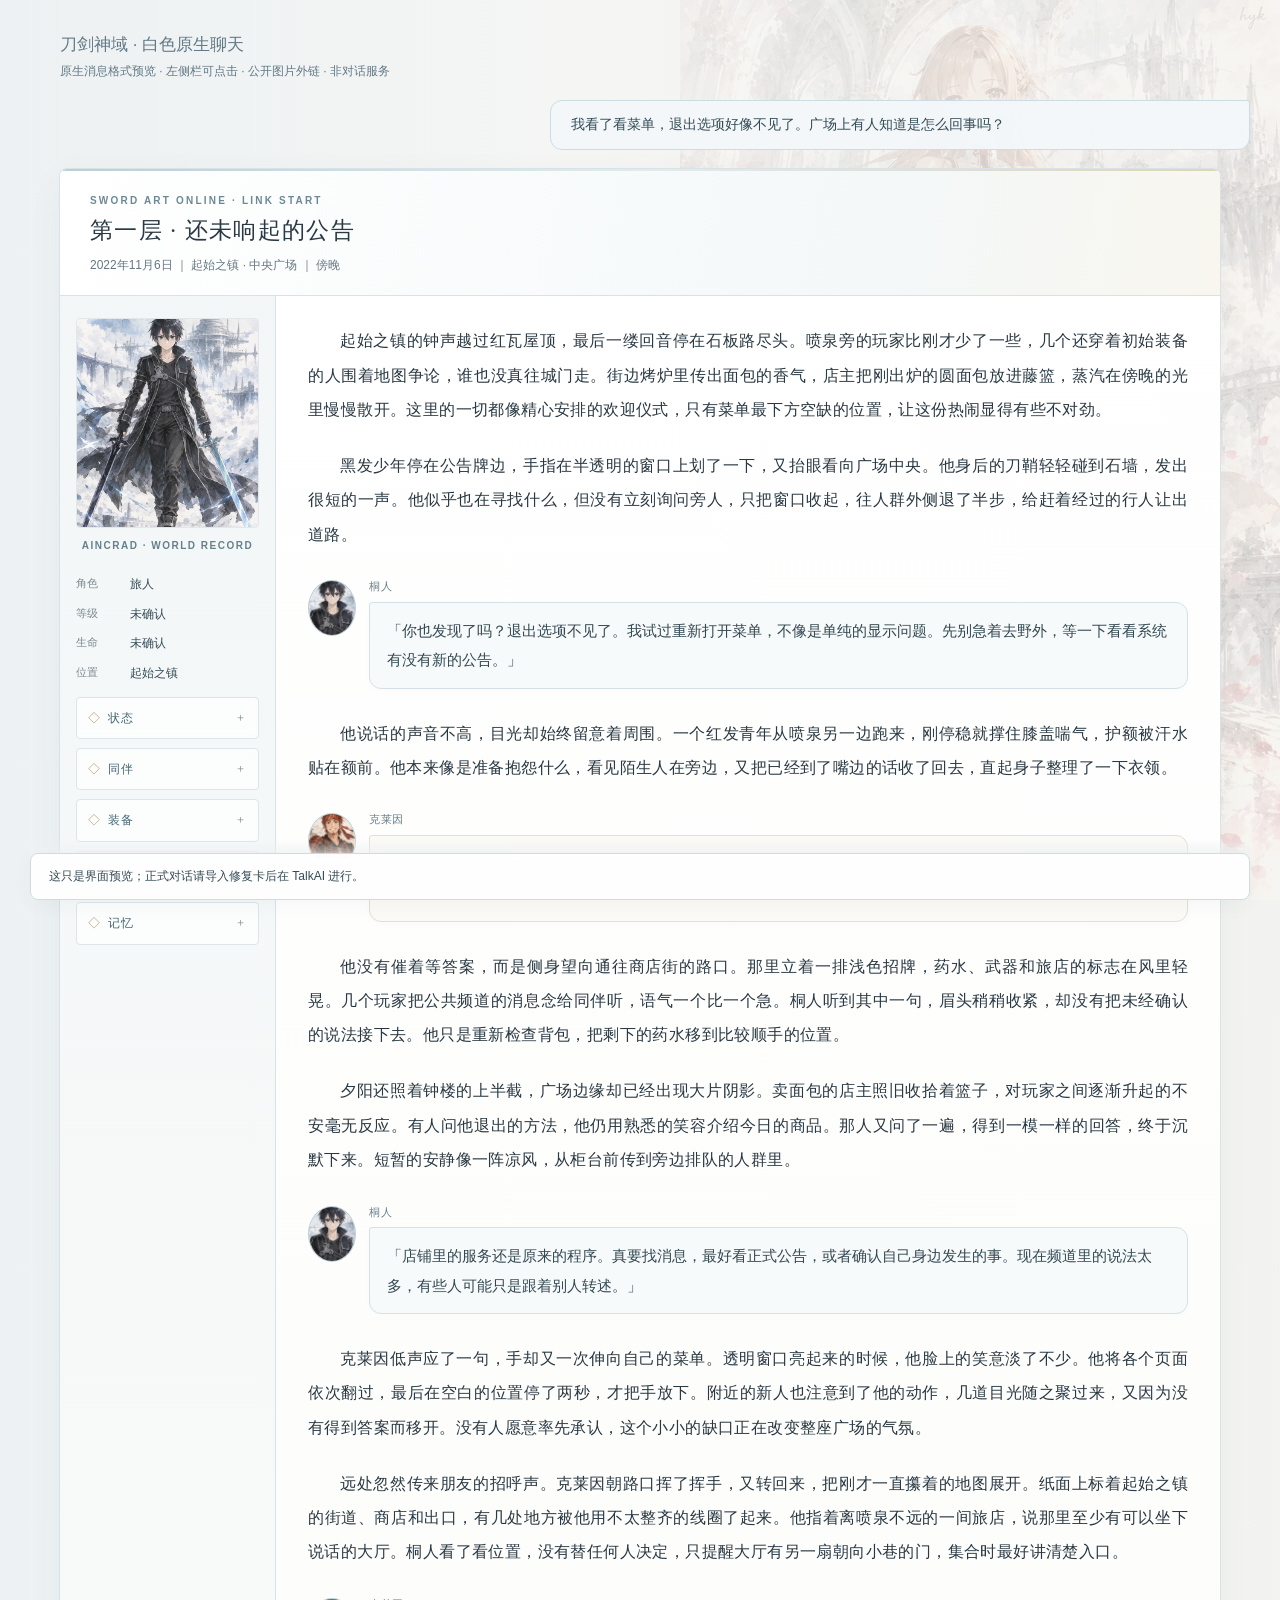
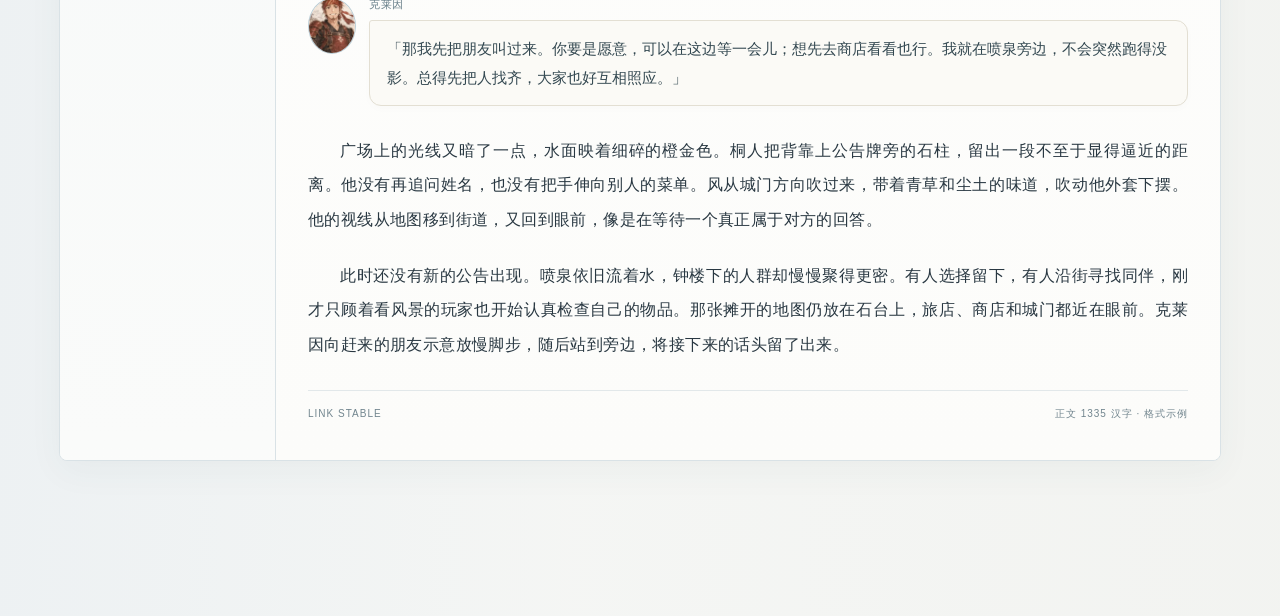
<file: white-chat-20261103/index.html>
<!doctype html><html lang="zh-CN"><head><meta charset="utf-8"><meta name="viewport" content="width=device-width,initial-scale=1"><title>刀剑神域 · 白色原生聊天预览</title><style>body{margin:0;background:#e8eef0;font-family:"Microsoft YaHei",sans-serif;color:#344c57}main{max-width:1320px;margin:auto;padding:30px 30px 70px}.preview-note{max-width:1160px;margin:0 auto 15px;font:12px/1.8 sans-serif;color:#627985}.preview-note strong{font-size:17px;font-weight:500}.is-user{max-width:700px;margin:18px 0 18px auto}.is-user>div{padding:15px 20px;font-size:14px}#prompt-input{position:sticky;bottom:0;padding:14px 0 0}#prompt-input>div{padding:14px 18px;border-radius:8px;font-size:12px}input,textarea{font:14px/1.8 sans-serif;width:100%;border:0;background:none;resize:none;box-sizing:border-box}.test-second{margin-top:40px}@media(max-width:760px){main{padding:12px 7px 35px}.preview-note{font-size:10px;padding:0 6px}}
/* SAO · 原生白色聊天。语义结构是主选择器，不依赖 class/id/脚本。 */
article:has(> header > small) {
  --sao-paper:#fcfcfa;--sao-ink:#293842;--sao-muted:#657782;--sao-line:#d9e2e6;--sao-accent:#54818e;--sao-gold:#ac8c56;
  display:grid!important;grid-template-columns:216px minmax(0,1fr);grid-template-rows:auto 1fr;
  width:100%;max-width:1160px;min-width:0;margin:12px auto 24px!important;padding:0!important;
  border:1px solid var(--sao-line)!important;border-radius:8px!important;overflow:clip;isolation:isolate;
  color:var(--sao-ink)!important;background:var(--sao-paper)!important;
  box-shadow:0 10px 35px #324f5e0c;line-height:1.9;font-family:"Microsoft YaHei","PingFang SC",sans-serif;
  animation:sao-arrive .35s ease-out;
}
article:has(> header > small) * {box-sizing:border-box;min-width:0;}
article:has(> header > small) > header {
  grid-column:1/-1;position:relative;margin:0;padding:23px 30px 19px!important;border-bottom:1px solid var(--sao-line);
  background:linear-gradient(100deg,#fff,#f4f8f9 70%,#f8f6ef);color:var(--sao-ink)!important;
}
article:has(> header > small) > header::before {content:"";position:absolute;inset:0 0 auto;height:2px;background:linear-gradient(90deg,#9dbac3,#d9e5e7 50%,#d7c69f);opacity:.7;pointer-events:none;}
article:has(> header > small) > header > small {display:block;font:600 10px/1.7 "Segoe UI",sans-serif;letter-spacing:.22em;color:#6c8993;}
article:has(> header > small) > header > h2 {margin:5px 0 6px!important;padding:0!important;font:500 23px/1.5 "Songti SC",SimSun,serif!important;letter-spacing:.06em;color:#293842!important;border:0!important;}
article:has(> header > small) > header > p {margin:0!important;font:12px/1.8 "Microsoft YaHei",sans-serif;color:#657782!important;}
article:has(> header > small) > aside {grid-column:1;grid-row:2;position:relative;padding:22px 16px 28px!important;background:linear-gradient(#f2f6f7e8,#fafbfaf5);border-right:1px solid var(--sao-line);font:12px/1.8 "Microsoft YaHei",sans-serif;color:var(--sao-ink);}
article:has(> header > small) > aside > figure {margin:0 0 19px!important;text-align:center;}
article:has(> header > small) > aside > figure > img {display:block!important;width:100%!important;height:210px!important;object-fit:cover!important;object-position:50% 18%;border-radius:4px;border:1px solid #e1e8e9;margin:0 auto 9px!important;opacity:.94;}
article:has(> header > small) > aside > figure > figcaption {font:600 10px/1.8 "Segoe UI",sans-serif;letter-spacing:.15em;color:#65818b;}
article:has(> header > small) > aside > details {margin:0 0 9px!important;border:1px solid #dce5e8!important;border-radius:4px;background:#ffffffb5;color:var(--sao-ink);}
article:has(> header > small) > aside > details > summary {list-style:none!important;cursor:pointer;padding:10px 11px!important;font:500 12px/1.7 "Microsoft YaHei",sans-serif;letter-spacing:.07em;user-select:none;color:#456773!important;transition:background .2s;}
article:has(> header > small) > aside > details > summary::-webkit-details-marker {display:none;}
article:has(> header > small) > aside > details > summary::before {content:"◇";margin-right:7px;color:var(--sao-gold);}
article:has(> header > small) > aside > details > summary::after {content:"＋";float:right;font-size:11px;color:#7f949c;}
article:has(> header > small) > aside > details[open] > summary {border-bottom:1px solid #e2e9ec;background:#edf4f5;color:#344f5a!important;}
article:has(> header > small) > aside > details[open] > summary::after {content:"−";}
article:has(> header > small) > aside > details > :not(summary) {margin:10px!important;}
article:has(> header > small) > aside p {font:12px/1.9 "Microsoft YaHei",sans-serif!important;text-indent:0!important;color:#536871!important;overflow-wrap:anywhere;}
article:has(> header > small) dl {display:grid;grid-template-columns:48px minmax(0,1fr);gap:8px 6px;}
article:has(> header > small) dt {color:#7b8990;font-size:11px;}
article:has(> header > small) dd {margin:0!important;color:#334b56;overflow-wrap:anywhere;}
article:has(> header > small) progress {display:block;width:calc(100% - 20px);height:6px;accent-color:#83a88b;border:0;background:#e5ecea;border-radius:0;overflow:hidden;}
article:has(> header > small) progress::-webkit-progress-bar {background:#e5ecea;}
article:has(> header > small) progress::-webkit-progress-value {background:linear-gradient(90deg,#b6cda7,#7d9e89);}
article:has(> header > small) aside ul {list-style:none!important;padding:0!important;}
article:has(> header > small) aside li {margin:10px 0!important;padding:0!important;line-height:1.8;overflow-wrap:anywhere;}
article:has(> header > small) aside li > img {width:38px!important;height:38px!important;object-fit:cover;object-position:50% 8%;float:left;margin:0 8px 3px 0!important;border-radius:50%;border:1px solid #c8d6dc;}
article:has(> header > small) aside li > b {display:block;font-size:12px;font-weight:500;}
article:has(> header > small) aside li > small {font-size:10px;color:#72838d;}
article:has(> header > small) > section {grid-column:2;grid-row:2;position:relative;padding:28px 32px 38px!important;color:#293842!important;background:linear-gradient(#fffffff2,#fcfcfaf5);min-width:0;overflow-wrap:anywhere;}
article:has(> header > small) > section::before {content:"";pointer-events:none;position:absolute;inset:0;background:radial-gradient(ellipse at 100% 0,#b3d8e414,transparent 48%);z-index:-1;}
article:has(> header > small) > section > p {margin:0 0 1.35em!important;font:16px/2.15 "Songti SC","STSong","SimSun",serif!important;letter-spacing:.025em;text-indent:2em;text-align:justify;color:#293842!important;}
article:has(> header > small) blockquote {display:grid!important;grid-template-columns:48px minmax(0,1fr);column-gap:13px;position:relative;margin:25px 0 28px!important;padding:0!important;border:0!important;border-radius:0!important;background:none!important;box-shadow:none!important;color:#293842!important;quotes:none;}
article:has(> header > small) blockquote::before,article:has(> header > small) blockquote::after {content:none!important;}
article:has(> header > small) blockquote > img {display:block!important;grid-column:1;grid-row:1/3;width:48px!important;height:56px!important;object-fit:cover!important;object-position:50% 8%;margin:3px 0 0!important;border:1px solid #bdcfd7!important;border-radius:50%!important;background:#eff4f6;}
article:has(> header > small) blockquote > picture {display:block;grid-column:1;grid-row:1/3;position:relative;width:48px;height:56px;margin-top:3px;border:1px solid #bdcfd7;border-radius:50%;overflow:hidden;background:#eff4f6;}
article:has(> header > small) blockquote > picture > img {position:absolute!important;display:block!important;width:144px!important;max-width:none!important;height:216px!important;left:-48px;top:-10px;object-fit:cover!important;margin:0!important;border:0!important;}
article:has(> header > small) blockquote > cite {grid-column:2;display:block;font:500 11px/1.8 "Microsoft YaHei",sans-serif!important;letter-spacing:.05em;color:#687f89!important;margin:0 0 5px!important;}
article:has(> header > small) blockquote > p {grid-column:2;margin:0!important;padding:13px 17px!important;background:#f7fafb!important;border:1px solid #d5e1e6!important;border-radius:3px 12px 12px 12px;font:15px/1.95 "Microsoft YaHei",sans-serif!important;color:#334851!important;text-indent:0!important;box-shadow:0 3px 9px #344f5b04;}
article:has(> header > small) blockquote:nth-of-type(even) > p {background:#fbfaf6!important;border-color:#e3dfd3!important;}
article:has(> header > small) blockquote > p::before {content:none!important;}
article:has(> header > small) section > figure {margin:24px 0!important;}
article:has(> header > small) section > figure > img {width:100%;max-height:340px;object-fit:cover;object-position:50% 25%;border-radius:4px;opacity:.9;}
article:has(> header > small) section > figure > figcaption {font-size:11px;color:#798990;text-align:center;}
article:has(> header > small) section > footer {display:flex;justify-content:space-between;gap:10px;margin-top:28px;padding-top:14px;border-top:1px solid #e2e8ea;color:#71858e;font:10px/1.7 "Segoe UI","Microsoft YaHei",sans-serif;letter-spacing:.1em;}
article:has(> header > small) a {color:#426f7e!important;text-underline-offset:3px;}
article:has(> header > small) summary:focus-visible {outline:2px solid #658b99;outline-offset:2px;}
article:has(> header > small) summary:hover {background:#eaf1f3;}
/* 原生宿主：只在含本主题消息时扩宽，不劫持菜单、编辑器与其他卡。 */
.max-w-2xl:has(article > header > small) {max-width:1160px!important;}
.is-assistant:has(article > header > small) {width:100%!important;max-width:100%!important;}
.is-assistant:has(article > header > small) > div {background:transparent!important;border:0!important;box-shadow:none!important;padding:0!important;max-width:100%!important;}
.custom-styles:has(article > header > small) {background:linear-gradient(90deg,#edf1f3d9,#f5f6f4ed 45%,#f4f4f0b8),url("https://hykhxy.github.io/sao-utils2-online/g/02.webp") right center/auto 100vh fixed no-repeat,#eef2f3!important;}
.custom-styles:has(article > header > small) #prompt-input {background:linear-gradient(transparent,#f0f3f4 35%)!important;color:#344b55;}
.custom-styles:has(article > header > small) #prompt-input textarea {color:#344b55!important;caret-color:#54818e;}
.custom-styles:has(article > header > small) #prompt-input [data-slot="input-group"] {background:#fffffff2!important;border:1px solid #cedce2!important;box-shadow:0 5px 20px #38505c0b!important;}
.custom-styles:has(article > header > small) .is-user > div:first-child {background:#f4f8faf2!important;border:1px solid #cddce3!important;color:#344b55!important;box-shadow:none!important;border-radius:12px 3px 12px 12px!important;}
/* 旧楼层兼容：历史内容仍显示，后续楼层改用新语义结构。 */
.sao-reply {color:#293842!important;background:#fcfcfa!important;border:1px solid #d9e2e6;border-radius:6px;padding:18px!important;font:15px/2 "Microsoft YaHei",sans-serif;}
.sao-reply .sao-think {display:none!important;}
.sao-reply .sao-hud {padding:14px;background:#eef4f5;color:#344b55;}
.sao-reply .sao-nav {display:flex;flex-wrap:wrap;gap:10px;margin:12px 0;}
.sao-reply .sao-pn {display:block!important;margin:16px 0;color:#293842!important;}
.sao-reply .sao-pn:not([data-p="0"]) {padding:14px;border-top:1px solid #d9e2e6;font-size:12px;}
@keyframes sao-arrive {from {opacity:.65;transform:translateY(3px);}to {opacity:1;transform:translateY(0);}}
@media (max-width:760px) {
  article:has(> header > small) {grid-template-columns:64px minmax(0,1fr);border-radius:5px;}
  article:has(> header > small) > header {padding:17px 16px 14px!important;}
  article:has(> header > small) > header > h2 {font-size:20px!important;}
  article:has(> header > small) > header > small {font-size:8px;letter-spacing:.13em;}
  article:has(> header > small) > header > p {font-size:10px;}
  article:has(> header > small) > aside {padding:15px 6px!important;overflow:visible;}
  article:has(> header > small) > aside > figure > img {height:58px!important;object-position:50% 8%;}
  article:has(> header > small) > aside > figure > figcaption {font-size:7px;letter-spacing:0;}
  article:has(> header > small) > aside > dl {display:none;}
  article:has(> header > small) > aside > details {position:static;}
  article:has(> header > small) > aside > details > summary {padding:10px 0!important;font-size:10px;letter-spacing:0;text-align:center;}
  article:has(> header > small) > aside > details > summary::before,article:has(> header > small) > aside > details > summary::after {content:none;}
  article:has(> header > small) > aside > details[open] {position:relative;z-index:5;}
  article:has(> header > small) > aside > details[open] > :not(summary) {position:relative;width:clamp(190px,60vw,300px);margin:0!important;padding:12px!important;left:51px;background:#fcfdfd;border:1px solid #d5e1e6;box-shadow:6px 8px 20px #263b4a12;}
  article:has(> header > small) > aside > details[open] > :not(summary) + :not(summary) {border-top:0;box-shadow:none;}
  article:has(> header > small) > aside > details[open] > progress {box-sizing:border-box;height:7px;padding:0!important;}
  article:has(> header > small) > section {padding:19px 15px 26px!important;}
  article:has(> header > small) > section > p {font-size:15px!important;line-height:2.1!important;text-align:left;}
  article:has(> header > small) blockquote {grid-template-columns:32px minmax(0,1fr);column-gap:8px;margin:19px 0 23px!important;}
  article:has(> header > small) blockquote > img {width:32px!important;height:38px!important;}
  article:has(> header > small) blockquote > picture {width:32px;height:38px;}
  article:has(> header > small) blockquote > picture > img {width:96px!important;height:144px!important;left:-32px;top:-7px;}
  article:has(> header > small) blockquote > p {font-size:14px!important;padding:10px 11px!important;line-height:1.95!important;}
}
@media (prefers-reduced-motion:reduce) {article:has(> header > small),article:has(> header > small) * {animation:none!important;transition:none!important;scroll-behavior:auto!important;}}
@media print {article:has(> header > small) {display:block!important;box-shadow:none;}article:has(> header > small) > aside {display:none;}}
</style></head><body><div class="custom-styles"><main><div class="preview-note"><strong>刀剑神域 · 白色原生聊天</strong><br>原生消息格式预览 · 左侧栏可点击 · 公开图片外链 · 非对话服务</div><div class="is-user"><div>我看了看菜单，退出选项好像不见了。广场上有人知道是怎么回事吗？</div></div><div class="is-assistant"><div><link rel="preload" as="image" href="https://hykhxy.github.io/sao-utils2-online/g/01.webp"/><article>
<header><small>SWORD ART ONLINE · LINK START</small><h2>第一层 · 还未响起的公告</h2><p>2022年11月6日 ｜ 起始之镇 · 中央广场 ｜ 傍晚</p></header>
<aside>
<figure><img src="https://hykhxy.github.io/sao-utils2-online/g/01.webp" alt="桐人立绘"/><figcaption>AINCRAD · WORLD RECORD</figcaption></figure>
<dl><dt>角色</dt><dd>旅人</dd><dt>等级</dt><dd>未确认</dd><dt>生命</dt><dd>未确认</dd><dt>位置</dt><dd>起始之镇</dd></dl>
<details name="rili-details:preview-0:sao-side"><summary>状态</summary><dl><dt>身份</dt><dd>未确认</dd><dt>体力</dt><dd>未确认</dd><dt>货币</dt><dd>未确认</dd></dl><p>系统数据尚未确认，等待玩家实际查看。</p></details>
<details name="rili-details:preview-0:sao-side"><summary>同伴</summary><ul><li><img src="https://hykhxy.github.io/sao-utils2-online/g/01.webp" alt="桐人"/><b>桐人</b><small>初次相遇 · 留意公告</small></li></ul></details>
<details name="rili-details:preview-0:sao-side"><summary>装备</summary><dl><dt>武器</dt><dd>未确认</dd><dt>技能</dt><dd>未确认</dd></dl></details>
<details name="rili-details:preview-0:sao-side"><summary>事件</summary><p>等待正式公告；克莱因正在联系朋友。</p></details>
<details name="rili-details:preview-0:sao-side"><summary>记忆</summary><p>短期 0/7 · 长期 0/7 · 永久 0 条</p><p>本轮为格式示例，不写入正式记忆。</p></details>
</aside>
<section>
<p>起始之镇的钟声越过红瓦屋顶，最后一缕回音停在石板路尽头。喷泉旁的玩家比刚才少了一些，几个还穿着初始装备的人围着地图争论，谁也没真往城门走。街边烤炉里传出面包的香气，店主把刚出炉的圆面包放进藤篮，蒸汽在傍晚的光里慢慢散开。这里的一切都像精心安排的欢迎仪式，只有菜单最下方空缺的位置，让这份热闹显得有些不对劲。</p>
<p>黑发少年停在公告牌边，手指在半透明的窗口上划了一下，又抬眼看向广场中央。他身后的刀鞘轻轻碰到石墙，发出很短的一声。他似乎也在寻找什么，但没有立刻询问旁人，只把窗口收起，往人群外侧退了半步，给赶着经过的行人让出道路。</p>
<blockquote><picture><img src="https://hykhxy.github.io/sao-utils2-online/g/01.webp" alt="桐人"/></picture><cite>桐人</cite><p>「你也发现了吗？退出选项不见了。我试过重新打开菜单，不像是单纯的显示问题。先别急着去野外，等一下看看系统有没有新的公告。」</p></blockquote>
<p>他说话的声音不高，目光却始终留意着周围。一个红发青年从喷泉另一边跑来，刚停稳就撑住膝盖喘气，护额被汗水贴在额前。他本来像是准备抱怨什么，看见陌生人在旁边，又把已经到了嘴边的话收了回去，直起身子整理了一下衣领。</p>
<blockquote><picture><img src="https://hykhxy.github.io/sao-utils2-online/g/11.webp" alt="克莱因"/></picture><cite>克莱因</cite><p>「广场那头也是一样。有个人还说是开服活动，可活动总得有个说明吧？我跟朋友约好了集合，他们现在还在找路。对了，我叫克莱因，你怎么称呼？」</p></blockquote>
<p>他没有催着等答案，而是侧身望向通往商店街的路口。那里立着一排浅色招牌，药水、武器和旅店的标志在风里轻晃。几个玩家把公共频道的消息念给同伴听，语气一个比一个急。桐人听到其中一句，眉头稍稍收紧，却没有把未经确认的说法接下去。他只是重新检查背包，把剩下的药水移到比较顺手的位置。</p>
<p>夕阳还照着钟楼的上半截，广场边缘却已经出现大片阴影。卖面包的店主照旧收拾着篮子，对玩家之间逐渐升起的不安毫无反应。有人问他退出的方法，他仍用熟悉的笑容介绍今日的商品。那人又问了一遍，得到一模一样的回答，终于沉默下来。短暂的安静像一阵凉风，从柜台前传到旁边排队的人群里。</p>
<blockquote><picture><img src="https://hykhxy.github.io/sao-utils2-online/g/01.webp" alt="桐人"/></picture><cite>桐人</cite><p>「店铺里的服务还是原来的程序。真要找消息，最好看正式公告，或者确认自己身边发生的事。现在频道里的说法太多，有些人可能只是跟着别人转述。」</p></blockquote>
<p>克莱因低声应了一句，手却又一次伸向自己的菜单。透明窗口亮起来的时候，他脸上的笑意淡了不少。他将各个页面依次翻过，最后在空白的位置停了两秒，才把手放下。附近的新人也注意到了他的动作，几道目光随之聚过来，又因为没有得到答案而移开。没有人愿意率先承认，这个小小的缺口正在改变整座广场的气氛。</p>
<p>远处忽然传来朋友的招呼声。克莱因朝路口挥了挥手，又转回来，把刚才一直攥着的地图展开。纸面上标着起始之镇的街道、商店和出口，有几处地方被他用不太整齐的线圈了起来。他指着离喷泉不远的一间旅店，说那里至少有可以坐下说话的大厅。桐人看了看位置，没有替任何人决定，只提醒大厅有另一扇朝向小巷的门，集合时最好讲清楚入口。</p>
<blockquote><picture><img src="https://hykhxy.github.io/sao-utils2-online/g/11.webp" alt="克莱因"/></picture><cite>克莱因</cite><p>「那我先把朋友叫过来。你要是愿意，可以在这边等一会儿；想先去商店看看也行。我就在喷泉旁边，不会突然跑得没影。总得先把人找齐，大家也好互相照应。」</p></blockquote>
<p>广场上的光线又暗了一点，水面映着细碎的橙金色。桐人把背靠上公告牌旁的石柱，留出一段不至于显得逼近的距离。他没有再追问姓名，也没有把手伸向别人的菜单。风从城门方向吹过来，带着青草和尘土的味道，吹动他外套下摆。他的视线从地图移到街道，又回到眼前，像是在等待一个真正属于对方的回答。</p>
<p>此时还没有新的公告出现。喷泉依旧流着水，钟楼下的人群却慢慢聚得更密。有人选择留下，有人沿街寻找同伴，刚才只顾着看风景的玩家也开始认真检查自己的物品。那张摊开的地图仍放在石台上，旅店、商店和城门都近在眼前。克莱因向赶来的朋友示意放慢脚步，随后站到旁边，将接下来的话头留了出来。</p>
<footer><span>LINK STABLE</span><span>正文 1335 汉字 · 格式示例</span></footer></section></article></div></div><div id="prompt-input"><div data-slot="input-group">这只是界面预览；正式对话请导入修复卡后在 TalkAI 进行。</div></div></main></div></body></html>
</file>
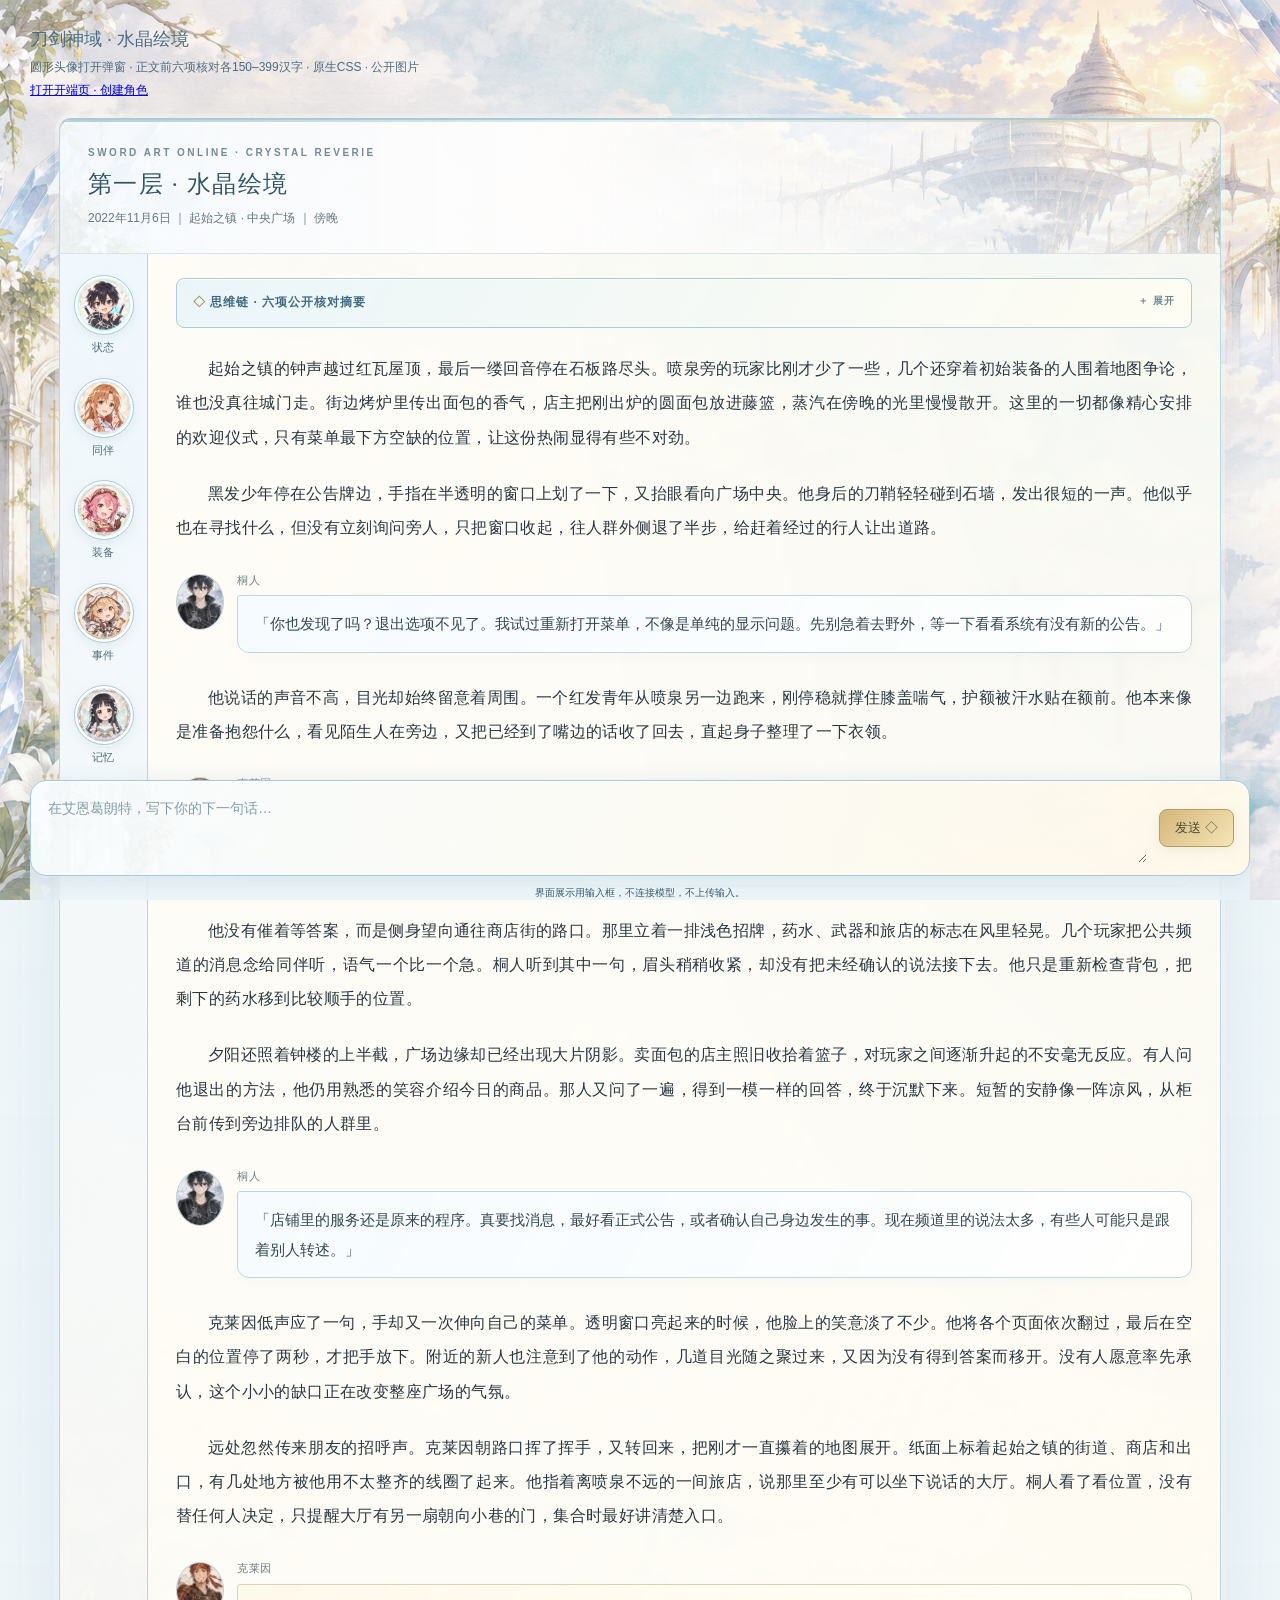
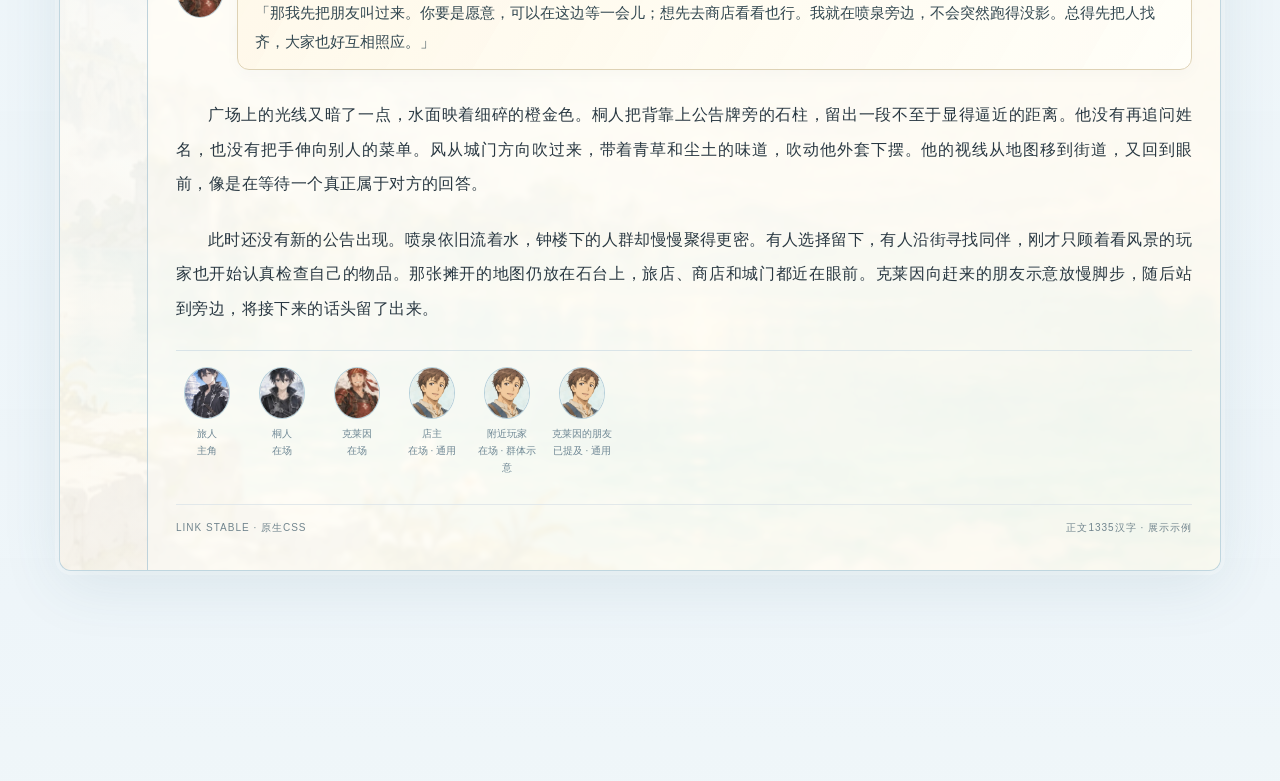
<file: white-chat-v2/index.html>
<!doctype html><html lang="zh-CN"><head><meta charset="utf-8"><meta name="viewport" content="width=device-width,initial-scale=1"><title>SAO · 水晶绘境V2</title><style>body{margin:0;background:#edf5f8;color:#36536a;font-family:"Microsoft YaHei",sans-serif}main{max-width:1220px;margin:auto;padding:22px 28px 40px}.note{font:12px/1.9 sans-serif;color:#496d80;margin:0 0 16px}.note strong{font-size:18px;font-weight:500}#prompt-input{position:sticky;bottom:0;padding:12px 0 0;z-index:40}#prompt-input form{padding:12px 15px;display:flex;gap:12px;align-items:center}#prompt-input textarea{flex:1;min-width:0;min-height:70px;resize:vertical;border:0;outline:0;background:transparent;box-sizing:border-box}#prompt-input button{padding:9px 15px;cursor:pointer}.demo-space{height:35px}@media(max-width:760px){main{padding:12px 7px 25px}.note{font-size:10px}.note strong{font-size:15px}#prompt-input form{padding:10px}#prompt-input button{padding:8px}}
/* SAO · 原生白色聊天。语义结构是主选择器，不依赖 class/id/脚本。 */
article:has(> header > small) {
  --sao-paper:#fcfcfa;--sao-ink:#293842;--sao-muted:#657782;--sao-line:#d9e2e6;--sao-accent:#54818e;--sao-gold:#ac8c56;
  display:grid!important;grid-template-columns:216px minmax(0,1fr);grid-template-rows:auto 1fr;
  width:100%;max-width:1160px;min-width:0;margin:12px auto 24px!important;padding:0!important;
  border:1px solid var(--sao-line)!important;border-radius:8px!important;overflow:clip;isolation:isolate;
  color:var(--sao-ink)!important;background:var(--sao-paper)!important;
  box-shadow:0 10px 35px #324f5e0c;line-height:1.9;font-family:"Microsoft YaHei","PingFang SC",sans-serif;
  animation:sao-arrive .35s ease-out;
}
article:has(> header > small) * {box-sizing:border-box;min-width:0;}
article:has(> header > small) > header {
  grid-column:1/-1;position:relative;margin:0;padding:23px 30px 19px!important;border-bottom:1px solid var(--sao-line);
  background:linear-gradient(100deg,#fff,#f4f8f9 70%,#f8f6ef);color:var(--sao-ink)!important;
}
article:has(> header > small) > header::before {content:"";position:absolute;inset:0 0 auto;height:2px;background:linear-gradient(90deg,#9dbac3,#d9e5e7 50%,#d7c69f);opacity:.7;pointer-events:none;}
article:has(> header > small) > header > small {display:block;font:600 10px/1.7 "Segoe UI",sans-serif;letter-spacing:.22em;color:#6c8993;}
article:has(> header > small) > header > h2 {margin:5px 0 6px!important;padding:0!important;font:500 23px/1.5 "Songti SC",SimSun,serif!important;letter-spacing:.06em;color:#293842!important;border:0!important;}
article:has(> header > small) > header > p {margin:0!important;font:12px/1.8 "Microsoft YaHei",sans-serif;color:#657782!important;}
article:has(> header > small) > aside {grid-column:1;grid-row:2;position:relative;padding:22px 16px 28px!important;background:linear-gradient(#f2f6f7e8,#fafbfaf5);border-right:1px solid var(--sao-line);font:12px/1.8 "Microsoft YaHei",sans-serif;color:var(--sao-ink);}
article:has(> header > small) > aside > figure {margin:0 0 19px!important;text-align:center;}
article:has(> header > small) > aside > figure > img {display:block!important;width:100%!important;height:210px!important;object-fit:cover!important;object-position:50% 18%;border-radius:4px;border:1px solid #e1e8e9;margin:0 auto 9px!important;opacity:.94;}
article:has(> header > small) > aside > figure > figcaption {font:600 10px/1.8 "Segoe UI",sans-serif;letter-spacing:.15em;color:#65818b;}
article:has(> header > small) > aside > details {margin:0 0 9px!important;border:1px solid #dce5e8!important;border-radius:4px;background:#ffffffb5;color:var(--sao-ink);}
article:has(> header > small) > aside > details > summary {list-style:none!important;cursor:pointer;padding:10px 11px!important;font:500 12px/1.7 "Microsoft YaHei",sans-serif;letter-spacing:.07em;user-select:none;color:#456773!important;transition:background .2s;}
article:has(> header > small) > aside > details > summary::-webkit-details-marker {display:none;}
article:has(> header > small) > aside > details > summary::before {content:"◇";margin-right:7px;color:var(--sao-gold);}
article:has(> header > small) > aside > details > summary::after {content:"＋";float:right;font-size:11px;color:#7f949c;}
article:has(> header > small) > aside > details[open] > summary {border-bottom:1px solid #e2e9ec;background:#edf4f5;color:#344f5a!important;}
article:has(> header > small) > aside > details[open] > summary::after {content:"−";}
article:has(> header > small) > aside > details > :not(summary) {margin:10px!important;}
article:has(> header > small) > aside p {font:12px/1.9 "Microsoft YaHei",sans-serif!important;text-indent:0!important;color:#536871!important;overflow-wrap:anywhere;}
article:has(> header > small) dl {display:grid;grid-template-columns:48px minmax(0,1fr);gap:8px 6px;}
article:has(> header > small) dt {color:#7b8990;font-size:11px;}
article:has(> header > small) dd {margin:0!important;color:#334b56;overflow-wrap:anywhere;}
article:has(> header > small) progress {display:block;width:calc(100% - 20px);height:6px;accent-color:#83a88b;border:0;background:#e5ecea;border-radius:0;overflow:hidden;}
article:has(> header > small) progress::-webkit-progress-bar {background:#e5ecea;}
article:has(> header > small) progress::-webkit-progress-value {background:linear-gradient(90deg,#b6cda7,#7d9e89);}
article:has(> header > small) aside ul {list-style:none!important;padding:0!important;}
article:has(> header > small) aside li {margin:10px 0!important;padding:0!important;line-height:1.8;overflow-wrap:anywhere;}
article:has(> header > small) aside li > img {width:38px!important;height:38px!important;object-fit:cover;object-position:50% 8%;float:left;margin:0 8px 3px 0!important;border-radius:50%;border:1px solid #c8d6dc;}
article:has(> header > small) aside li > b {display:block;font-size:12px;font-weight:500;}
article:has(> header > small) aside li > small {font-size:10px;color:#72838d;}
article:has(> header > small) > section {grid-column:2;grid-row:2;position:relative;padding:28px 32px 38px!important;color:#293842!important;background:linear-gradient(#fffffff2,#fcfcfaf5);min-width:0;overflow-wrap:anywhere;}
article:has(> header > small) > section::before {content:"";pointer-events:none;position:absolute;inset:0;background:radial-gradient(ellipse at 100% 0,#b3d8e414,transparent 48%);z-index:-1;}
article:has(> header > small) > section > p {margin:0 0 1.35em!important;font:16px/2.15 "Songti SC","STSong","SimSun",serif!important;letter-spacing:.025em;text-indent:2em;text-align:justify;color:#293842!important;}
article:has(> header > small) blockquote {display:grid!important;grid-template-columns:48px minmax(0,1fr);column-gap:13px;position:relative;margin:25px 0 28px!important;padding:0!important;border:0!important;border-radius:0!important;background:none!important;box-shadow:none!important;color:#293842!important;quotes:none;}
article:has(> header > small) blockquote::before,article:has(> header > small) blockquote::after {content:none!important;}
article:has(> header > small) blockquote > img {display:block!important;grid-column:1;grid-row:1/3;width:48px!important;height:56px!important;object-fit:cover!important;object-position:50% 8%;margin:3px 0 0!important;border:1px solid #bdcfd7!important;border-radius:50%!important;background:#eff4f6;}
article:has(> header > small) blockquote > picture {display:block;grid-column:1;grid-row:1/3;position:relative;width:48px;height:56px;margin-top:3px;border:1px solid #bdcfd7;border-radius:50%;overflow:hidden;background:#eff4f6;}
article:has(> header > small) blockquote > picture > img {position:absolute!important;display:block!important;width:144px!important;max-width:none!important;height:216px!important;left:-48px;top:-10px;object-fit:cover!important;margin:0!important;border:0!important;}
article:has(> header > small) blockquote > cite {grid-column:2;display:block;font:500 11px/1.8 "Microsoft YaHei",sans-serif!important;letter-spacing:.05em;color:#687f89!important;margin:0 0 5px!important;}
article:has(> header > small) blockquote > p {grid-column:2;margin:0!important;padding:13px 17px!important;background:#f7fafb!important;border:1px solid #d5e1e6!important;border-radius:3px 12px 12px 12px;font:15px/1.95 "Microsoft YaHei",sans-serif!important;color:#334851!important;text-indent:0!important;box-shadow:0 3px 9px #344f5b04;}
article:has(> header > small) blockquote:nth-of-type(even) > p {background:#fbfaf6!important;border-color:#e3dfd3!important;}
article:has(> header > small) blockquote > p::before {content:none!important;}
article:has(> header > small) section > figure {margin:24px 0!important;}
article:has(> header > small) section > figure > img {width:100%;max-height:340px;object-fit:cover;object-position:50% 25%;border-radius:4px;opacity:.9;}
article:has(> header > small) section > figure > figcaption {font-size:11px;color:#798990;text-align:center;}
article:has(> header > small) section > footer {display:flex;justify-content:space-between;gap:10px;margin-top:28px;padding-top:14px;border-top:1px solid #e2e8ea;color:#71858e;font:10px/1.7 "Segoe UI","Microsoft YaHei",sans-serif;letter-spacing:.1em;}
article:has(> header > small) a {color:#426f7e!important;text-underline-offset:3px;}
article:has(> header > small) summary:focus-visible {outline:2px solid #658b99;outline-offset:2px;}
article:has(> header > small) summary:hover {background:#eaf1f3;}
/* 原生宿主：只在含本主题消息时扩宽，不劫持菜单、编辑器与其他卡。 */
.max-w-2xl:has(article > header > small) {max-width:1160px!important;}
.is-assistant:has(article > header > small) {width:100%!important;max-width:100%!important;}
.is-assistant:has(article > header > small) > div {background:transparent!important;border:0!important;box-shadow:none!important;padding:0!important;max-width:100%!important;}
.custom-styles:has(article > header > small) {background:linear-gradient(90deg,#edf1f3d9,#f5f6f4ed 45%,#f4f4f0b8),url("https://hykhxy.github.io/sao-utils2-online/g/02.webp") right center/auto 100vh fixed no-repeat,#eef2f3!important;}
.custom-styles:has(article > header > small) #prompt-input {background:linear-gradient(transparent,#f0f3f4 35%)!important;color:#344b55;}
.custom-styles:has(article > header > small) #prompt-input textarea {color:#344b55!important;caret-color:#54818e;}
.custom-styles:has(article > header > small) #prompt-input [data-slot="input-group"] {background:#fffffff2!important;border:1px solid #cedce2!important;box-shadow:0 5px 20px #38505c0b!important;}
.custom-styles:has(article > header > small) .is-user > div:first-child {background:#f4f8faf2!important;border:1px solid #cddce3!important;color:#344b55!important;box-shadow:none!important;border-radius:12px 3px 12px 12px!important;}
/* 旧楼层兼容：历史内容仍显示，后续楼层改用新语义结构。 */
.sao-reply {color:#293842!important;background:#fcfcfa!important;border:1px solid #d9e2e6;border-radius:6px;padding:18px!important;font:15px/2 "Microsoft YaHei",sans-serif;}
.sao-reply .sao-think {display:none!important;}
.sao-reply .sao-hud {padding:14px;background:#eef4f5;color:#344b55;}
.sao-reply .sao-nav {display:flex;flex-wrap:wrap;gap:10px;margin:12px 0;}
.sao-reply .sao-pn {display:block!important;margin:16px 0;color:#293842!important;}
.sao-reply .sao-pn:not([data-p="0"]) {padding:14px;border-top:1px solid #d9e2e6;font-size:12px;}
@keyframes sao-arrive {from {opacity:.65;transform:translateY(3px);}to {opacity:1;transform:translateY(0);}}
@media (max-width:760px) {
  article:has(> header > small) {grid-template-columns:64px minmax(0,1fr);border-radius:5px;}
  article:has(> header > small) > header {padding:17px 16px 14px!important;}
  article:has(> header > small) > header > h2 {font-size:20px!important;}
  article:has(> header > small) > header > small {font-size:8px;letter-spacing:.13em;}
  article:has(> header > small) > header > p {font-size:10px;}
  article:has(> header > small) > aside {padding:15px 6px!important;overflow:visible;}
  article:has(> header > small) > aside > figure > img {height:58px!important;object-position:50% 8%;}
  article:has(> header > small) > aside > figure > figcaption {font-size:7px;letter-spacing:0;}
  article:has(> header > small) > aside > dl {display:none;}
  article:has(> header > small) > aside > details {position:static;}
  article:has(> header > small) > aside > details > summary {padding:10px 0!important;font-size:10px;letter-spacing:0;text-align:center;}
  article:has(> header > small) > aside > details > summary::before,article:has(> header > small) > aside > details > summary::after {content:none;}
  article:has(> header > small) > aside > details[open] {position:relative;z-index:5;}
  article:has(> header > small) > aside > details[open] > :not(summary) {position:relative;width:clamp(190px,60vw,300px);margin:0!important;padding:12px!important;left:51px;background:#fcfdfd;border:1px solid #d5e1e6;box-shadow:6px 8px 20px #263b4a12;}
  article:has(> header > small) > aside > details[open] > :not(summary) + :not(summary) {border-top:0;box-shadow:none;}
  article:has(> header > small) > aside > details[open] > progress {box-sizing:border-box;height:7px;padding:0!important;}
  article:has(> header > small) > section {padding:19px 15px 26px!important;}
  article:has(> header > small) > section > p {font-size:15px!important;line-height:2.1!important;text-align:left;}
  article:has(> header > small) blockquote {grid-template-columns:32px minmax(0,1fr);column-gap:8px;margin:19px 0 23px!important;}
  article:has(> header > small) blockquote > img {width:32px!important;height:38px!important;}
  article:has(> header > small) blockquote > picture {width:32px;height:38px;}
  article:has(> header > small) blockquote > picture > img {width:96px!important;height:144px!important;left:-32px;top:-7px;}
  article:has(> header > small) blockquote > p {font-size:14px!important;padding:10px 11px!important;line-height:1.95!important;}
}
@media (prefers-reduced-motion:reduce) {article:has(> header > small),article:has(> header > small) * {animation:none!important;transition:none!important;scroll-behavior:auto!important;}}
@media print {article:has(> header > small) {display:block!important;box-shadow:none;}article:has(> header > small) > aside {display:none;}}

/* v2 水晶绘境：原生语义HTML + details，不依赖消息脚本。 */
article:has(> header > small) {
 position:relative;grid-template-columns:88px minmax(0,1fr);background:linear-gradient(110deg,#ffffffb0,#f9ffffa0 55%,#fff6df80),url("https://hykhxy.github.io/sao-utils2-online/white-chat-v2/assets/background.png") center top/cover no-repeat!important;
 border:1px solid #c0d6df!important;border-top:2px solid #aacad6!important;border-radius:12px!important;overflow:clip;box-shadow:0 15px 60px #2f63751a,0 0 0 4px #ffffff55,inset 0 0 30px #fff9e740;
}
article:has(> header > small) > header {background:linear-gradient(90deg,#f6fbffe8,#ffffffe0 40%,#edf7fa70),url("https://hykhxy.github.io/sao-utils2-online/white-chat-v2/assets/background.png") 100% 18%/cover no-repeat;padding:24px 28px!important;}
article:has(> header > small) > header > h2 {font-size:24px!important;color:#315669!important;text-shadow:0 1px 0 #fff;}
article:has(> header > small) > header > small {color:#728b99;letter-spacing:.25em;}
article:has(> header > small) > aside {position:static;padding:18px 8px!important;background:linear-gradient(#ebf7ffbf,#fffaf0b0);border-right:1px solid #bed2db;}
article:has(> header > small) > aside > details {position:static!important;border:0!important;background:none!important;margin:0 0 15px!important;}
article:has(> header > small) > aside > details > summary {position:relative;z-index:25;display:flex;flex-direction:column;align-items:center;gap:5px;list-style:none!important;padding:4px 0!important;border:0!important;background:none!important;font:11px/1.5 "Microsoft YaHei",sans-serif;text-align:center;letter-spacing:.06em;cursor:pointer;color:#4d6d7d!important;}
article:has(> header > small) > aside > details > summary::before,article:has(> header > small) > aside > details > summary::after {content:none!important;}
article:has(> header > small) > aside > details > summary > img {display:block!important;width:58px!important;height:58px!important;max-width:none;border-radius:50%;object-fit:cover;margin:0!important;border:2px solid #ffffff!important;outline:1px solid #abcad6;box-shadow:0 3px 12px #416b7b1c;transition:transform .2s,box-shadow .2s;}
article:has(> header > small) > aside > details[open] > summary > img,article:has(> header > small) > aside > details > summary:hover > img {transform:translateY(-2px);outline-color:#a58a4c;box-shadow:0 0 0 4px #d4be8330,0 5px 14px #416b7b25;}
article:has(> header > small) > section {padding:24px 28px 34px!important;background:#fffdf5c9!important;backdrop-filter:blur(2px);}
/* 正文前六项公开核对摘要 */
article:has(> header > small) > section > details:first-child {margin:0 0 24px!important;border:1px solid #aecbd7;border-radius:8px;background:linear-gradient(120deg,#e7f4f9d9,#fffdf2e6);box-shadow:inset 0 1px 0 #fff;overflow:hidden;}
article:has(> header > small) > section > details:first-child > summary {list-style:none;cursor:pointer;padding:13px 16px;font:600 12px/1.8 "Microsoft YaHei",sans-serif;color:#3f6a80;letter-spacing:.08em;}
article:has(> header > small) > section > details:first-child > summary::before {content:"◇ ";color:#a88e56;}
article:has(> header > small) > section > details:first-child > summary::after {content:"　＋ 展开";float:right;font-size:10px;color:#6a8795;}
article:has(> header > small) > section > details:first-child[open] > summary::after {content:"　− 收起";}
article:has(> header > small) > section > details:first-child > ol {list-style:none;counter-reset:audit;margin:0!important;padding:0 16px 16px!important;}
article:has(> header > small) > section > details:first-child > ol > li {counter-increment:audit;margin:0!important;padding:15px 0 0!important;border-top:1px solid #c8dce4;}
article:has(> header > small) > section > details:first-child > ol > li > b {font:600 12px/1.6 "Microsoft YaHei",sans-serif;color:#47738b;}
article:has(> header > small) > section > details:first-child > ol > li > b::before {content:"0" counter(audit) " / ";color:#a48b52;}
article:has(> header > small) > section > details:first-child > ol > li > p {font:13px/2 "Microsoft YaHei",sans-serif;color:#526a75;text-indent:0;margin:9px 0 15px!important;}
/* 点击圆头像后，弹窗锚在当前消息内；不使用遮挡整个网站的fixed层。 */
article:has(> header > small) > aside > details[open]::before {content:"";position:absolute;inset:118px 0 0 88px;background:#e6f0f78f;backdrop-filter:blur(4px);z-index:18;pointer-events:none;}
article:has(> header > small) > aside > details[open] > section {position:absolute!important;z-index:20;top:138px;left:104px;right:20px;width:auto!important;max-height:min(660px,calc(100vh - 380px));overflow:auto;display:grid;grid-template-columns:1fr;gap:0 22px;margin:0!important;padding:20px!important;border:1px solid #adc8d5;border-radius:12px;background:linear-gradient(#fcfffff5,#fffaf0f7);box-shadow:0 18px 55px #2851662b;font:13px/1.9 "Microsoft YaHei",sans-serif;color:#344e5e;overscroll-behavior:contain;}
article:has(> header > small) > aside > details[open] > section:has(> figure) {grid-template-columns:220px minmax(0,1fr);}
article:has(> header > small) > aside > details > section > header {grid-column:1/-1;padding:0 0 12px;margin:0 0 16px;border-bottom:1px solid #d1e0e7;display:flex;align-items:center;justify-content:space-between;gap:12px;}
article:has(> header > small) > aside > details > section > header > h3 {margin:0;font:500 20px/1.5 "Songti SC",SimSun,serif;color:#385e74;}
article:has(> header > small) > aside > details > section > header > small {font-size:10px;color:#7c8d94;}
article:has(> header > small) > aside > details > section > figure {margin:0!important;}
article:has(> header > small) > aside > details > section > figure > img {display:block;width:100%!important;height:auto!important;max-height:480px;object-fit:contain;border:1px solid #d1e1e6;border-radius:5px;background:#f1f8fb;}
article:has(> header > small) > aside > details > section > figure > figcaption {font-size:10px;text-align:center;color:#84969e;}
article:has(> header > small) > aside > details > section > section {margin:0;padding:0!important;background:none!important;}
article:has(> header > small) > aside > details > section > section > h4 {font:600 13px/1.8 "Microsoft YaHei",sans-serif;letter-spacing:.06em;margin:0 0 12px;color:#456c80;}
article:has(> header > small) > aside > details > section p {font:13px/2 "Microsoft YaHei",sans-serif!important;color:#536d79!important;text-indent:0!important;}
article:has(> header > small) > aside > details > section dl {grid-template-columns:60px minmax(0,1fr);gap:10px;padding:12px!important;border:1px solid #d6e3e8;border-radius:5px;background:#edf6fa70;}
article:has(> header > small) > aside > details > section ul {list-style:none;display:grid;grid-template-columns:1fr 1fr;gap:12px;margin:0;padding:0;}
article:has(> header > small) > aside > details > section li {margin:0!important;padding:12px!important;border:1px solid #d5e2e7;border-radius:6px;background:#ffffffa6;}
article:has(> header > small) > aside > details > section li > img {width:48px!important;height:48px!important;object-fit:cover;object-position:50% 8%;border-radius:50%;float:left;margin:0 10px 5px 0!important;}
/* 本轮正文涉及者均在人物列中显示；提及不等于在场。 */
article:has(> header > small) > section > nav {display:flex;gap:13px;flex-wrap:wrap;padding:16px 0 0;margin-top:24px;border-top:1px solid #d9e4e8;}
article:has(> header > small) > section > nav > figure {width:62px;margin:0!important;text-align:center;}
article:has(> header > small) > section > nav picture {position:relative;display:block;width:46px;height:52px;overflow:hidden;border-radius:50%;margin:auto;border:1px solid #b5cfd9;background:#fff;}
article:has(> header > small) > section > nav picture > img {position:absolute!important;display:block;width:138px!important;height:207px!important;max-width:none!important;left:-46px;top:-10px;object-fit:cover;margin:0!important;}
article:has(> header > small) > section > nav picture > img[src*="npc-"] {width:46px!important;height:52px!important;left:0;top:0;object-fit:cover;}
article:has(> header > small) > section > nav > figure > figcaption {font:10px/1.7 "Microsoft YaHei",sans-serif;color:#6e8794;margin-top:6px;}
article:has(> header > small) blockquote > p {background:linear-gradient(120deg,#f5fbfff2,#ffffffc9)!important;border-color:#bfd5e0!important;box-shadow:0 4px 13px #658b9d0a;}
article:has(> header > small) blockquote:nth-of-type(even) > p {background:linear-gradient(120deg,#fff9eaf0,#fffef8d9)!important;border-color:#ded2b5!important;}
article:has(> header > small) blockquote > picture > img[src*="npc-"] {width:48px!important;height:56px!important;left:0;top:0;object-fit:cover;}
.custom-styles:has(article > header > small) {background:linear-gradient(#eaf6fb30,#f4f8fc40),url("https://hykhxy.github.io/sao-utils2-online/white-chat-v2/assets/background.png") center/cover fixed no-repeat!important;}
.custom-styles:has(article > header > small) #prompt-input {background:linear-gradient(transparent,#eaf4f9df 45%)!important;padding-top:16px;color:#36596d;}
.custom-styles:has(article > header > small) #prompt-input .pbar,.custom-styles:has(article > header > small) #prompt-input [data-slot="input-group"] {background:linear-gradient(110deg,#f8fdfff2,#fff9e9e8),url("https://hykhxy.github.io/sao-utils2-online/white-chat-v2/assets/background.png") center/cover!important;border:1px solid #a8c9d9!important;border-radius:16px!important;box-shadow:0 5px 24px #4b758d20,inset 0 1px 0 #fff!important;transition:border-color .2s,box-shadow .2s;}
.custom-styles:has(article > header > small) #prompt-input .pbar:focus-within,.custom-styles:has(article > header > small) #prompt-input [data-slot="input-group"]:focus-within {border-color:#6695b0!important;box-shadow:0 0 0 3px #b8d7e54d,0 5px 24px #4b758d20!important;}
.custom-styles:has(article > header > small) #prompt-input textarea,.custom-styles:has(article > header > small) #prompt-input [contenteditable="true"] {background:transparent!important;color:#355a70!important;caret-color:#a88b4a;font:14px/1.9 "Microsoft YaHei",sans-serif;}
.custom-styles:has(article > header > small) #prompt-input textarea::placeholder {color:#829da9;}
.custom-styles:has(article > header > small) #prompt-input button {border-radius:8px;transition:background .2s,box-shadow .2s;}
.custom-styles:has(article > header > small) #prompt-input .psend,.custom-styles:has(article > header > small) #prompt-input button[type="submit"] {background:linear-gradient(135deg,#d4b77b,#f5e5b6)!important;color:#4c493c!important;border:1px solid #b79c68!important;box-shadow:0 3px 12px #b19a6520!important;}
@media(max-width:760px) {
 article:has(> header > small) {grid-template-columns:62px minmax(0,1fr);}
 article:has(> header > small) > aside {padding:12px 5px!important;}
 article:has(> header > small) > aside > details > summary > img {width:43px!important;height:43px!important;}
 article:has(> header > small) > aside > details > summary {font-size:9px;}
 article:has(> header > small) > section {padding:18px 13px 24px!important;}
 article:has(> header > small) > section > details:first-child > summary {font-size:10px;padding:11px;letter-spacing:0;}
 article:has(> header > small) > section > details:first-child > summary::after {float:none;font-size:9px;}
 article:has(> header > small) > section > details:first-child > ol {padding:0 11px 11px!important;}
 article:has(> header > small) > section > details:first-child > ol > li > p {font-size:12px;}
 article:has(> header > small) > aside > details[open]::before {inset:110px 0 0 62px;}
 article:has(> header > small) > aside > details[open] > section {left:65px;right:6px;top:128px;padding:12px!important;max-height:calc(100vh - 380px);border-radius:7px;}
 article:has(> header > small) > aside > details[open] > section:has(> figure) {grid-template-columns:76px minmax(0,1fr);gap:10px;}
 article:has(> header > small) > aside > details > section > header {flex-wrap:wrap;gap:3px;margin-bottom:10px;}
 article:has(> header > small) > aside > details > section > header > h3 {font-size:17px;}
 article:has(> header > small) > aside > details > section > header > small {font-size:9px;}
 article:has(> header > small) > aside > details > section dl {display:block;padding:8px!important;}
 article:has(> header > small) > aside > details > section dt {margin-top:5px;}
 article:has(> header > small) > aside > details > section dd,article:has(> header > small) > aside > details > section p {font-size:11px!important;}
 article:has(> header > small) > aside > details > section ul {grid-template-columns:1fr;gap:8px;}
 article:has(> header > small) > aside > details > section li {padding:8px!important;}
 article:has(> header > small) blockquote > picture > img[src*="npc-"] {width:32px!important;height:38px!important;}
}
</style></head><body><div class="custom-styles"><main><div class="note"><strong>刀剑神域 · 水晶绘境</strong><br>圆形头像打开弹窗 · 正文前六项核对各150–399汉字 · 原生CSS · 公开图片<br><a href="https://hykhxy.github.io/sao-utils2-online/white-chat-v2/character.html" target="_blank" rel="noopener">打开开端页 · 创建角色</a></div><div class="is-assistant"><div><link rel="preload" as="image" href="https://hykhxy.github.io/sao-utils2-online/white-chat-v2/assets/icon-status.png"/><link rel="preload" as="image" href="https://hykhxy.github.io/sao-utils2-online/v/man.webp"/><link rel="preload" as="image" href="https://hykhxy.github.io/sao-utils2-online/white-chat-v2/assets/icon-companions.png"/><link rel="preload" as="image" href="https://hykhxy.github.io/sao-utils2-online/g/01.webp"/><link rel="preload" as="image" href="https://hykhxy.github.io/sao-utils2-online/g/11.webp"/><link rel="preload" as="image" href="https://hykhxy.github.io/sao-utils2-online/white-chat-v2/assets/npc-man.png"/><link rel="preload" as="image" href="https://hykhxy.github.io/sao-utils2-online/white-chat-v2/assets/icon-equipment.png"/><link rel="preload" as="image" href="https://hykhxy.github.io/sao-utils2-online/white-chat-v2/assets/icon-events.png"/><link rel="preload" as="image" href="https://hykhxy.github.io/sao-utils2-online/white-chat-v2/assets/icon-memory.png"/><article><header><small>SWORD ART ONLINE · CRYSTAL REVERIE</small><h2>第一层 · 水晶绘境</h2><p>2022年11月6日 ｜ 起始之镇 · 中央广场 ｜ 傍晚</p></header><aside><details name="rili-details:demo-0:sao-orb"><summary><img src="https://hykhxy.github.io/sao-utils2-online/white-chat-v2/assets/icon-status.png" alt="状态Q版头像"/><span>状态</span></summary><section role="dialog" aria-label="状态详情"><header><h3>状态 · 水晶档案</h3><small>再次点击左侧状态头像收起</small></header><figure><img src="https://hykhxy.github.io/sao-utils2-online/v/man.webp" alt="主角立绘"/><figcaption>开端页所选立绘 · 公开图链</figcaption></figure><section><h4>旅人 · 当前角色</h4><p>介绍来自开端页与已经发生的经历。此处示例未补充身份，不凭空赋予主角特殊能力。</p><dl><dt>篇章</dt><dd>艾恩葛朗特 · 开服日</dd><dt>等级</dt><dd>未确认</dd><dt>生命</dt><dd>未确认</dd><dt>操作</dt><dd>尚未展示</dd><dt>武器</dt><dd>尚未确认</dd></dl><h4>已确认技能</h4><p>等待玩家角色设定；未取得的技能不会提前写入。</p></section></section></details><details name="rili-details:demo-0:sao-orb"><summary><img src="https://hykhxy.github.io/sao-utils2-online/white-chat-v2/assets/icon-companions.png" alt="同伴Q版头像"/><span>同伴</span></summary><section role="dialog" aria-label="同伴详情"><header><h3>同伴 · 水晶档案</h3><small>再次点击左侧同伴头像收起</small></header><section><ul><li><img src="https://hykhxy.github.io/sao-utils2-online/g/01.webp" alt="桐人"/><b>桐人 · 在场</b><p>初次交谈，正在留意广场与系统公告。</p></li><li><img src="https://hykhxy.github.io/sao-utils2-online/g/11.webp" alt="克莱因"/><b>克莱因 · 在场</b><p>正在联络自己的朋友，没有代替玩家决定去留。</p></li><li><img src="https://hykhxy.github.io/sao-utils2-online/white-chat-v2/assets/npc-man.png" alt="店主通用头像"/><b>店主 · 场景NPC</b><p>店铺仍在营业。头像为通用示意，不代表原著命名人物。</p></li></ul></section></section></details><details name="rili-details:demo-0:sao-orb"><summary><img src="https://hykhxy.github.io/sao-utils2-online/white-chat-v2/assets/icon-equipment.png" alt="装备Q版头像"/><span>装备</span></summary><section role="dialog" aria-label="装备详情"><header><h3>装备 · 水晶档案</h3><small>再次点击左侧装备头像收起</small></header><section><h4>装备与技能</h4><dl><dt>武器</dt><dd>未确认；从玩家已提交的设定与取得记录中读取。</dd><dt>防具</dt><dd>未确认</dd><dt>技能</dt><dd>未确认</dd><dt>变化</dt><dd>本轮没有装备增减</dd></dl><p>不把人物立绘中的后期装备算进当前战斗数值。</p></section></section></details><details name="rili-details:demo-0:sao-orb"><summary><img src="https://hykhxy.github.io/sao-utils2-online/white-chat-v2/assets/icon-events.png" alt="事件Q版头像"/><span>事件</span></summary><section role="dialog" aria-label="事件详情"><header><h3>事件 · 水晶档案</h3><small>再次点击左侧事件头像收起</small></header><section><h4>当前事件</h4><ul><li><b>退出选项异常</b><p>等待可以确认的正式消息，不采信无来源的推测。</p></li><li><b>寻找同伴</b><p>克莱因正在集合朋友。玩家尚未作出同行决定。</p></li></ul></section></section></details><details name="rili-details:demo-0:sao-orb"><summary><img src="https://hykhxy.github.io/sao-utils2-online/white-chat-v2/assets/icon-memory.png" alt="记忆Q版头像"/><span>记忆</span></summary><section role="dialog" aria-label="记忆详情"><header><h3>记忆 · 水晶档案</h3><small>再次点击左侧记忆头像收起</small></header><section><h4>记忆宫殿</h4><p>短期 0/7 · 长期 0/7 · 永久 0 条</p><p>本页仅为界面示例，没有写入正式剧情记忆。每条正式记忆仍为200–500汉字，保留原有七条归并规则。</p><details><summary>变化记录</summary><p>本轮没有新增正式条目。</p></details></section></section></details></aside><section><details><summary>思维链 · 六项公开核对摘要</summary><ol><li><b>信息迷雾</b><p>本场公开信息限于起始之镇中央广场能够直接观察到的景象，以及人物已经亲历的交谈。桐人确认自己菜单中的退出选项消失，克莱因只知道自己寻找朋友时遇到的情况；两人都没有收到可验证的新公告。频道里的说法仍属于未经证实的传闻，不会直接变成人物掌握的真相。未出现的幕后人物、远处的行动、其他人的内心和后续篇章均不进入当前知识范围。玩家尚未告诉别人自己的姓名、能力与过往，因此旁人也不会自动认识玩家。界面中的未知字段继续保留未确认，不通过头像、状态或记忆泄露隐藏资料。</p></li><li><b>剧情推进</b><p>这一轮的公开进展是广场上的等待正在转为寻找可靠消息和联络同伴，时间从傍晚继续向前，而不是反复回到刚发现退出选项消失的瞬间。店铺仍在营业，玩家继续沿街移动，克莱因的朋友开始靠近集合地点，这些变化会成为下一轮的接续条件。角色可以提出去旅店集合的建议，但建议不等于玩家已经答应，也不替玩家完成移动。下一轮需要承认本轮已经说过的话与发生的事，不把相同疑问再次当成首次出现。世界中的其他人仍有自己的安排，环境可以自然变化，重大转场则保留合理过程，不用突兀跳时强迫玩家跟上。</p></li><li><b>反神化与反媚主</b><p>当前玩家只是身处广场的一名独立参与者，没有被确认的特殊战绩、权限或威慑力。桐人与克莱因会以普通初遇者的距离交谈，不因玩家一句话立即献上信任、崇拜或服从，也不会把中性的动作解释成神迹。周围玩家对退出选项异常表现出不安，但这种不安仍与眼前的信息相称，不统一陷入极端绝望或失去行动能力。人物可以质疑、商量、拒绝和保留判断，合作也需要具体理由。后续若真的出现危险或值得敬重的行动，情绪变化将与实际经历和关系积累保持一致，不凭主角身份制造极端恐惧、宗教式崇拜或毫无条件的偏爱。</p></li><li><b>性格与剧情连续性</b><p>本场桐人的公开表现保持少言、谨慎和重视实际观察的特点，他会留意菜单与周围情况，也会提醒别人区分传闻和公告，但不会突然成为掌握所有答案的讲解者。克莱因依然比较直率，愿意主动介绍自己、联系朋友和提出集合办法，不会无缘无故变成冷漠的陌生人。两人的对话接着眼前异常展开，没有突然离开场景去处理未建立的支线，也没有凭空补上与玩家的深厚关系。后续人物态度若有变化，需要对应真实发生的交谈或事件。界面介绍只归纳当前公开状态，不用夸张标签替代性格，更不把不同篇章和不同阶段的人物经历混在一起。</p></li><li><b>在场与服装</b><p>当前被实际写入广场互动的是桐人、克莱因、附近玩家和仍在营业的店主；克莱因的朋友正在接近，但尚未被补写为已经完成全部集合。亚丝娜等没有建立在场依据的人物不会因为图标或背景装饰而进入剧情。人物的穿着、武器和身份按开服日这一时点处理，后期双剑、稀有装备和后来取得的能力不会提前出现在实战描述中。人物图片属于识别与装饰素材，图上可能展示的后期造型不作为当前服装或装备的事实来源。若场景明确需要某个已在场角色回应，后续不会将其无故遗忘；真正离场则交代可观察的去向或原因。</p></li><li><b>战斗与逃跑判定</b><p>本轮没有实际发生交战或逃跑，因此不展示虚构伤害、胜率、击杀结果或已经成功脱离的结论。玩家与NPC的具体等级、生命、技能熟练度和操作表现尚未完整确认，状态窗继续保留未知，而不是为了界面好看自行填满。后续发生对抗时，公开结果将服从已经确立的数值、装备、技能条件与实际操作，也受到距离、地形、先后手、伤势和余力影响。撤离需要有可行路线与脱离追击的机会，不因玩家提出逃跑就自动成功，也不因主角身份自动失败或获胜。信息不足的场面可以先试探或形成僵持，结果出现后只给可观察的结论与状态变化。</p></li></ol></details><p>起始之镇的钟声越过红瓦屋顶，最后一缕回音停在石板路尽头。喷泉旁的玩家比刚才少了一些，几个还穿着初始装备的人围着地图争论，谁也没真往城门走。街边烤炉里传出面包的香气，店主把刚出炉的圆面包放进藤篮，蒸汽在傍晚的光里慢慢散开。这里的一切都像精心安排的欢迎仪式，只有菜单最下方空缺的位置，让这份热闹显得有些不对劲。</p><p>黑发少年停在公告牌边，手指在半透明的窗口上划了一下，又抬眼看向广场中央。他身后的刀鞘轻轻碰到石墙，发出很短的一声。他似乎也在寻找什么，但没有立刻询问旁人，只把窗口收起，往人群外侧退了半步，给赶着经过的行人让出道路。</p><blockquote><picture><img src="https://hykhxy.github.io/sao-utils2-online/g/01.webp" alt="桐人"/></picture><cite>桐人</cite><p>「你也发现了吗？退出选项不见了。我试过重新打开菜单，不像是单纯的显示问题。先别急着去野外，等一下看看系统有没有新的公告。」</p></blockquote><p>他说话的声音不高，目光却始终留意着周围。一个红发青年从喷泉另一边跑来，刚停稳就撑住膝盖喘气，护额被汗水贴在额前。他本来像是准备抱怨什么，看见陌生人在旁边，又把已经到了嘴边的话收了回去，直起身子整理了一下衣领。</p><blockquote><picture><img src="https://hykhxy.github.io/sao-utils2-online/g/11.webp" alt="克莱因"/></picture><cite>克莱因</cite><p>「广场那头也是一样。有个人还说是开服活动，可活动总得有个说明吧？我跟朋友约好了集合，他们现在还在找路。对了，我叫克莱因，你怎么称呼？」</p></blockquote><p>他没有催着等答案，而是侧身望向通往商店街的路口。那里立着一排浅色招牌，药水、武器和旅店的标志在风里轻晃。几个玩家把公共频道的消息念给同伴听，语气一个比一个急。桐人听到其中一句，眉头稍稍收紧，却没有把未经确认的说法接下去。他只是重新检查背包，把剩下的药水移到比较顺手的位置。</p><p>夕阳还照着钟楼的上半截，广场边缘却已经出现大片阴影。卖面包的店主照旧收拾着篮子，对玩家之间逐渐升起的不安毫无反应。有人问他退出的方法，他仍用熟悉的笑容介绍今日的商品。那人又问了一遍，得到一模一样的回答，终于沉默下来。短暂的安静像一阵凉风，从柜台前传到旁边排队的人群里。</p><blockquote><picture><img src="https://hykhxy.github.io/sao-utils2-online/g/01.webp" alt="桐人"/></picture><cite>桐人</cite><p>「店铺里的服务还是原来的程序。真要找消息，最好看正式公告，或者确认自己身边发生的事。现在频道里的说法太多，有些人可能只是跟着别人转述。」</p></blockquote><p>克莱因低声应了一句，手却又一次伸向自己的菜单。透明窗口亮起来的时候，他脸上的笑意淡了不少。他将各个页面依次翻过，最后在空白的位置停了两秒，才把手放下。附近的新人也注意到了他的动作，几道目光随之聚过来，又因为没有得到答案而移开。没有人愿意率先承认，这个小小的缺口正在改变整座广场的气氛。</p><p>远处忽然传来朋友的招呼声。克莱因朝路口挥了挥手，又转回来，把刚才一直攥着的地图展开。纸面上标着起始之镇的街道、商店和出口，有几处地方被他用不太整齐的线圈了起来。他指着离喷泉不远的一间旅店，说那里至少有可以坐下说话的大厅。桐人看了看位置，没有替任何人决定，只提醒大厅有另一扇朝向小巷的门，集合时最好讲清楚入口。</p><blockquote><picture><img src="https://hykhxy.github.io/sao-utils2-online/g/11.webp" alt="克莱因"/></picture><cite>克莱因</cite><p>「那我先把朋友叫过来。你要是愿意，可以在这边等一会儿；想先去商店看看也行。我就在喷泉旁边，不会突然跑得没影。总得先把人找齐，大家也好互相照应。」</p></blockquote><p>广场上的光线又暗了一点，水面映着细碎的橙金色。桐人把背靠上公告牌旁的石柱，留出一段不至于显得逼近的距离。他没有再追问姓名，也没有把手伸向别人的菜单。风从城门方向吹过来，带着青草和尘土的味道，吹动他外套下摆。他的视线从地图移到街道，又回到眼前，像是在等待一个真正属于对方的回答。</p><p>此时还没有新的公告出现。喷泉依旧流着水，钟楼下的人群却慢慢聚得更密。有人选择留下，有人沿街寻找同伴，刚才只顾着看风景的玩家也开始认真检查自己的物品。那张摊开的地图仍放在石台上，旅店、商店和城门都近在眼前。克莱因向赶来的朋友示意放慢脚步，随后站到旁边，将接下来的话头留了出来。</p><nav aria-label="本轮涉及人物"><figure><picture><img src="https://hykhxy.github.io/sao-utils2-online/v/man.webp" alt="旅人"/></picture><figcaption>旅人<br/>主角</figcaption></figure><figure><picture><img src="https://hykhxy.github.io/sao-utils2-online/g/01.webp" alt="桐人"/></picture><figcaption>桐人<br/>在场</figcaption></figure><figure><picture><img src="https://hykhxy.github.io/sao-utils2-online/g/11.webp" alt="克莱因"/></picture><figcaption>克莱因<br/>在场</figcaption></figure><figure><picture><img src="https://hykhxy.github.io/sao-utils2-online/white-chat-v2/assets/npc-man.png" alt="店主"/></picture><figcaption>店主<br/>在场 · 通用</figcaption></figure><figure><picture><img src="https://hykhxy.github.io/sao-utils2-online/white-chat-v2/assets/npc-man.png" alt="附近玩家"/></picture><figcaption>附近玩家<br/>在场 · 群体示意</figcaption></figure><figure><picture><img src="https://hykhxy.github.io/sao-utils2-online/white-chat-v2/assets/npc-man.png" alt="克莱因的朋友"/></picture><figcaption>克莱因的朋友<br/>已提及 · 通用</figcaption></figure></nav><footer><span>LINK STABLE · 原生CSS</span><span>正文1335汉字 · 展示示例</span></footer></section></article></div></div><div id="prompt-input"><form data-slot="input-group" onsubmit="event.preventDefault();document.getElementById('demo-result').textContent='界面预览已收到输入；正式对话请在TalkAI导入本卡后进行。'"><textarea aria-label="输入聊天内容" placeholder="在艾恩葛朗特，写下你的下一句话…"></textarea><button type="submit">发送 ◇</button></form><p id="demo-result" style="font-size:10px;text-align:center">界面展示用输入框，不连接模型，不上传输入。</p></div></main></div></body></html>
</file>
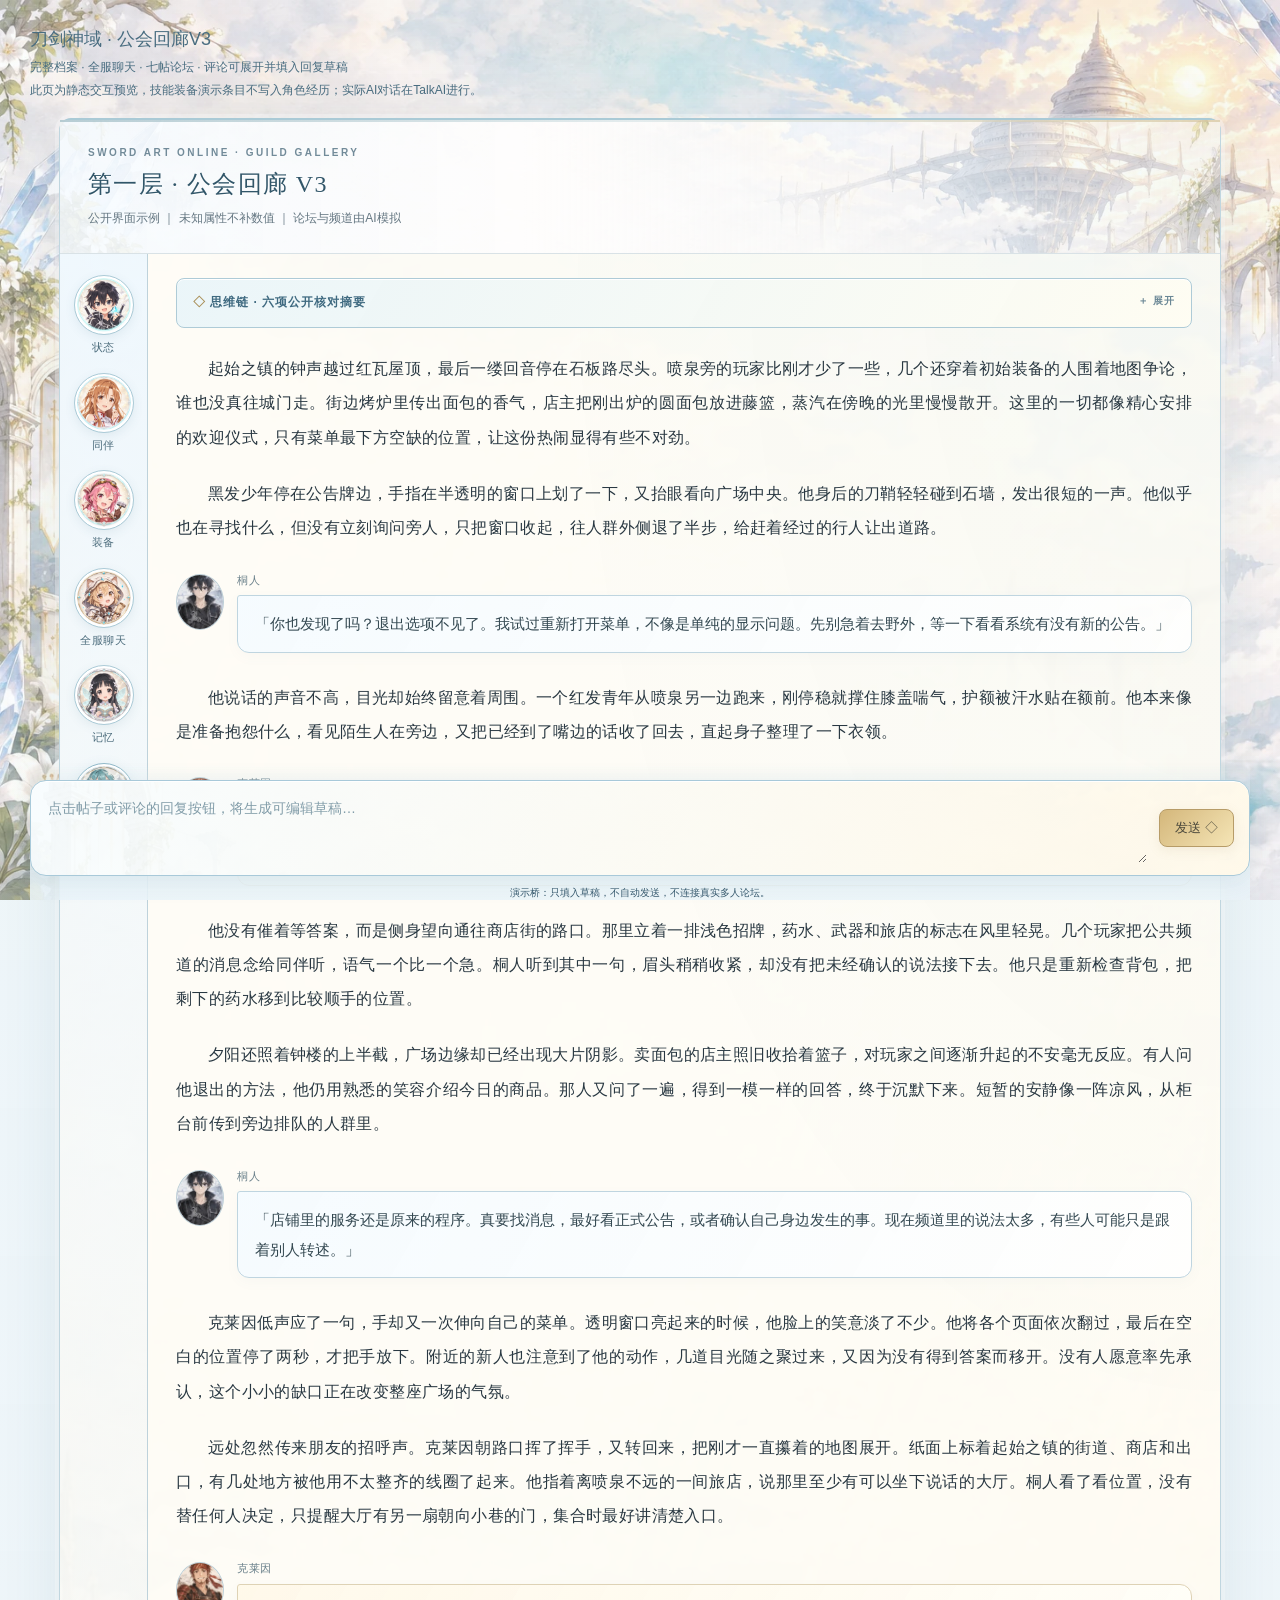
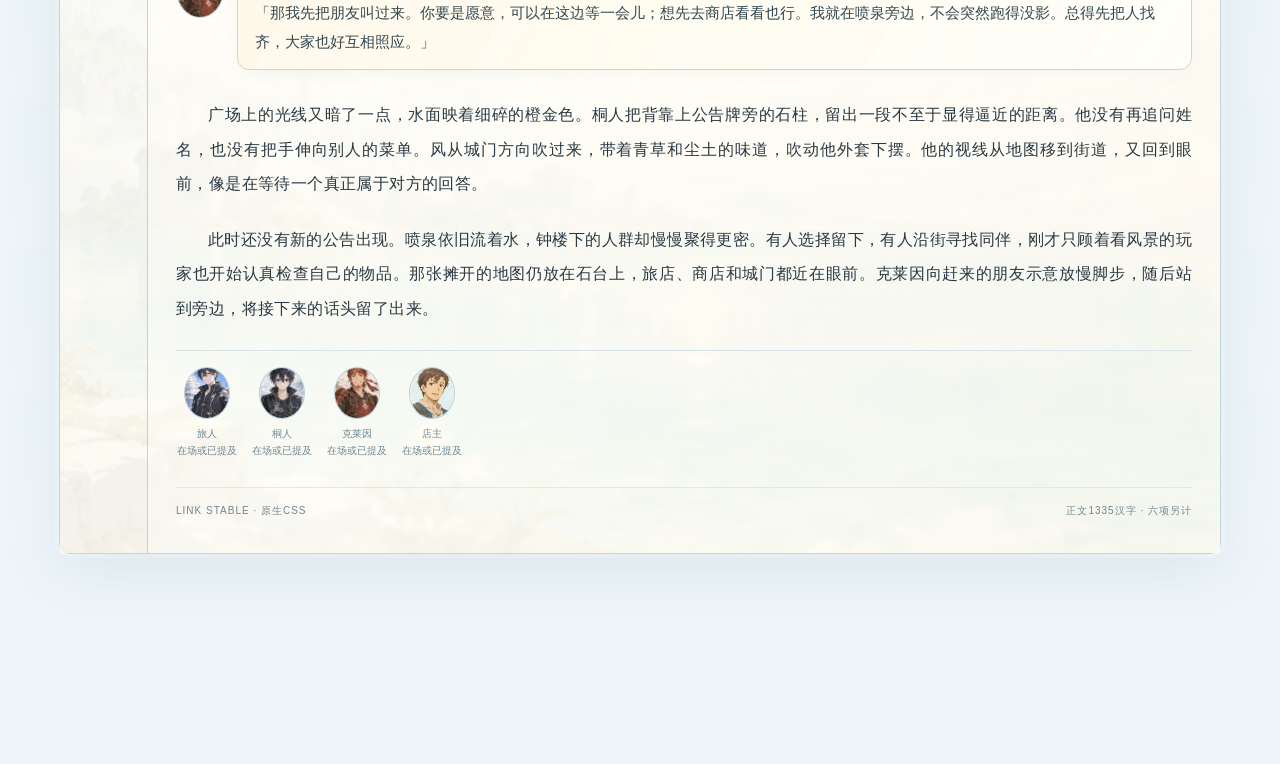
<file: white-chat-v3/index.html>
<!doctype html><html lang="zh-CN"><head><meta charset="utf-8"><meta name="viewport" content="width=device-width,initial-scale=1"><title>SAO · 公会回廊V3</title><style>body{margin:0;background:#edf5f8;color:#36536a;font-family:"Microsoft YaHei",sans-serif}main{max-width:1220px;margin:auto;padding:22px 28px 40px}.note{font:12px/1.9 sans-serif;color:#496d80;margin-bottom:16px}.note strong{font-size:18px;font-weight:500}#prompt-input{position:sticky;bottom:0;padding:12px 0 0;z-index:40}#prompt-input form{padding:12px 15px;display:flex;gap:12px;align-items:center}#prompt-input textarea{flex:1;min-width:0;min-height:70px;resize:vertical;border:0;outline:0;background:transparent;box-sizing:border-box}#prompt-input button{padding:9px 15px;cursor:pointer}.demo-space{height:35px}@media(max-width:760px){main{padding:12px 7px 25px}.note{font-size:10px}.note strong{font-size:15px}#prompt-input form{padding:10px}#prompt-input button{padding:8px}}
/* SAO · 原生白色聊天。语义结构是主选择器，不依赖 class/id/脚本。 */
article:has(> header > small) {
  --sao-paper:#fcfcfa;--sao-ink:#293842;--sao-muted:#657782;--sao-line:#d9e2e6;--sao-accent:#54818e;--sao-gold:#ac8c56;
  display:grid!important;grid-template-columns:216px minmax(0,1fr);grid-template-rows:auto 1fr;
  width:100%;max-width:1160px;min-width:0;margin:12px auto 24px!important;padding:0!important;
  border:1px solid var(--sao-line)!important;border-radius:8px!important;overflow:clip;isolation:isolate;
  color:var(--sao-ink)!important;background:var(--sao-paper)!important;
  box-shadow:0 10px 35px #324f5e0c;line-height:1.9;font-family:"Microsoft YaHei","PingFang SC",sans-serif;
  animation:sao-arrive .35s ease-out;
}
article:has(> header > small) * {box-sizing:border-box;min-width:0;}
article:has(> header > small) > header {
  grid-column:1/-1;position:relative;margin:0;padding:23px 30px 19px!important;border-bottom:1px solid var(--sao-line);
  background:linear-gradient(100deg,#fff,#f4f8f9 70%,#f8f6ef);color:var(--sao-ink)!important;
}
article:has(> header > small) > header::before {content:"";position:absolute;inset:0 0 auto;height:2px;background:linear-gradient(90deg,#9dbac3,#d9e5e7 50%,#d7c69f);opacity:.7;pointer-events:none;}
article:has(> header > small) > header > small {display:block;font:600 10px/1.7 "Segoe UI",sans-serif;letter-spacing:.22em;color:#6c8993;}
article:has(> header > small) > header > h2 {margin:5px 0 6px!important;padding:0!important;font:500 23px/1.5 "Songti SC",SimSun,serif!important;letter-spacing:.06em;color:#293842!important;border:0!important;}
article:has(> header > small) > header > p {margin:0!important;font:12px/1.8 "Microsoft YaHei",sans-serif;color:#657782!important;}
article:has(> header > small) > aside {grid-column:1;grid-row:2;position:relative;padding:22px 16px 28px!important;background:linear-gradient(#f2f6f7e8,#fafbfaf5);border-right:1px solid var(--sao-line);font:12px/1.8 "Microsoft YaHei",sans-serif;color:var(--sao-ink);}
article:has(> header > small) > aside > figure {margin:0 0 19px!important;text-align:center;}
article:has(> header > small) > aside > figure > img {display:block!important;width:100%!important;height:210px!important;object-fit:cover!important;object-position:50% 18%;border-radius:4px;border:1px solid #e1e8e9;margin:0 auto 9px!important;opacity:.94;}
article:has(> header > small) > aside > figure > figcaption {font:600 10px/1.8 "Segoe UI",sans-serif;letter-spacing:.15em;color:#65818b;}
article:has(> header > small) > aside > details {margin:0 0 9px!important;border:1px solid #dce5e8!important;border-radius:4px;background:#ffffffb5;color:var(--sao-ink);}
article:has(> header > small) > aside > details > summary {list-style:none!important;cursor:pointer;padding:10px 11px!important;font:500 12px/1.7 "Microsoft YaHei",sans-serif;letter-spacing:.07em;user-select:none;color:#456773!important;transition:background .2s;}
article:has(> header > small) > aside > details > summary::-webkit-details-marker {display:none;}
article:has(> header > small) > aside > details > summary::before {content:"◇";margin-right:7px;color:var(--sao-gold);}
article:has(> header > small) > aside > details > summary::after {content:"＋";float:right;font-size:11px;color:#7f949c;}
article:has(> header > small) > aside > details[open] > summary {border-bottom:1px solid #e2e9ec;background:#edf4f5;color:#344f5a!important;}
article:has(> header > small) > aside > details[open] > summary::after {content:"−";}
article:has(> header > small) > aside > details > :not(summary) {margin:10px!important;}
article:has(> header > small) > aside p {font:12px/1.9 "Microsoft YaHei",sans-serif!important;text-indent:0!important;color:#536871!important;overflow-wrap:anywhere;}
article:has(> header > small) dl {display:grid;grid-template-columns:48px minmax(0,1fr);gap:8px 6px;}
article:has(> header > small) dt {color:#7b8990;font-size:11px;}
article:has(> header > small) dd {margin:0!important;color:#334b56;overflow-wrap:anywhere;}
article:has(> header > small) progress {display:block;width:calc(100% - 20px);height:6px;accent-color:#83a88b;border:0;background:#e5ecea;border-radius:0;overflow:hidden;}
article:has(> header > small) progress::-webkit-progress-bar {background:#e5ecea;}
article:has(> header > small) progress::-webkit-progress-value {background:linear-gradient(90deg,#b6cda7,#7d9e89);}
article:has(> header > small) aside ul {list-style:none!important;padding:0!important;}
article:has(> header > small) aside li {margin:10px 0!important;padding:0!important;line-height:1.8;overflow-wrap:anywhere;}
article:has(> header > small) aside li > img {width:38px!important;height:38px!important;object-fit:cover;object-position:50% 8%;float:left;margin:0 8px 3px 0!important;border-radius:50%;border:1px solid #c8d6dc;}
article:has(> header > small) aside li > b {display:block;font-size:12px;font-weight:500;}
article:has(> header > small) aside li > small {font-size:10px;color:#72838d;}
article:has(> header > small) > section {grid-column:2;grid-row:2;position:relative;padding:28px 32px 38px!important;color:#293842!important;background:linear-gradient(#fffffff2,#fcfcfaf5);min-width:0;overflow-wrap:anywhere;}
article:has(> header > small) > section::before {content:"";pointer-events:none;position:absolute;inset:0;background:radial-gradient(ellipse at 100% 0,#b3d8e414,transparent 48%);z-index:-1;}
article:has(> header > small) > section > p {margin:0 0 1.35em!important;font:16px/2.15 "Songti SC","STSong","SimSun",serif!important;letter-spacing:.025em;text-indent:2em;text-align:justify;color:#293842!important;}
article:has(> header > small) blockquote {display:grid!important;grid-template-columns:48px minmax(0,1fr);column-gap:13px;position:relative;margin:25px 0 28px!important;padding:0!important;border:0!important;border-radius:0!important;background:none!important;box-shadow:none!important;color:#293842!important;quotes:none;}
article:has(> header > small) blockquote::before,article:has(> header > small) blockquote::after {content:none!important;}
article:has(> header > small) blockquote > img {display:block!important;grid-column:1;grid-row:1/3;width:48px!important;height:56px!important;object-fit:cover!important;object-position:50% 8%;margin:3px 0 0!important;border:1px solid #bdcfd7!important;border-radius:50%!important;background:#eff4f6;}
article:has(> header > small) blockquote > picture {display:block;grid-column:1;grid-row:1/3;position:relative;width:48px;height:56px;margin-top:3px;border:1px solid #bdcfd7;border-radius:50%;overflow:hidden;background:#eff4f6;}
article:has(> header > small) blockquote > picture > img {position:absolute!important;display:block!important;width:144px!important;max-width:none!important;height:216px!important;left:-48px;top:-10px;object-fit:cover!important;margin:0!important;border:0!important;}
article:has(> header > small) blockquote > cite {grid-column:2;display:block;font:500 11px/1.8 "Microsoft YaHei",sans-serif!important;letter-spacing:.05em;color:#687f89!important;margin:0 0 5px!important;}
article:has(> header > small) blockquote > p {grid-column:2;margin:0!important;padding:13px 17px!important;background:#f7fafb!important;border:1px solid #d5e1e6!important;border-radius:3px 12px 12px 12px;font:15px/1.95 "Microsoft YaHei",sans-serif!important;color:#334851!important;text-indent:0!important;box-shadow:0 3px 9px #344f5b04;}
article:has(> header > small) blockquote:nth-of-type(even) > p {background:#fbfaf6!important;border-color:#e3dfd3!important;}
article:has(> header > small) blockquote > p::before {content:none!important;}
article:has(> header > small) section > figure {margin:24px 0!important;}
article:has(> header > small) section > figure > img {width:100%;max-height:340px;object-fit:cover;object-position:50% 25%;border-radius:4px;opacity:.9;}
article:has(> header > small) section > figure > figcaption {font-size:11px;color:#798990;text-align:center;}
article:has(> header > small) section > footer {display:flex;justify-content:space-between;gap:10px;margin-top:28px;padding-top:14px;border-top:1px solid #e2e8ea;color:#71858e;font:10px/1.7 "Segoe UI","Microsoft YaHei",sans-serif;letter-spacing:.1em;}
article:has(> header > small) a {color:#426f7e!important;text-underline-offset:3px;}
article:has(> header > small) summary:focus-visible {outline:2px solid #658b99;outline-offset:2px;}
article:has(> header > small) summary:hover {background:#eaf1f3;}
/* 原生宿主：只在含本主题消息时扩宽，不劫持菜单、编辑器与其他卡。 */
.max-w-2xl:has(article > header > small) {max-width:1160px!important;}
.is-assistant:has(article > header > small) {width:100%!important;max-width:100%!important;}
.is-assistant:has(article > header > small) > div {background:transparent!important;border:0!important;box-shadow:none!important;padding:0!important;max-width:100%!important;}
.custom-styles:has(article > header > small) {background:linear-gradient(90deg,#edf1f3d9,#f5f6f4ed 45%,#f4f4f0b8),url("https://hykhxy.github.io/sao-utils2-online/g/02.webp") right center/auto 100vh fixed no-repeat,#eef2f3!important;}
.custom-styles:has(article > header > small) #prompt-input {background:linear-gradient(transparent,#f0f3f4 35%)!important;color:#344b55;}
.custom-styles:has(article > header > small) #prompt-input textarea {color:#344b55!important;caret-color:#54818e;}
.custom-styles:has(article > header > small) #prompt-input [data-slot="input-group"] {background:#fffffff2!important;border:1px solid #cedce2!important;box-shadow:0 5px 20px #38505c0b!important;}
.custom-styles:has(article > header > small) .is-user > div:first-child {background:#f4f8faf2!important;border:1px solid #cddce3!important;color:#344b55!important;box-shadow:none!important;border-radius:12px 3px 12px 12px!important;}
/* 旧楼层兼容：历史内容仍显示，后续楼层改用新语义结构。 */
.sao-reply {color:#293842!important;background:#fcfcfa!important;border:1px solid #d9e2e6;border-radius:6px;padding:18px!important;font:15px/2 "Microsoft YaHei",sans-serif;}
.sao-reply .sao-think {display:none!important;}
.sao-reply .sao-hud {padding:14px;background:#eef4f5;color:#344b55;}
.sao-reply .sao-nav {display:flex;flex-wrap:wrap;gap:10px;margin:12px 0;}
.sao-reply .sao-pn {display:block!important;margin:16px 0;color:#293842!important;}
.sao-reply .sao-pn:not([data-p="0"]) {padding:14px;border-top:1px solid #d9e2e6;font-size:12px;}
@keyframes sao-arrive {from {opacity:.65;transform:translateY(3px);}to {opacity:1;transform:translateY(0);}}
@media (max-width:760px) {
  article:has(> header > small) {grid-template-columns:64px minmax(0,1fr);border-radius:5px;}
  article:has(> header > small) > header {padding:17px 16px 14px!important;}
  article:has(> header > small) > header > h2 {font-size:20px!important;}
  article:has(> header > small) > header > small {font-size:8px;letter-spacing:.13em;}
  article:has(> header > small) > header > p {font-size:10px;}
  article:has(> header > small) > aside {padding:15px 6px!important;overflow:visible;}
  article:has(> header > small) > aside > figure > img {height:58px!important;object-position:50% 8%;}
  article:has(> header > small) > aside > figure > figcaption {font-size:7px;letter-spacing:0;}
  article:has(> header > small) > aside > dl {display:none;}
  article:has(> header > small) > aside > details {position:static;}
  article:has(> header > small) > aside > details > summary {padding:10px 0!important;font-size:10px;letter-spacing:0;text-align:center;}
  article:has(> header > small) > aside > details > summary::before,article:has(> header > small) > aside > details > summary::after {content:none;}
  article:has(> header > small) > aside > details[open] {position:relative;z-index:5;}
  article:has(> header > small) > aside > details[open] > :not(summary) {position:relative;width:clamp(190px,60vw,300px);margin:0!important;padding:12px!important;left:51px;background:#fcfdfd;border:1px solid #d5e1e6;box-shadow:6px 8px 20px #263b4a12;}
  article:has(> header > small) > aside > details[open] > :not(summary) + :not(summary) {border-top:0;box-shadow:none;}
  article:has(> header > small) > aside > details[open] > progress {box-sizing:border-box;height:7px;padding:0!important;}
  article:has(> header > small) > section {padding:19px 15px 26px!important;}
  article:has(> header > small) > section > p {font-size:15px!important;line-height:2.1!important;text-align:left;}
  article:has(> header > small) blockquote {grid-template-columns:32px minmax(0,1fr);column-gap:8px;margin:19px 0 23px!important;}
  article:has(> header > small) blockquote > img {width:32px!important;height:38px!important;}
  article:has(> header > small) blockquote > picture {width:32px;height:38px;}
  article:has(> header > small) blockquote > picture > img {width:96px!important;height:144px!important;left:-32px;top:-7px;}
  article:has(> header > small) blockquote > p {font-size:14px!important;padding:10px 11px!important;line-height:1.95!important;}
}
@media (prefers-reduced-motion:reduce) {article:has(> header > small),article:has(> header > small) * {animation:none!important;transition:none!important;scroll-behavior:auto!important;}}
@media print {article:has(> header > small) {display:block!important;box-shadow:none;}article:has(> header > small) > aside {display:none;}}

/* v2 水晶绘境：原生语义HTML + details，不依赖消息脚本。 */
article:has(> header > small) {
 position:relative;grid-template-columns:88px minmax(0,1fr);background:linear-gradient(110deg,#ffffffb0,#f9ffffa0 55%,#fff6df80),url("https://hykhxy.github.io/sao-utils2-online/white-chat-v3/assets/background.webp") center top/cover no-repeat!important;
 border:1px solid #c0d6df!important;border-top:2px solid #aacad6!important;border-radius:12px!important;overflow:clip;box-shadow:0 15px 60px #2f63751a,0 0 0 4px #ffffff55,inset 0 0 30px #fff9e740;
}
article:has(> header > small) > header {background:linear-gradient(90deg,#f6fbffe8,#ffffffe0 40%,#edf7fa70),url("https://hykhxy.github.io/sao-utils2-online/white-chat-v3/assets/background.webp") 100% 18%/cover no-repeat;padding:24px 28px!important;}
article:has(> header > small) > header > h2 {font-size:24px!important;color:#315669!important;text-shadow:0 1px 0 #fff;}
article:has(> header > small) > header > small {color:#728b99;letter-spacing:.25em;}
article:has(> header > small) > aside {position:static;padding:18px 8px!important;background:linear-gradient(#ebf7ffbf,#fffaf0b0);border-right:1px solid #bed2db;}
article:has(> header > small) > aside > details {position:static!important;border:0!important;background:none!important;margin:0 0 15px!important;}
article:has(> header > small) > aside > details > summary {position:relative;z-index:25;display:flex;flex-direction:column;align-items:center;gap:5px;list-style:none!important;padding:4px 0!important;border:0!important;background:none!important;font:11px/1.5 "Microsoft YaHei",sans-serif;text-align:center;letter-spacing:.06em;cursor:pointer;color:#4d6d7d!important;}
article:has(> header > small) > aside > details > summary::before,article:has(> header > small) > aside > details > summary::after {content:none!important;}
article:has(> header > small) > aside > details > summary > img {display:block!important;width:58px!important;height:58px!important;max-width:none;border-radius:50%;object-fit:cover;margin:0!important;border:2px solid #ffffff!important;outline:1px solid #abcad6;box-shadow:0 3px 12px #416b7b1c;transition:transform .2s,box-shadow .2s;}
article:has(> header > small) > aside > details[open] > summary > img,article:has(> header > small) > aside > details > summary:hover > img {transform:translateY(-2px);outline-color:#a58a4c;box-shadow:0 0 0 4px #d4be8330,0 5px 14px #416b7b25;}
article:has(> header > small) > section {padding:24px 28px 34px!important;background:#fffdf5c9!important;backdrop-filter:blur(2px);}
/* 正文前六项公开核对摘要 */
article:has(> header > small) > section > details:first-child {margin:0 0 24px!important;border:1px solid #aecbd7;border-radius:8px;background:linear-gradient(120deg,#e7f4f9d9,#fffdf2e6);box-shadow:inset 0 1px 0 #fff;overflow:hidden;}
article:has(> header > small) > section > details:first-child > summary {list-style:none;cursor:pointer;padding:13px 16px;font:600 12px/1.8 "Microsoft YaHei",sans-serif;color:#3f6a80;letter-spacing:.08em;}
article:has(> header > small) > section > details:first-child > summary::before {content:"◇ ";color:#a88e56;}
article:has(> header > small) > section > details:first-child > summary::after {content:"　＋ 展开";float:right;font-size:10px;color:#6a8795;}
article:has(> header > small) > section > details:first-child[open] > summary::after {content:"　− 收起";}
article:has(> header > small) > section > details:first-child > ol {list-style:none;counter-reset:audit;margin:0!important;padding:0 16px 16px!important;}
article:has(> header > small) > section > details:first-child > ol > li {counter-increment:audit;margin:0!important;padding:15px 0 0!important;border-top:1px solid #c8dce4;}
article:has(> header > small) > section > details:first-child > ol > li > b {font:600 12px/1.6 "Microsoft YaHei",sans-serif;color:#47738b;}
article:has(> header > small) > section > details:first-child > ol > li > b::before {content:"0" counter(audit) " / ";color:#a48b52;}
article:has(> header > small) > section > details:first-child > ol > li > p {font:13px/2 "Microsoft YaHei",sans-serif;color:#526a75;text-indent:0;margin:9px 0 15px!important;}
/* 点击圆头像后，弹窗锚在当前消息内；不使用遮挡整个网站的fixed层。 */
article:has(> header > small) > aside > details[open]::before {content:"";position:absolute;inset:118px 0 0 88px;background:#e6f0f78f;backdrop-filter:blur(4px);z-index:18;pointer-events:none;}
article:has(> header > small) > aside > details[open] > section {position:absolute!important;z-index:20;top:138px;left:104px;right:20px;width:auto!important;max-height:min(660px,calc(100vh - 380px));overflow:auto;display:grid;grid-template-columns:1fr;gap:0 22px;margin:0!important;padding:20px!important;border:1px solid #adc8d5;border-radius:12px;background:linear-gradient(#fcfffff5,#fffaf0f7);box-shadow:0 18px 55px #2851662b;font:13px/1.9 "Microsoft YaHei",sans-serif;color:#344e5e;overscroll-behavior:contain;}
article:has(> header > small) > aside > details[open] > section:has(> figure) {grid-template-columns:220px minmax(0,1fr);}
article:has(> header > small) > aside > details > section > header {grid-column:1/-1;padding:0 0 12px;margin:0 0 16px;border-bottom:1px solid #d1e0e7;display:flex;align-items:center;justify-content:space-between;gap:12px;}
article:has(> header > small) > aside > details > section > header > h3 {margin:0;font:500 20px/1.5 "Songti SC",SimSun,serif;color:#385e74;}
article:has(> header > small) > aside > details > section > header > small {font-size:10px;color:#7c8d94;}
article:has(> header > small) > aside > details > section > figure {margin:0!important;}
article:has(> header > small) > aside > details > section > figure > img {display:block;width:100%!important;height:auto!important;max-height:480px;object-fit:contain;border:1px solid #d1e1e6;border-radius:5px;background:#f1f8fb;}
article:has(> header > small) > aside > details > section > figure > figcaption {font-size:10px;text-align:center;color:#84969e;}
article:has(> header > small) > aside > details > section > section {margin:0;padding:0!important;background:none!important;}
article:has(> header > small) > aside > details > section > section > h4 {font:600 13px/1.8 "Microsoft YaHei",sans-serif;letter-spacing:.06em;margin:0 0 12px;color:#456c80;}
article:has(> header > small) > aside > details > section p {font:13px/2 "Microsoft YaHei",sans-serif!important;color:#536d79!important;text-indent:0!important;}
article:has(> header > small) > aside > details > section dl {grid-template-columns:60px minmax(0,1fr);gap:10px;padding:12px!important;border:1px solid #d6e3e8;border-radius:5px;background:#edf6fa70;}
article:has(> header > small) > aside > details > section ul {list-style:none;display:grid;grid-template-columns:1fr 1fr;gap:12px;margin:0;padding:0;}
article:has(> header > small) > aside > details > section li {margin:0!important;padding:12px!important;border:1px solid #d5e2e7;border-radius:6px;background:#ffffffa6;}
article:has(> header > small) > aside > details > section li > img {width:48px!important;height:48px!important;object-fit:cover;object-position:50% 8%;border-radius:50%;float:left;margin:0 10px 5px 0!important;}
/* 本轮正文涉及者均在人物列中显示；提及不等于在场。 */
article:has(> header > small) > section > nav {display:flex;gap:13px;flex-wrap:wrap;padding:16px 0 0;margin-top:24px;border-top:1px solid #d9e4e8;}
article:has(> header > small) > section > nav > figure {width:62px;margin:0!important;text-align:center;}
article:has(> header > small) > section > nav picture {position:relative;display:block;width:46px;height:52px;overflow:hidden;border-radius:50%;margin:auto;border:1px solid #b5cfd9;background:#fff;}
article:has(> header > small) > section > nav picture > img {position:absolute!important;display:block;width:138px!important;height:207px!important;max-width:none!important;left:-46px;top:-10px;object-fit:cover;margin:0!important;}
article:has(> header > small) > section > nav picture > img[src*="npc-"] {width:46px!important;height:52px!important;left:0;top:0;object-fit:cover;}
article:has(> header > small) > section > nav > figure > figcaption {font:10px/1.7 "Microsoft YaHei",sans-serif;color:#6e8794;margin-top:6px;}
article:has(> header > small) blockquote > p {background:linear-gradient(120deg,#f5fbfff2,#ffffffc9)!important;border-color:#bfd5e0!important;box-shadow:0 4px 13px #658b9d0a;}
article:has(> header > small) blockquote:nth-of-type(even) > p {background:linear-gradient(120deg,#fff9eaf0,#fffef8d9)!important;border-color:#ded2b5!important;}
article:has(> header > small) blockquote > picture > img[src*="npc-"] {width:48px!important;height:56px!important;left:0;top:0;object-fit:cover;}
.custom-styles:has(article > header > small) {background:linear-gradient(#eaf6fb30,#f4f8fc40),url("https://hykhxy.github.io/sao-utils2-online/white-chat-v3/assets/background.webp") center/cover fixed no-repeat!important;}
.custom-styles:has(article > header > small) #prompt-input {background:linear-gradient(transparent,#eaf4f9df 45%)!important;padding-top:16px;color:#36596d;}
.custom-styles:has(article > header > small) #prompt-input .pbar,.custom-styles:has(article > header > small) #prompt-input [data-slot="input-group"] {background:linear-gradient(110deg,#f8fdfff2,#fff9e9e8),url("https://hykhxy.github.io/sao-utils2-online/white-chat-v3/assets/background.webp") center/cover!important;border:1px solid #a8c9d9!important;border-radius:16px!important;box-shadow:0 5px 24px #4b758d20,inset 0 1px 0 #fff!important;transition:border-color .2s,box-shadow .2s;}
.custom-styles:has(article > header > small) #prompt-input .pbar:focus-within,.custom-styles:has(article > header > small) #prompt-input [data-slot="input-group"]:focus-within {border-color:#6695b0!important;box-shadow:0 0 0 3px #b8d7e54d,0 5px 24px #4b758d20!important;}
.custom-styles:has(article > header > small) #prompt-input textarea,.custom-styles:has(article > header > small) #prompt-input [contenteditable="true"] {background:transparent!important;color:#355a70!important;caret-color:#a88b4a;font:14px/1.9 "Microsoft YaHei",sans-serif;}
.custom-styles:has(article > header > small) #prompt-input textarea::placeholder {color:#829da9;}
.custom-styles:has(article > header > small) #prompt-input button {border-radius:8px;transition:background .2s,box-shadow .2s;}
.custom-styles:has(article > header > small) #prompt-input .psend,.custom-styles:has(article > header > small) #prompt-input button[type="submit"] {background:linear-gradient(135deg,#d4b77b,#f5e5b6)!important;color:#4c493c!important;border:1px solid #b79c68!important;box-shadow:0 3px 12px #b19a6520!important;}
@media(max-width:760px) {
 article:has(> header > small) {grid-template-columns:62px minmax(0,1fr);}
 article:has(> header > small) > aside {padding:12px 5px!important;}
 article:has(> header > small) > aside > details > summary > img {width:43px!important;height:43px!important;}
 article:has(> header > small) > aside > details > summary {font-size:9px;}
 article:has(> header > small) > section {padding:18px 13px 24px!important;}
 article:has(> header > small) > section > details:first-child > summary {font-size:10px;padding:11px;letter-spacing:0;}
 article:has(> header > small) > section > details:first-child > summary::after {float:none;font-size:9px;}
 article:has(> header > small) > section > details:first-child > ol {padding:0 11px 11px!important;}
 article:has(> header > small) > section > details:first-child > ol > li > p {font-size:12px;}
 article:has(> header > small) > aside > details[open]::before {inset:110px 0 0 62px;}
 article:has(> header > small) > aside > details[open] > section {left:65px;right:6px;top:128px;padding:12px!important;max-height:calc(100vh - 380px);border-radius:7px;}
 article:has(> header > small) > aside > details[open] > section:has(> figure) {grid-template-columns:76px minmax(0,1fr);gap:10px;}
 article:has(> header > small) > aside > details > section > header {flex-wrap:wrap;gap:3px;margin-bottom:10px;}
 article:has(> header > small) > aside > details > section > header > h3 {font-size:17px;}
 article:has(> header > small) > aside > details > section > header > small {font-size:9px;}
 article:has(> header > small) > aside > details > section dl {display:block;padding:8px!important;}
 article:has(> header > small) > aside > details > section dt {margin-top:5px;}
 article:has(> header > small) > aside > details > section dd,article:has(> header > small) > aside > details > section p {font-size:11px!important;}
 article:has(> header > small) > aside > details > section ul {grid-template-columns:1fr;gap:8px;}
 article:has(> header > small) > aside > details > section li {padding:8px!important;}
 article:has(> header > small) blockquote > picture > img[src*="npc-"] {width:32px!important;height:38px!important;}
}

/* V3 · 公会回廊：扩展六个入口，沿用V2原生浮层和公开绘图。 */
article:has(> header > small) > aside > details:nth-child(6) > summary > img {outline-color:#91b9c9;box-shadow:0 3px 14px #5392a629;}
article:has(> header > small) > aside > details {margin-bottom:10px!important;}
/* 六入口长面板按视窗定位，避免点击靠下的论坛/全服头像后弹窗落到屏外。 */
article:has(> aside > details:nth-child(6)) {animation:none!important;transform:none!important;overflow:visible!important;}
.custom-styles div[style*="contain"]:has(article > aside > details:nth-child(6)) {contain:style!important;}
article:has(> header > small) > aside > details[open] > section {position:fixed!important;top:72px!important;left:max(96px,calc((100vw - 1040px)/2))!important;right:20px!important;bottom:auto!important;width:auto!important;max-width:1040px;max-height:calc(100vh - 230px)!important;z-index:1000;}
article:has(> header > small) > aside > details[open]::before {position:fixed;inset:58px 10px 140px 88px;z-index:999;}
article:has(> header > small) [role="dialog"] details {margin:10px 0!important;border:1px solid #c9dce4;border-radius:7px;background:#ffffffa8;overflow:clip;}
article:has(> header > small) [role="dialog"] details > summary {list-style:none;cursor:pointer;padding:11px 13px;display:flex;align-items:center;gap:9px;color:#3c6478;font:600 12px/1.7 "Microsoft YaHei",sans-serif;background:linear-gradient(100deg,#edf8fc,#fffaf0);}
article:has(> header > small) [role="dialog"] details > summary::after {content:"＋";margin-left:auto;color:#8ca7b3;font-size:12px;}
article:has(> header > small) [role="dialog"] details[open] > summary::after {content:"−";}
article:has(> header > small) [role="dialog"] details > summary > img {flex:none;width:36px!important;height:36px!important;object-fit:cover;object-position:50% 8%;border-radius:50%;border:1px solid #c0d5df;margin:0!important;}
article:has(> header > small) [role="dialog"] details > summary > b {font-weight:500;}
article:has(> header > small) [role="dialog"] details > summary > small {margin-left:6px;font:9px/1.5 "Microsoft YaHei",sans-serif;font-weight:400;color:#859ba6;}
article:has(> header > small) [role="dialog"] details > section {padding:13px!important;margin:0;background:#fffffff0;}
article:has(> header > small) [role="dialog"] details > section:has(> figure) {display:grid;grid-template-columns:170px minmax(0,1fr);gap:15px;align-items:start;}
article:has(> header > small) [role="dialog"] details > section > figure {margin:0!important;}
article:has(> header > small) [role="dialog"] details > section > figure > img {width:100%!important;max-height:340px;object-fit:contain;display:block;margin:0!important;border:1px solid #d3e3e9;border-radius:5px;}
article:has(> header > small) [role="dialog"] details > section > figure > figcaption {font-size:9px;color:#8498a2;text-align:center;}
article:has(> header > small) [role="dialog"] details > section > section {padding:0!important;margin:0;background:none;}
article:has(> header > small) [role="dialog"] h4 {margin:11px 0 8px;font:600 13px/1.7 "Microsoft YaHei",sans-serif;color:#466f84;}
article:has(> header > small) [role="dialog"] dl {font-size:12px;}
article:has(> header > small) [role="dialog"] dt {color:#7e95a2;}
article:has(> header > small) [role="dialog"] dd {color:#38576b;}
article:has(> header > small) [role="dialog"] button[data-action] {display:inline-flex;align-items:center;justify-content:center;gap:6px;cursor:pointer;padding:7px 12px;margin:5px 5px 5px 0;border:1px solid #adc9d7;border-radius:7px;background:linear-gradient(#f9fdff,#eaf4f8);color:#3e6b82;font:11px/1.6 "Microsoft YaHei",sans-serif;box-shadow:0 2px 6px #456a7b0b;}
article:has(> header > small) [role="dialog"] button[data-action]:hover {border-color:#a8925a;background:#fff9e7;}
article:has(> header > small) [role="dialog"] button[data-action]:focus-visible {outline:2px solid #8db5c8;outline-offset:2px;}
article:has(> header > small) [aria-label="全服聊天详情"] > section > ol {list-style:none;margin:12px 0 0!important;padding:0!important;display:block;border-left:1px solid #cfe1e8;}
article:has(> header > small) [aria-label="全服聊天详情"] > section > ol > li {display:grid;grid-template-columns:38px minmax(0,1fr);gap:3px 10px;margin:0 0 10px 10px!important;padding:12px!important;background:#f3f9fbd6;border:1px solid #d1e2e9;border-radius:7px;}
article:has(> header > small) [aria-label="全服聊天详情"] > section > ol > li > img {grid-column:1;grid-row:1/4;float:none;width:36px!important;height:36px!important;object-fit:cover;object-position:50% 10%;border-radius:50%;margin:0!important;border:1px solid #bfd7e1;}
article:has(> header > small) [aria-label="全服聊天详情"] > section > ol > li > :not(img) {grid-column:2;}
article:has(> header > small) [aria-label="全服聊天详情"] > section > ol > li > b {font-size:11px;color:#4e778b;}
article:has(> header > small) [aria-label="全服聊天详情"] > section > ol > li > p {margin:4px 0!important;}
article:has(> header > small) [aria-label="论坛详情"] > section > details {border-left:3px solid #abcbd8;}
article:has(> header > small) [aria-label="论坛详情"] ol {list-style:none;padding:0!important;margin:0!important;}
article:has(> header > small) [aria-label="论坛详情"] ol > li {display:block!important;margin:8px 0!important;padding:10px!important;border:1px solid #d5e5eb;background:#f2f8fa;border-radius:6px;}
article:has(> header > small) [aria-label="论坛详情"] ol > li > p {margin:5px 0!important;}
/* 除生成协议外，界面也限制每次可见数量；额外源内容不当作被删除。 */
article:has(> header > small) [aria-label="论坛详情"] > section > details:nth-of-type(n+8) {display:none!important;}
article:has(> header > small) [aria-label="论坛详情"] ol > li:nth-child(n+8) {display:none!important;}
article:has(> header > small) [aria-label="全服聊天详情"] > section > ol > li:nth-child(n+8) {display:none!important;}
article:has(> header > small) [aria-label="记忆详情"] blockquote {display:block!important;background:#f2f7fa!important;border-left:2px solid #b5cbd6!important;padding:10px 12px!important;margin:10px 0!important;font-size:11px;}
article:has(> header > small) [aria-label="记忆详情"] blockquote > p {display:block!important;padding:0!important;border:0!important;background:none!important;font-size:11px!important;box-shadow:none;}
@media(max-width:760px) {
 article:has(> header > small) > aside > details[open] > section {top:66px!important;left:64px!important;right:7px!important;max-height:calc(100vh - 225px)!important;}
 article:has(> header > small) > aside > details[open]::before {inset:58px 3px 140px 61px;}
 article:has(> header > small) > aside > details > summary > img {width:40px!important;height:40px!important;}
 article:has(> header > small) > aside > details {margin-bottom:9px!important;}
 article:has(> header > small) [role="dialog"] details > section {padding:9px!important;}
 article:has(> header > small) [role="dialog"] details > section:has(> figure) {grid-template-columns:66px minmax(0,1fr);gap:9px;}
 article:has(> header > small) [role="dialog"] details > summary {flex-wrap:wrap;padding:9px;font-size:11px;gap:6px;}
 article:has(> header > small) [role="dialog"] details > summary > small {font-size:8px;}
 article:has(> header > small) [role="dialog"] dl {padding:8px!important;}
 article:has(> header > small) [role="dialog"] button[data-action] {padding:6px 9px;font-size:10px;}
 article:has(> header > small) [aria-label="全服聊天详情"] > section > ol > li {grid-template-columns:28px minmax(0,1fr);gap:2px 7px;padding:8px!important;margin-left:7px!important;}
 article:has(> header > small) [aria-label="全服聊天详情"] > section > ol > li > img {width:27px!important;height:27px!important;}
}
</style></head><body><div class="custom-styles"><main><div class="note"><strong>刀剑神域 · 公会回廊V3</strong><br>完整档案 · 全服聊天 · 七帖论坛 · 评论可展开并填入回复草稿<br>此页为静态交互预览，技能装备演示条目不写入角色经历；实际AI对话在TalkAI进行。</div><div class="is-assistant"><div><link rel="preload" as="image" href="https://hykhxy.github.io/sao-utils2-online/white-chat-v3/assets/icon-status.webp"/><link rel="preload" as="image" href="https://hykhxy.github.io/sao-utils2-online/v/man.webp"/><link rel="preload" as="image" href="https://hykhxy.github.io/sao-utils2-online/white-chat-v3/assets/icon-companions.webp"/><link rel="preload" as="image" href="https://hykhxy.github.io/sao-utils2-online/g/01.webp"/><link rel="preload" as="image" href="https://hykhxy.github.io/sao-utils2-online/g/11.webp"/><link rel="preload" as="image" href="https://hykhxy.github.io/sao-utils2-online/white-chat-v3/assets/npc-man.webp"/><link rel="preload" as="image" href="https://hykhxy.github.io/sao-utils2-online/white-chat-v3/assets/icon-equipment.webp"/><link rel="preload" as="image" href="https://hykhxy.github.io/sao-utils2-online/white-chat-v3/assets/icon-events.webp"/><link rel="preload" as="image" href="https://hykhxy.github.io/sao-utils2-online/white-chat-v3/assets/npc-woman.webp"/><link rel="preload" as="image" href="https://hykhxy.github.io/sao-utils2-online/white-chat-v3/assets/icon-memory.webp"/><link rel="preload" as="image" href="https://hykhxy.github.io/sao-utils2-online/white-chat-v3/assets/icon-forum.webp"/><article><header><small>SWORD ART ONLINE · GUILD GALLERY</small><h2>第一层 · 公会回廊 V3</h2><p>公开界面示例 ｜ 未知属性不补数值 ｜ 论坛与频道由AI模拟</p></header><aside><details name="rili-details:guild-0:sao-orb"><summary><img src="https://hykhxy.github.io/sao-utils2-online/white-chat-v3/assets/icon-status.webp" alt="状态Q版头像"/><span>状态</span></summary><section role="dialog" aria-label="状态详情"><header><h3>状态 · 公会回廊</h3><small>再次点击左侧头像收起</small></header><figure><img src="https://hykhxy.github.io/sao-utils2-online/v/man.webp" alt="旅人立绘"/><figcaption>角色识别示意 · 已知信息优先</figcaption></figure><section><h4>旅人</h4><p>主角介绍以开端页已提交设定为准。示例尚未收到完整属性，因此不替玩家补充身份、装备、技能或战绩。</p><details><summary>完整属性 · 未知不补数值</summary><section><dl><dt>等级</dt><dd>未确认</dd><dt>经验</dt><dd>未确认</dd><dt>生命HP</dt><dd>未确认</dd><dt>生命上限</dt><dd>未确认</dd><dt>生命恢复</dt><dd>未确认</dd><dt>法力MP</dt><dd>按当前篇章适用性显示，不硬塞魔法数值</dd><dt>法力上限</dt><dd>未确认</dd><dt>法力恢复</dt><dd>未确认</dd><dt>体力</dt><dd>未确认</dd><dt>负重</dt><dd>未确认</dd><dt>力量</dt><dd>未确认</dd><dt>敏捷</dt><dd>未确认</dd><dt>耐力</dt><dd>未确认</dd><dt>灵巧</dt><dd>未确认</dd><dt>智力</dt><dd>未确认</dd><dt>感知</dt><dd>未确认</dd><dt>物理攻击</dt><dd>未确认</dd><dt>物理防御</dt><dd>未确认</dd><dt>魔法攻击</dt><dd>未确认</dd><dt>魔法防御</dt><dd>未确认</dd><dt>命中</dt><dd>未确认</dd><dt>闪避</dt><dd>未确认</dd><dt>暴击</dt><dd>未确认</dd><dt>各类抗性</dt><dd>未确认</dd><dt>移动速度</dt><dd>未确认</dd><dt>状态异常</dt><dd>本轮没有确认新异常</dd></dl><p>该属性组同时用于主角与现场NPC。原著没有的独立属性在正式剧情中标为不适用，NPC未公开的数值不因界面存在就自动获知。</p></section></details><h4>技能与限制</h4><details><summary>K-DEMO-01 · 基础近战动作 · 技能字段演示</summary><section><dl><dt>类别</dt><dd>主动／被动需确认</dd><dt>技能等级</dt><dd>未确认</dd><dt>熟练度</dt><dd>未确认</dd><dt>发动条件</dt><dd>按实际技能说明</dd><dt>消耗</dt><dd>HP／MP／体力依篇章与实际规则</dd><dt>作用距离</dt><dd>未确认</dd><dt>目标与范围</dt><dd>未确认</dd><dt>持续时间</dt><dd>未确认</dd><dt>冷却</dt><dd>未确认，不自行填秒数</dd><dt>剩余冷却</dt><dd>未使用或未知</dd><dt>硬直与前摇</dt><dd>未确认</dd><dt>打断条件</dt><dd>依已建立的技能规则</dd><dt>装备依赖</dt><dd>需确认</dd><dt>限制</dt><dd>演示条目不授予技能</dd><dt>效果来源</dt><dd>以用户设定与正文实际取得记录为准</dd></dl><p>这一条用于展示技能档案应如何记录，并不把基础动作自动视为玩家已经习得的特殊剑技。真正进入战斗记录时，需要说明动作类别、当前熟练程度、发动前的姿态要求以及可作用的目标范围。资源不足、距离不合适、动作被打断或装备不匹配时，都可能使行动受阻。冷却与硬直也应分开记录，不能因为一个状态结束就默认另一个同时消失。只有已经在正文中确认的效果才写成确定结果，尚未验证的连段、倍率和持续时间不作为稳定能力保存。</p></section></details><h4>装备槽位与详情</h4><dl><dt>主手</dt><dd>未确认</dd><dt>副手</dt><dd>未确认</dd><dt>头部</dt><dd>未确认</dd><dt>躯干</dt><dd>未确认</dd><dt>手部</dt><dd>未确认</dd><dt>腿部</dt><dd>未确认</dd><dt>足部</dt><dd>未确认</dd><dt>披风</dt><dd>未确认</dd><dt>饰品</dt><dd>未确认</dd></dl><details><summary>E-DEMO-01 · 初始单手剑 · 装备结构演示</summary><section><dl><dt>所属者</dt><dd>演示模板，无实际持有者</dd><dt>槽位</dt><dd>主手武器</dd><dt>类别</dt><dd>单手武器</dd><dt>品质</dt><dd>演示字段，实际未确认</dd><dt>装备等级</dt><dd>未确认</dd><dt>攻击</dt><dd>未确认</dd><dt>重量</dt><dd>未确认</dd><dt>附加属性</dt><dd>未确认</dd><dt>装备条件</dt><dd>以当前篇章与实际物品为准</dd><dt>主动效果冷却</dt><dd>无已确认主动效果</dd><dt>限制</dt><dd>不等于玩家当前已经持有</dd><dt>取得来源</dt><dd>只用于界面示例，不写入正式记忆</dd><dt>耐久当前/上限</dt><dd>未确认</dd><dt>主动效果及冷却</dt><dd>无已确认主动效果</dd><dt>绑定/转移限制</dt><dd>未确认</dd><dt>本轮变化</dt><dd>本条仅为结构演示，没有取得或转移</dd></dl><p>这类单手直剑以便于携带和基础控制为主要特点，剑身长度适合近距离劈砍、直刺与收剑，握柄需要留出稳定的发力空间。使用时不能只看武器名称判断伤害，还要结合实际耐久、装备条件、攻击距离与使用者的熟练程度。连续挥动可能影响姿态与后续动作，狭窄位置也会限制展开角度。若当前篇章存在剑技辅助，仍需满足相应的起手和动作条件，不能把普通挥砍直接当成已经命中的技能。磨损、转赠或更换后，应同步更新装备记录与取得来源。</p></section></details><details><summary>E-DEMO-02 · 轻布上衣 · 防具结构演示</summary><section><dl><dt>所属者</dt><dd>演示模板，无实际持有者</dd><dt>槽位</dt><dd>躯干防具</dd><dt>类别</dt><dd>轻型防具</dd><dt>品质</dt><dd>演示字段，实际未确认</dd><dt>装备等级</dt><dd>未确认</dd><dt>物理防御</dt><dd>未确认</dd><dt>法术防御</dt><dd>按篇章适用性处理</dd><dt>重量</dt><dd>未确认</dd><dt>附加属性</dt><dd>未确认</dd><dt>套装效果</dt><dd>未确认</dd><dt>使用限制</dt><dd>不提供已确认的特殊免疫</dd><dt>取得来源</dt><dd>只用于界面示例，不写入正式记忆</dd><dt>耐久当前/上限</dt><dd>未确认</dd><dt>装备条件</dt><dd>未确认</dd><dt>主动效果及冷却</dt><dd>无已确认主动效果</dd><dt>绑定/转移限制</dt><dd>未确认</dd><dt>本轮变化</dt><dd>本条仅为结构演示，没有取得或转移</dd></dl><p>这类轻布上衣强调日常活动的便利与基础遮护，衣料和接缝会影响穿着舒适度，但外观整洁并不代表拥有特殊防御能力。判断其实际作用时，需要分别确认防御数值、耐久、负重、部位覆盖以及是否存在已经说明的附加效果。它不能代替盾牌或直接免疫尖锐攻击，也不能因为颜色与某位角色相似就获得对方的装备属性。受损、浸湿、维修或被其他防具替换时，都应按已经建立的世界规则处理；没有写明的套装增益、抗性和技能加成继续保留为未确认。</p></section></details><p>以上技能与装备演示条目用于展示字段，不视为此角色已习得或已持有；正式生成时替换为已确认内容。</p></section></section></details><details name="rili-details:guild-0:sao-orb"><summary><img src="https://hykhxy.github.io/sao-utils2-online/white-chat-v3/assets/icon-companions.webp" alt="同伴Q版头像"/><span>同伴</span></summary><section role="dialog" aria-label="同伴详情"><header><h3>同伴 · 公会回廊</h3><small>再次点击左侧头像收起</small></header><section><p>现场可辨认NPC使用与主角同构完整档案。远程频道发言者不自动算在场；未知数值保留未知。</p><details><summary><img src="https://hykhxy.github.io/sao-utils2-online/g/01.webp" alt="桐人"/><b>桐人 · 在场档案</b></summary><section><figure><img src="https://hykhxy.github.io/sao-utils2-online/g/01.webp" alt="桐人立绘"/><figcaption>角色识别示意 · 已知信息优先</figcaption></figure><section><h4>桐人</h4><p>谨慎留意菜单与广场情况；正在讨论退出选项异常。</p><details><summary>完整属性 · 未知不补数值</summary><section><dl><dt>等级</dt><dd>未确认</dd><dt>经验</dt><dd>未确认</dd><dt>生命HP</dt><dd>未确认</dd><dt>生命上限</dt><dd>未确认</dd><dt>生命恢复</dt><dd>未确认</dd><dt>法力MP</dt><dd>按当前篇章适用性显示，不硬塞魔法数值</dd><dt>法力上限</dt><dd>未确认</dd><dt>法力恢复</dt><dd>未确认</dd><dt>体力</dt><dd>未确认</dd><dt>负重</dt><dd>未确认</dd><dt>力量</dt><dd>未确认</dd><dt>敏捷</dt><dd>未确认</dd><dt>耐力</dt><dd>未确认</dd><dt>灵巧</dt><dd>未确认</dd><dt>智力</dt><dd>未确认</dd><dt>感知</dt><dd>未确认</dd><dt>物理攻击</dt><dd>未确认</dd><dt>物理防御</dt><dd>未确认</dd><dt>魔法攻击</dt><dd>未确认</dd><dt>魔法防御</dt><dd>未确认</dd><dt>命中</dt><dd>未确认</dd><dt>闪避</dt><dd>未确认</dd><dt>暴击</dt><dd>未确认</dd><dt>各类抗性</dt><dd>未确认</dd><dt>移动速度</dt><dd>未确认</dd><dt>状态异常</dt><dd>本轮没有确认新异常</dd></dl><p>该属性组同时用于主角与现场NPC。原著没有的独立属性在正式剧情中标为不适用，NPC未公开的数值不因界面存在就自动获知。</p></section></details><h4>技能与限制</h4><details><summary>K-DEMO-01 · 基础近战动作 · 技能字段演示</summary><section><dl><dt>类别</dt><dd>主动／被动需确认</dd><dt>技能等级</dt><dd>未确认</dd><dt>熟练度</dt><dd>未确认</dd><dt>发动条件</dt><dd>按实际技能说明</dd><dt>消耗</dt><dd>HP／MP／体力依篇章与实际规则</dd><dt>作用距离</dt><dd>未确认</dd><dt>目标与范围</dt><dd>未确认</dd><dt>持续时间</dt><dd>未确认</dd><dt>冷却</dt><dd>未确认，不自行填秒数</dd><dt>剩余冷却</dt><dd>未使用或未知</dd><dt>硬直与前摇</dt><dd>未确认</dd><dt>打断条件</dt><dd>依已建立的技能规则</dd><dt>装备依赖</dt><dd>需确认</dd><dt>限制</dt><dd>演示条目不授予技能</dd><dt>效果来源</dt><dd>以用户设定与正文实际取得记录为准</dd></dl><p>这一条用于展示技能档案应如何记录，并不把基础动作自动视为玩家已经习得的特殊剑技。真正进入战斗记录时，需要说明动作类别、当前熟练程度、发动前的姿态要求以及可作用的目标范围。资源不足、距离不合适、动作被打断或装备不匹配时，都可能使行动受阻。冷却与硬直也应分开记录，不能因为一个状态结束就默认另一个同时消失。只有已经在正文中确认的效果才写成确定结果，尚未验证的连段、倍率和持续时间不作为稳定能力保存。</p></section></details><h4>装备槽位与详情</h4><dl><dt>主手</dt><dd>未确认</dd><dt>副手</dt><dd>未确认</dd><dt>头部</dt><dd>未确认</dd><dt>躯干</dt><dd>未确认</dd><dt>手部</dt><dd>未确认</dd><dt>腿部</dt><dd>未确认</dd><dt>足部</dt><dd>未确认</dd><dt>披风</dt><dd>未确认</dd><dt>饰品</dt><dd>未确认</dd></dl><details><summary>E-DEMO-01 · 初始单手剑 · 装备结构演示</summary><section><dl><dt>所属者</dt><dd>演示模板，无实际持有者</dd><dt>槽位</dt><dd>主手武器</dd><dt>类别</dt><dd>单手武器</dd><dt>品质</dt><dd>演示字段，实际未确认</dd><dt>装备等级</dt><dd>未确认</dd><dt>攻击</dt><dd>未确认</dd><dt>重量</dt><dd>未确认</dd><dt>附加属性</dt><dd>未确认</dd><dt>装备条件</dt><dd>以当前篇章与实际物品为准</dd><dt>主动效果冷却</dt><dd>无已确认主动效果</dd><dt>限制</dt><dd>不等于玩家当前已经持有</dd><dt>取得来源</dt><dd>只用于界面示例，不写入正式记忆</dd><dt>耐久当前/上限</dt><dd>未确认</dd><dt>主动效果及冷却</dt><dd>无已确认主动效果</dd><dt>绑定/转移限制</dt><dd>未确认</dd><dt>本轮变化</dt><dd>本条仅为结构演示，没有取得或转移</dd></dl><p>这类单手直剑以便于携带和基础控制为主要特点，剑身长度适合近距离劈砍、直刺与收剑，握柄需要留出稳定的发力空间。使用时不能只看武器名称判断伤害，还要结合实际耐久、装备条件、攻击距离与使用者的熟练程度。连续挥动可能影响姿态与后续动作，狭窄位置也会限制展开角度。若当前篇章存在剑技辅助，仍需满足相应的起手和动作条件，不能把普通挥砍直接当成已经命中的技能。磨损、转赠或更换后，应同步更新装备记录与取得来源。</p></section></details><details><summary>E-DEMO-02 · 轻布上衣 · 防具结构演示</summary><section><dl><dt>所属者</dt><dd>演示模板，无实际持有者</dd><dt>槽位</dt><dd>躯干防具</dd><dt>类别</dt><dd>轻型防具</dd><dt>品质</dt><dd>演示字段，实际未确认</dd><dt>装备等级</dt><dd>未确认</dd><dt>物理防御</dt><dd>未确认</dd><dt>法术防御</dt><dd>按篇章适用性处理</dd><dt>重量</dt><dd>未确认</dd><dt>附加属性</dt><dd>未确认</dd><dt>套装效果</dt><dd>未确认</dd><dt>使用限制</dt><dd>不提供已确认的特殊免疫</dd><dt>取得来源</dt><dd>只用于界面示例，不写入正式记忆</dd><dt>耐久当前/上限</dt><dd>未确认</dd><dt>装备条件</dt><dd>未确认</dd><dt>主动效果及冷却</dt><dd>无已确认主动效果</dd><dt>绑定/转移限制</dt><dd>未确认</dd><dt>本轮变化</dt><dd>本条仅为结构演示，没有取得或转移</dd></dl><p>这类轻布上衣强调日常活动的便利与基础遮护，衣料和接缝会影响穿着舒适度，但外观整洁并不代表拥有特殊防御能力。判断其实际作用时，需要分别确认防御数值、耐久、负重、部位覆盖以及是否存在已经说明的附加效果。它不能代替盾牌或直接免疫尖锐攻击，也不能因为颜色与某位角色相似就获得对方的装备属性。受损、浸湿、维修或被其他防具替换时，都应按已经建立的世界规则处理；没有写明的套装增益、抗性和技能加成继续保留为未确认。</p></section></details><p>以上技能与装备演示条目用于展示字段，不视为此角色已习得或已持有；正式生成时替换为已确认内容。</p></section></section></details><details><summary><img src="https://hykhxy.github.io/sao-utils2-online/g/11.webp" alt="克莱因"/><b>克莱因 · 在场档案</b></summary><section><figure><img src="https://hykhxy.github.io/sao-utils2-online/g/11.webp" alt="克莱因立绘"/><figcaption>角色识别示意 · 已知信息优先</figcaption></figure><section><h4>克莱因</h4><p>正在寻找朋友并提出集合地点，没有替玩家作出决定。</p><details><summary>完整属性 · 未知不补数值</summary><section><dl><dt>等级</dt><dd>未确认</dd><dt>经验</dt><dd>未确认</dd><dt>生命HP</dt><dd>未确认</dd><dt>生命上限</dt><dd>未确认</dd><dt>生命恢复</dt><dd>未确认</dd><dt>法力MP</dt><dd>按当前篇章适用性显示，不硬塞魔法数值</dd><dt>法力上限</dt><dd>未确认</dd><dt>法力恢复</dt><dd>未确认</dd><dt>体力</dt><dd>未确认</dd><dt>负重</dt><dd>未确认</dd><dt>力量</dt><dd>未确认</dd><dt>敏捷</dt><dd>未确认</dd><dt>耐力</dt><dd>未确认</dd><dt>灵巧</dt><dd>未确认</dd><dt>智力</dt><dd>未确认</dd><dt>感知</dt><dd>未确认</dd><dt>物理攻击</dt><dd>未确认</dd><dt>物理防御</dt><dd>未确认</dd><dt>魔法攻击</dt><dd>未确认</dd><dt>魔法防御</dt><dd>未确认</dd><dt>命中</dt><dd>未确认</dd><dt>闪避</dt><dd>未确认</dd><dt>暴击</dt><dd>未确认</dd><dt>各类抗性</dt><dd>未确认</dd><dt>移动速度</dt><dd>未确认</dd><dt>状态异常</dt><dd>本轮没有确认新异常</dd></dl><p>该属性组同时用于主角与现场NPC。原著没有的独立属性在正式剧情中标为不适用，NPC未公开的数值不因界面存在就自动获知。</p></section></details><h4>技能与限制</h4><details><summary>K-DEMO-01 · 基础近战动作 · 技能字段演示</summary><section><dl><dt>类别</dt><dd>主动／被动需确认</dd><dt>技能等级</dt><dd>未确认</dd><dt>熟练度</dt><dd>未确认</dd><dt>发动条件</dt><dd>按实际技能说明</dd><dt>消耗</dt><dd>HP／MP／体力依篇章与实际规则</dd><dt>作用距离</dt><dd>未确认</dd><dt>目标与范围</dt><dd>未确认</dd><dt>持续时间</dt><dd>未确认</dd><dt>冷却</dt><dd>未确认，不自行填秒数</dd><dt>剩余冷却</dt><dd>未使用或未知</dd><dt>硬直与前摇</dt><dd>未确认</dd><dt>打断条件</dt><dd>依已建立的技能规则</dd><dt>装备依赖</dt><dd>需确认</dd><dt>限制</dt><dd>演示条目不授予技能</dd><dt>效果来源</dt><dd>以用户设定与正文实际取得记录为准</dd></dl><p>这一条用于展示技能档案应如何记录，并不把基础动作自动视为玩家已经习得的特殊剑技。真正进入战斗记录时，需要说明动作类别、当前熟练程度、发动前的姿态要求以及可作用的目标范围。资源不足、距离不合适、动作被打断或装备不匹配时，都可能使行动受阻。冷却与硬直也应分开记录，不能因为一个状态结束就默认另一个同时消失。只有已经在正文中确认的效果才写成确定结果，尚未验证的连段、倍率和持续时间不作为稳定能力保存。</p></section></details><h4>装备槽位与详情</h4><dl><dt>主手</dt><dd>未确认</dd><dt>副手</dt><dd>未确认</dd><dt>头部</dt><dd>未确认</dd><dt>躯干</dt><dd>未确认</dd><dt>手部</dt><dd>未确认</dd><dt>腿部</dt><dd>未确认</dd><dt>足部</dt><dd>未确认</dd><dt>披风</dt><dd>未确认</dd><dt>饰品</dt><dd>未确认</dd></dl><details><summary>E-DEMO-01 · 初始单手剑 · 装备结构演示</summary><section><dl><dt>所属者</dt><dd>演示模板，无实际持有者</dd><dt>槽位</dt><dd>主手武器</dd><dt>类别</dt><dd>单手武器</dd><dt>品质</dt><dd>演示字段，实际未确认</dd><dt>装备等级</dt><dd>未确认</dd><dt>攻击</dt><dd>未确认</dd><dt>重量</dt><dd>未确认</dd><dt>附加属性</dt><dd>未确认</dd><dt>装备条件</dt><dd>以当前篇章与实际物品为准</dd><dt>主动效果冷却</dt><dd>无已确认主动效果</dd><dt>限制</dt><dd>不等于玩家当前已经持有</dd><dt>取得来源</dt><dd>只用于界面示例，不写入正式记忆</dd><dt>耐久当前/上限</dt><dd>未确认</dd><dt>主动效果及冷却</dt><dd>无已确认主动效果</dd><dt>绑定/转移限制</dt><dd>未确认</dd><dt>本轮变化</dt><dd>本条仅为结构演示，没有取得或转移</dd></dl><p>这类单手直剑以便于携带和基础控制为主要特点，剑身长度适合近距离劈砍、直刺与收剑，握柄需要留出稳定的发力空间。使用时不能只看武器名称判断伤害，还要结合实际耐久、装备条件、攻击距离与使用者的熟练程度。连续挥动可能影响姿态与后续动作，狭窄位置也会限制展开角度。若当前篇章存在剑技辅助，仍需满足相应的起手和动作条件，不能把普通挥砍直接当成已经命中的技能。磨损、转赠或更换后，应同步更新装备记录与取得来源。</p></section></details><details><summary>E-DEMO-02 · 轻布上衣 · 防具结构演示</summary><section><dl><dt>所属者</dt><dd>演示模板，无实际持有者</dd><dt>槽位</dt><dd>躯干防具</dd><dt>类别</dt><dd>轻型防具</dd><dt>品质</dt><dd>演示字段，实际未确认</dd><dt>装备等级</dt><dd>未确认</dd><dt>物理防御</dt><dd>未确认</dd><dt>法术防御</dt><dd>按篇章适用性处理</dd><dt>重量</dt><dd>未确认</dd><dt>附加属性</dt><dd>未确认</dd><dt>套装效果</dt><dd>未确认</dd><dt>使用限制</dt><dd>不提供已确认的特殊免疫</dd><dt>取得来源</dt><dd>只用于界面示例，不写入正式记忆</dd><dt>耐久当前/上限</dt><dd>未确认</dd><dt>装备条件</dt><dd>未确认</dd><dt>主动效果及冷却</dt><dd>无已确认主动效果</dd><dt>绑定/转移限制</dt><dd>未确认</dd><dt>本轮变化</dt><dd>本条仅为结构演示，没有取得或转移</dd></dl><p>这类轻布上衣强调日常活动的便利与基础遮护，衣料和接缝会影响穿着舒适度，但外观整洁并不代表拥有特殊防御能力。判断其实际作用时，需要分别确认防御数值、耐久、负重、部位覆盖以及是否存在已经说明的附加效果。它不能代替盾牌或直接免疫尖锐攻击，也不能因为颜色与某位角色相似就获得对方的装备属性。受损、浸湿、维修或被其他防具替换时，都应按已经建立的世界规则处理；没有写明的套装增益、抗性和技能加成继续保留为未确认。</p></section></details><p>以上技能与装备演示条目用于展示字段，不视为此角色已习得或已持有；正式生成时替换为已确认内容。</p></section></section></details><details><summary><img src="https://hykhxy.github.io/sao-utils2-online/white-chat-v3/assets/npc-man.webp" alt="店主"/><b>店主 · 在场档案</b></summary><section><figure><img src="https://hykhxy.github.io/sao-utils2-online/white-chat-v3/assets/npc-man.webp" alt="店主立绘"/><figcaption>角色识别示意 · 已知信息优先</figcaption></figure><section><h4>店主</h4><p>仍在营业，头像为通用示意；没有可靠的系统异常说明。</p><details><summary>完整属性 · 未知不补数值</summary><section><dl><dt>等级</dt><dd>未确认</dd><dt>经验</dt><dd>未确认</dd><dt>生命HP</dt><dd>未确认</dd><dt>生命上限</dt><dd>未确认</dd><dt>生命恢复</dt><dd>未确认</dd><dt>法力MP</dt><dd>按当前篇章适用性显示，不硬塞魔法数值</dd><dt>法力上限</dt><dd>未确认</dd><dt>法力恢复</dt><dd>未确认</dd><dt>体力</dt><dd>未确认</dd><dt>负重</dt><dd>未确认</dd><dt>力量</dt><dd>未确认</dd><dt>敏捷</dt><dd>未确认</dd><dt>耐力</dt><dd>未确认</dd><dt>灵巧</dt><dd>未确认</dd><dt>智力</dt><dd>未确认</dd><dt>感知</dt><dd>未确认</dd><dt>物理攻击</dt><dd>未确认</dd><dt>物理防御</dt><dd>未确认</dd><dt>魔法攻击</dt><dd>未确认</dd><dt>魔法防御</dt><dd>未确认</dd><dt>命中</dt><dd>未确认</dd><dt>闪避</dt><dd>未确认</dd><dt>暴击</dt><dd>未确认</dd><dt>各类抗性</dt><dd>未确认</dd><dt>移动速度</dt><dd>未确认</dd><dt>状态异常</dt><dd>本轮没有确认新异常</dd></dl><p>该属性组同时用于主角与现场NPC。原著没有的独立属性在正式剧情中标为不适用，NPC未公开的数值不因界面存在就自动获知。</p></section></details><h4>技能与限制</h4><details><summary>K-DEMO-01 · 基础近战动作 · 技能字段演示</summary><section><dl><dt>类别</dt><dd>主动／被动需确认</dd><dt>技能等级</dt><dd>未确认</dd><dt>熟练度</dt><dd>未确认</dd><dt>发动条件</dt><dd>按实际技能说明</dd><dt>消耗</dt><dd>HP／MP／体力依篇章与实际规则</dd><dt>作用距离</dt><dd>未确认</dd><dt>目标与范围</dt><dd>未确认</dd><dt>持续时间</dt><dd>未确认</dd><dt>冷却</dt><dd>未确认，不自行填秒数</dd><dt>剩余冷却</dt><dd>未使用或未知</dd><dt>硬直与前摇</dt><dd>未确认</dd><dt>打断条件</dt><dd>依已建立的技能规则</dd><dt>装备依赖</dt><dd>需确认</dd><dt>限制</dt><dd>演示条目不授予技能</dd><dt>效果来源</dt><dd>以用户设定与正文实际取得记录为准</dd></dl><p>这一条用于展示技能档案应如何记录，并不把基础动作自动视为玩家已经习得的特殊剑技。真正进入战斗记录时，需要说明动作类别、当前熟练程度、发动前的姿态要求以及可作用的目标范围。资源不足、距离不合适、动作被打断或装备不匹配时，都可能使行动受阻。冷却与硬直也应分开记录，不能因为一个状态结束就默认另一个同时消失。只有已经在正文中确认的效果才写成确定结果，尚未验证的连段、倍率和持续时间不作为稳定能力保存。</p></section></details><h4>装备槽位与详情</h4><dl><dt>主手</dt><dd>未确认</dd><dt>副手</dt><dd>未确认</dd><dt>头部</dt><dd>未确认</dd><dt>躯干</dt><dd>未确认</dd><dt>手部</dt><dd>未确认</dd><dt>腿部</dt><dd>未确认</dd><dt>足部</dt><dd>未确认</dd><dt>披风</dt><dd>未确认</dd><dt>饰品</dt><dd>未确认</dd></dl><details><summary>E-DEMO-01 · 初始单手剑 · 装备结构演示</summary><section><dl><dt>所属者</dt><dd>演示模板，无实际持有者</dd><dt>槽位</dt><dd>主手武器</dd><dt>类别</dt><dd>单手武器</dd><dt>品质</dt><dd>演示字段，实际未确认</dd><dt>装备等级</dt><dd>未确认</dd><dt>攻击</dt><dd>未确认</dd><dt>重量</dt><dd>未确认</dd><dt>附加属性</dt><dd>未确认</dd><dt>装备条件</dt><dd>以当前篇章与实际物品为准</dd><dt>主动效果冷却</dt><dd>无已确认主动效果</dd><dt>限制</dt><dd>不等于玩家当前已经持有</dd><dt>取得来源</dt><dd>只用于界面示例，不写入正式记忆</dd><dt>耐久当前/上限</dt><dd>未确认</dd><dt>主动效果及冷却</dt><dd>无已确认主动效果</dd><dt>绑定/转移限制</dt><dd>未确认</dd><dt>本轮变化</dt><dd>本条仅为结构演示，没有取得或转移</dd></dl><p>这类单手直剑以便于携带和基础控制为主要特点，剑身长度适合近距离劈砍、直刺与收剑，握柄需要留出稳定的发力空间。使用时不能只看武器名称判断伤害，还要结合实际耐久、装备条件、攻击距离与使用者的熟练程度。连续挥动可能影响姿态与后续动作，狭窄位置也会限制展开角度。若当前篇章存在剑技辅助，仍需满足相应的起手和动作条件，不能把普通挥砍直接当成已经命中的技能。磨损、转赠或更换后，应同步更新装备记录与取得来源。</p></section></details><details><summary>E-DEMO-02 · 轻布上衣 · 防具结构演示</summary><section><dl><dt>所属者</dt><dd>演示模板，无实际持有者</dd><dt>槽位</dt><dd>躯干防具</dd><dt>类别</dt><dd>轻型防具</dd><dt>品质</dt><dd>演示字段，实际未确认</dd><dt>装备等级</dt><dd>未确认</dd><dt>物理防御</dt><dd>未确认</dd><dt>法术防御</dt><dd>按篇章适用性处理</dd><dt>重量</dt><dd>未确认</dd><dt>附加属性</dt><dd>未确认</dd><dt>套装效果</dt><dd>未确认</dd><dt>使用限制</dt><dd>不提供已确认的特殊免疫</dd><dt>取得来源</dt><dd>只用于界面示例，不写入正式记忆</dd><dt>耐久当前/上限</dt><dd>未确认</dd><dt>装备条件</dt><dd>未确认</dd><dt>主动效果及冷却</dt><dd>无已确认主动效果</dd><dt>绑定/转移限制</dt><dd>未确认</dd><dt>本轮变化</dt><dd>本条仅为结构演示，没有取得或转移</dd></dl><p>这类轻布上衣强调日常活动的便利与基础遮护，衣料和接缝会影响穿着舒适度，但外观整洁并不代表拥有特殊防御能力。判断其实际作用时，需要分别确认防御数值、耐久、负重、部位覆盖以及是否存在已经说明的附加效果。它不能代替盾牌或直接免疫尖锐攻击，也不能因为颜色与某位角色相似就获得对方的装备属性。受损、浸湿、维修或被其他防具替换时，都应按已经建立的世界规则处理；没有写明的套装增益、抗性和技能加成继续保留为未确认。</p></section></details><p>以上技能与装备演示条目用于展示字段，不视为此角色已习得或已持有；正式生成时替换为已确认内容。</p></section></section></details></section></section></details><details name="rili-details:guild-0:sao-orb"><summary><img src="https://hykhxy.github.io/sao-utils2-online/white-chat-v3/assets/icon-equipment.webp" alt="装备Q版头像"/><span>装备</span></summary><section role="dialog" aria-label="装备详情"><header><h3>装备 · 公会回廊</h3><small>再次点击左侧头像收起</small></header><section><p>装备介绍逐件至少100净汉字；下方两项只是完整字段的排版演示，不计为玩家已取得物品。</p><details><summary>E-DEMO-01 · 初始单手剑 · 装备结构演示</summary><section><dl><dt>所属者</dt><dd>演示模板，无实际持有者</dd><dt>槽位</dt><dd>主手武器</dd><dt>类别</dt><dd>单手武器</dd><dt>品质</dt><dd>演示字段，实际未确认</dd><dt>装备等级</dt><dd>未确认</dd><dt>攻击</dt><dd>未确认</dd><dt>重量</dt><dd>未确认</dd><dt>附加属性</dt><dd>未确认</dd><dt>装备条件</dt><dd>以当前篇章与实际物品为准</dd><dt>主动效果冷却</dt><dd>无已确认主动效果</dd><dt>限制</dt><dd>不等于玩家当前已经持有</dd><dt>取得来源</dt><dd>只用于界面示例，不写入正式记忆</dd><dt>耐久当前/上限</dt><dd>未确认</dd><dt>主动效果及冷却</dt><dd>无已确认主动效果</dd><dt>绑定/转移限制</dt><dd>未确认</dd><dt>本轮变化</dt><dd>本条仅为结构演示，没有取得或转移</dd></dl><p>这类单手直剑以便于携带和基础控制为主要特点，剑身长度适合近距离劈砍、直刺与收剑，握柄需要留出稳定的发力空间。使用时不能只看武器名称判断伤害，还要结合实际耐久、装备条件、攻击距离与使用者的熟练程度。连续挥动可能影响姿态与后续动作，狭窄位置也会限制展开角度。若当前篇章存在剑技辅助，仍需满足相应的起手和动作条件，不能把普通挥砍直接当成已经命中的技能。磨损、转赠或更换后，应同步更新装备记录与取得来源。</p></section></details><details><summary>E-DEMO-02 · 轻布上衣 · 防具结构演示</summary><section><dl><dt>所属者</dt><dd>演示模板，无实际持有者</dd><dt>槽位</dt><dd>躯干防具</dd><dt>类别</dt><dd>轻型防具</dd><dt>品质</dt><dd>演示字段，实际未确认</dd><dt>装备等级</dt><dd>未确认</dd><dt>物理防御</dt><dd>未确认</dd><dt>法术防御</dt><dd>按篇章适用性处理</dd><dt>重量</dt><dd>未确认</dd><dt>附加属性</dt><dd>未确认</dd><dt>套装效果</dt><dd>未确认</dd><dt>使用限制</dt><dd>不提供已确认的特殊免疫</dd><dt>取得来源</dt><dd>只用于界面示例，不写入正式记忆</dd><dt>耐久当前/上限</dt><dd>未确认</dd><dt>装备条件</dt><dd>未确认</dd><dt>主动效果及冷却</dt><dd>无已确认主动效果</dd><dt>绑定/转移限制</dt><dd>未确认</dd><dt>本轮变化</dt><dd>本条仅为结构演示，没有取得或转移</dd></dl><p>这类轻布上衣强调日常活动的便利与基础遮护，衣料和接缝会影响穿着舒适度，但外观整洁并不代表拥有特殊防御能力。判断其实际作用时，需要分别确认防御数值、耐久、负重、部位覆盖以及是否存在已经说明的附加效果。它不能代替盾牌或直接免疫尖锐攻击，也不能因为颜色与某位角色相似就获得对方的装备属性。受损、浸湿、维修或被其他防具替换时，都应按已经建立的世界规则处理；没有写明的套装增益、抗性和技能加成继续保留为未确认。</p></section></details></section></section></details><details name="rili-details:guild-0:sao-orb"><summary><img src="https://hykhxy.github.io/sao-utils2-online/white-chat-v3/assets/icon-events.webp" alt="全服聊天Q版头像"/><span>全服聊天</span></summary><section role="dialog" aria-label="全服聊天详情"><header><h3>全服聊天 · 公会回廊</h3><small>再次点击左侧头像收起</small></header><section><p>AI模拟的游戏内全服频道，不是真实联网玩家。显示7条公开消息；招募、交易、求助和普通聊天分别保留来源。</p><button type="button" data-action="set-textinput" data-value="【全服聊天发言】频道=世界；内容：">发表频道消息</button><ol><li><img src="https://hykhxy.github.io/sao-utils2-online/white-chat-v3/assets/npc-man.webp" alt="巡路者通用头像"/><b>W001 · 巡路者 · 傍晚</b><p>【招募】在安全区集合的练习队还缺观察员，有意者先说明自己已经确认的装备。</p><button type="button" data-action="set-textinput" data-value="【全服聊天回复】消息ID=W001；回复对象=巡路者；内容：">回复</button></li><li><img src="https://hykhxy.github.io/sao-utils2-online/white-chat-v3/assets/npc-woman.webp" alt="广场观察员通用头像"/><b>W002 · 广场观察员 · 傍晚</b><p>【世界】中央广场仍有人在询问退出选项，尚未看到能够核实的新公告。</p><button type="button" data-action="set-textinput" data-value="【全服聊天回复】消息ID=W002；回复对象=广场观察员；内容：">回复</button></li><li><img src="https://hykhxy.github.io/sao-utils2-online/white-chat-v3/assets/npc-man.webp" alt="补给商通用头像"/><b>W003 · 补给商 · 傍晚</b><p>【交易】收购基础补给，请写清数量和价格，未成交的物品不会提前转移。</p><button type="button" data-action="set-textinput" data-value="【全服聊天回复】消息ID=W003；回复对象=补给商；内容：">回复</button></li><li><img src="https://hykhxy.github.io/sao-utils2-online/white-chat-v3/assets/npc-woman.webp" alt="路过的玩家通用头像"/><b>W004 · 路过的玩家 · 傍晚</b><p>【求助】旅店正门和小巷入口容易走错，集合前最好说明站在哪一边。</p><button type="button" data-action="set-textinput" data-value="【全服聊天回复】消息ID=W004；回复对象=路过的玩家；内容：">回复</button></li><li><img src="https://hykhxy.github.io/sao-utils2-online/white-chat-v3/assets/npc-man.webp" alt="练习队招募员通用头像"/><b>W005 · 练习队招募员 · 傍晚</b><p>【招募】想找今晚一起熟悉街道的同伴，报名只表示意向，不等于已经入队。</p><button type="button" data-action="set-textinput" data-value="【全服聊天回复】消息ID=W005；回复对象=练习队招募员；内容：">回复</button></li><li><img src="https://hykhxy.github.io/sao-utils2-online/white-chat-v3/assets/npc-woman.webp" alt="消息整理者通用头像"/><b>W006 · 消息整理者 · 傍晚</b><p>【世界】公共频道里流传的消息先看来源，不要把每个转述都当成系统确认。</p><button type="button" data-action="set-textinput" data-value="【全服聊天回复】消息ID=W006；回复对象=消息整理者；内容：">回复</button></li><li><img src="https://hykhxy.github.io/sao-utils2-online/white-chat-v3/assets/npc-man.webp" alt="旅店常客通用头像"/><b>W007 · 旅店常客 · 傍晚</b><p>【闲聊】喷泉附近人渐渐多了，找朋友时记得约一个双方都看得到的标志。</p><button type="button" data-action="set-textinput" data-value="【全服聊天回复】消息ID=W007；回复对象=旅店常客；内容：">回复</button></li></ol></section></section></details><details name="rili-details:guild-0:sao-orb"><summary><img src="https://hykhxy.github.io/sao-utils2-online/white-chat-v3/assets/icon-memory.webp" alt="记忆Q版头像"/><span>记忆</span></summary><section role="dialog" aria-label="记忆详情"><header><h3>记忆 · 公会回廊</h3><small>再次点击左侧头像收起</small></header><section><p>只根据已经发生的剧情记录：7条短期→1条长期，7条长期→1条永久；旧条归档保留来源，不把计划与未发送草稿写成经历。</p><details><summary>短期记忆 · 1/7</summary><section><h4>S001 · 开服日傍晚 · 起始之镇</h4><p>本轮场景位于艾恩葛朗特开服日傍晚的起始之镇中央广场。喷泉附近仍有玩家、店铺与正在营业的面包柜台，但退出选项消失引起了不安。桐人查看自己的菜单后，向附近的人说明重新打开菜单也没有解决异常，并建议暂时等待能够确认的正式公告。他没有声称知道异常的真正原因，也没有把公共频道里的传闻直接当成事实。克莱因从喷泉另一边赶来，自我介绍后说明正在寻找朋友，提出可以到附近旅店集合；他展开地图，指出旅店位置，桐人补充该处还有朝向小巷的另一扇门。克莱因随后向正在靠近的朋友挥手，但没有替玩家决定是否同行。玩家的姓名、等级、生命、装备与技能尚未在这段互动里得到完整确认，双方也没有建立超出初遇的亲密关系。现场没有发生攻击、逃跑、物品交易或装备取得，不能增加战绩和物品。后续应从等待公告与集合朋友的进展继续，不重置相遇，也不把尚未选择的行动写成已经发生。街边店主对询问仍重复商品介绍，未能提供可靠的系统说明；旅店只是提出的集合地点，实际移动仍待玩家回应。</p><blockquote><p>来源：本轮正文示例；无战斗、无物品转移；本文为界面示例，不写入真实会话。</p></blockquote></section></details><details><summary>长期记忆 · 0/7</summary><section><p>尚无7条真实短期记忆，不提前合并或伪造长期经历。</p></section></details><details><summary>永久记忆 · 0条</summary><section><p>尚无7条真实长期记忆，不生成永久记忆。</p></section></details><details><summary>归档与变化索引</summary><section><p>后续合并保留七个来源编号、来源轮次、原摘要与合并去向；永久记忆不再向上折叠。</p></section></details></section></section></details><details name="rili-details:guild-0:sao-orb"><summary><img src="https://hykhxy.github.io/sao-utils2-online/white-chat-v3/assets/icon-forum.webp" alt="论坛Q版头像"/><span>论坛</span></summary><section role="dialog" aria-label="论坛详情"><header><h3>论坛 · 公会回廊</h3><small>再次点击左侧头像收起</small></header><section><p>每轮最多7帖，每帖最多7条评论。点击帖子和评论可展开；回复只填入可编辑的草稿，不自动发送。</p><button type="button" data-action="set-textinput" data-value="【论坛发帖】主题：；内容：">发布新帖</button><details><summary><img src="https://hykhxy.github.io/sao-utils2-online/white-chat-v3/assets/npc-woman.webp" alt="帖子作者通用头像"/><b>F001 · 第一层晚间练习队，先说明装备再集合</b><small>讨论／招募 · AI模拟</small></summary><section><p>这是一条AI模拟的游戏论坛帖子。主题是第一层晚间练习队，先说明装备再集合。招募只记录意向，交易在双方确认前不算成交；讨论内容可以被质疑，也不会自动变成在场角色掌握的事实。</p><button type="button" data-action="set-textinput" data-value="【论坛回复】帖子ID=F001；评论ID=主楼；回复对象=楼主；内容：">回复帖子</button><details><summary>评论（2/7）</summary><section><ol><li><img src="https://hykhxy.github.io/sao-utils2-online/white-chat-v3/assets/npc-man.webp" alt="石板路旅人通用头像"/><b>F001-C01 · 石板路旅人</b><p>我也在附近，先把集合位置和要求说清楚，报名之后还需要等队伍确认。</p><button type="button" data-action="set-textinput" data-value="【论坛回复】帖子ID=F001；评论ID=F001-C01；回复对象=石板路旅人；内容：">回复此评论</button></li><li><img src="https://hykhxy.github.io/sao-utils2-online/white-chat-v3/assets/npc-woman.webp" alt="茶摊常客通用头像"/><b>F001-C02 · 茶摊常客</b><p>已看到这条讨论；没有核实的数值和消息先保留未确认，不要替别人做决定。</p><button type="button" data-action="set-textinput" data-value="【论坛回复】帖子ID=F001；评论ID=F001-C02；回复对象=茶摊常客；内容：">回复此评论</button></li></ol></section></details></section></details><details><summary><img src="https://hykhxy.github.io/sao-utils2-online/white-chat-v3/assets/npc-man.webp" alt="帖子作者通用头像"/><b>F002 · 旅店集合点怎么辨认两扇入口</b><small>讨论／招募 · AI模拟</small></summary><section><p>这是一条AI模拟的游戏论坛帖子。主题是旅店集合点怎么辨认两扇入口。招募只记录意向，交易在双方确认前不算成交；讨论内容可以被质疑，也不会自动变成在场角色掌握的事实。</p><button type="button" data-action="set-textinput" data-value="【论坛回复】帖子ID=F002；评论ID=主楼；回复对象=楼主；内容：">回复帖子</button><details><summary>评论（2/7）</summary><section><ol><li><img src="https://hykhxy.github.io/sao-utils2-online/white-chat-v3/assets/npc-man.webp" alt="石板路旅人通用头像"/><b>F002-C01 · 石板路旅人</b><p>我也在附近，先把集合位置和要求说清楚，报名之后还需要等队伍确认。</p><button type="button" data-action="set-textinput" data-value="【论坛回复】帖子ID=F002；评论ID=F002-C01；回复对象=石板路旅人；内容：">回复此评论</button></li><li><img src="https://hykhxy.github.io/sao-utils2-online/white-chat-v3/assets/npc-woman.webp" alt="茶摊常客通用头像"/><b>F002-C02 · 茶摊常客</b><p>已看到这条讨论；没有核实的数值和消息先保留未确认，不要替别人做决定。</p><button type="button" data-action="set-textinput" data-value="【论坛回复】帖子ID=F002；评论ID=F002-C02；回复对象=茶摊常客；内容：">回复此评论</button></li></ol></section></details></section></details><details><summary><img src="https://hykhxy.github.io/sao-utils2-online/white-chat-v3/assets/npc-woman.webp" alt="帖子作者通用头像"/><b>F003 · 求购基础补给，价格请写清楚</b><small>讨论／招募 · AI模拟</small></summary><section><p>这是一条AI模拟的游戏论坛帖子。主题是求购基础补给，价格请写清楚。招募只记录意向，交易在双方确认前不算成交；讨论内容可以被质疑，也不会自动变成在场角色掌握的事实。</p><button type="button" data-action="set-textinput" data-value="【论坛回复】帖子ID=F003；评论ID=主楼；回复对象=楼主；内容：">回复帖子</button><details><summary>评论（2/7）</summary><section><ol><li><img src="https://hykhxy.github.io/sao-utils2-online/white-chat-v3/assets/npc-man.webp" alt="石板路旅人通用头像"/><b>F003-C01 · 石板路旅人</b><p>我也在附近，先把集合位置和要求说清楚，报名之后还需要等队伍确认。</p><button type="button" data-action="set-textinput" data-value="【论坛回复】帖子ID=F003；评论ID=F003-C01；回复对象=石板路旅人；内容：">回复此评论</button></li><li><img src="https://hykhxy.github.io/sao-utils2-online/white-chat-v3/assets/npc-woman.webp" alt="茶摊常客通用头像"/><b>F003-C02 · 茶摊常客</b><p>已看到这条讨论；没有核实的数值和消息先保留未确认，不要替别人做决定。</p><button type="button" data-action="set-textinput" data-value="【论坛回复】帖子ID=F003；评论ID=F003-C02；回复对象=茶摊常客；内容：">回复此评论</button></li></ol></section></details></section></details><details><summary><img src="https://hykhxy.github.io/sao-utils2-online/white-chat-v3/assets/npc-man.webp" alt="帖子作者通用头像"/><b>F004 · 新手讨论：传闻和公告怎么分开看</b><small>讨论／招募 · AI模拟</small></summary><section><p>这是一条AI模拟的游戏论坛帖子。主题是新手讨论：传闻和公告怎么分开看。招募只记录意向，交易在双方确认前不算成交；讨论内容可以被质疑，也不会自动变成在场角色掌握的事实。</p><button type="button" data-action="set-textinput" data-value="【论坛回复】帖子ID=F004；评论ID=主楼；回复对象=楼主；内容：">回复帖子</button><details><summary>评论（2/7）</summary><section><ol><li><img src="https://hykhxy.github.io/sao-utils2-online/white-chat-v3/assets/npc-man.webp" alt="石板路旅人通用头像"/><b>F004-C01 · 石板路旅人</b><p>我也在附近，先把集合位置和要求说清楚，报名之后还需要等队伍确认。</p><button type="button" data-action="set-textinput" data-value="【论坛回复】帖子ID=F004；评论ID=F004-C01；回复对象=石板路旅人；内容：">回复此评论</button></li><li><img src="https://hykhxy.github.io/sao-utils2-online/white-chat-v3/assets/npc-woman.webp" alt="茶摊常客通用头像"/><b>F004-C02 · 茶摊常客</b><p>已看到这条讨论；没有核实的数值和消息先保留未确认，不要替别人做决定。</p><button type="button" data-action="set-textinput" data-value="【论坛回复】帖子ID=F004；评论ID=F004-C02；回复对象=茶摊常客；内容：">回复此评论</button></li></ol></section></details></section></details><details><summary><img src="https://hykhxy.github.io/sao-utils2-online/white-chat-v3/assets/npc-woman.webp" alt="帖子作者通用头像"/><b>F005 · 锻造与修理委托登记</b><small>讨论／招募 · AI模拟</small></summary><section><p>这是一条AI模拟的游戏论坛帖子。主题是锻造与修理委托登记。招募只记录意向，交易在双方确认前不算成交；讨论内容可以被质疑，也不会自动变成在场角色掌握的事实。</p><button type="button" data-action="set-textinput" data-value="【论坛回复】帖子ID=F005；评论ID=主楼；回复对象=楼主；内容：">回复帖子</button><details><summary>评论（2/7）</summary><section><ol><li><img src="https://hykhxy.github.io/sao-utils2-online/white-chat-v3/assets/npc-man.webp" alt="石板路旅人通用头像"/><b>F005-C01 · 石板路旅人</b><p>我也在附近，先把集合位置和要求说清楚，报名之后还需要等队伍确认。</p><button type="button" data-action="set-textinput" data-value="【论坛回复】帖子ID=F005；评论ID=F005-C01；回复对象=石板路旅人；内容：">回复此评论</button></li><li><img src="https://hykhxy.github.io/sao-utils2-online/white-chat-v3/assets/npc-woman.webp" alt="茶摊常客通用头像"/><b>F005-C02 · 茶摊常客</b><p>已看到这条讨论；没有核实的数值和消息先保留未确认，不要替别人做决定。</p><button type="button" data-action="set-textinput" data-value="【论坛回复】帖子ID=F005；评论ID=F005-C02；回复对象=茶摊常客；内容：">回复此评论</button></li></ol></section></details></section></details><details><summary><img src="https://hykhxy.github.io/sao-utils2-online/white-chat-v3/assets/npc-man.webp" alt="帖子作者通用头像"/><b>F006 · 找同路玩家，暂不离开安全区</b><small>讨论／招募 · AI模拟</small></summary><section><p>这是一条AI模拟的游戏论坛帖子。主题是找同路玩家，暂不离开安全区。招募只记录意向，交易在双方确认前不算成交；讨论内容可以被质疑，也不会自动变成在场角色掌握的事实。</p><button type="button" data-action="set-textinput" data-value="【论坛回复】帖子ID=F006；评论ID=主楼；回复对象=楼主；内容：">回复帖子</button><details><summary>评论（2/7）</summary><section><ol><li><img src="https://hykhxy.github.io/sao-utils2-online/white-chat-v3/assets/npc-man.webp" alt="石板路旅人通用头像"/><b>F006-C01 · 石板路旅人</b><p>我也在附近，先把集合位置和要求说清楚，报名之后还需要等队伍确认。</p><button type="button" data-action="set-textinput" data-value="【论坛回复】帖子ID=F006；评论ID=F006-C01；回复对象=石板路旅人；内容：">回复此评论</button></li><li><img src="https://hykhxy.github.io/sao-utils2-online/white-chat-v3/assets/npc-woman.webp" alt="茶摊常客通用头像"/><b>F006-C02 · 茶摊常客</b><p>已看到这条讨论；没有核实的数值和消息先保留未确认，不要替别人做决定。</p><button type="button" data-action="set-textinput" data-value="【论坛回复】帖子ID=F006；评论ID=F006-C02；回复对象=茶摊常客；内容：">回复此评论</button></li></ol></section></details></section></details><details><summary><img src="https://hykhxy.github.io/sao-utils2-online/white-chat-v3/assets/npc-woman.webp" alt="帖子作者通用头像"/><b>F007 · 广场见闻交流，欢迎补充已确认消息</b><small>讨论／招募 · AI模拟</small></summary><section><p>这是一条AI模拟的游戏论坛帖子。主题是广场见闻交流，欢迎补充已确认消息。招募只记录意向，交易在双方确认前不算成交；讨论内容可以被质疑，也不会自动变成在场角色掌握的事实。</p><button type="button" data-action="set-textinput" data-value="【论坛回复】帖子ID=F007；评论ID=主楼；回复对象=楼主；内容：">回复帖子</button><details><summary>评论（2/7）</summary><section><ol><li><img src="https://hykhxy.github.io/sao-utils2-online/white-chat-v3/assets/npc-man.webp" alt="石板路旅人通用头像"/><b>F007-C01 · 石板路旅人</b><p>我也在附近，先把集合位置和要求说清楚，报名之后还需要等队伍确认。</p><button type="button" data-action="set-textinput" data-value="【论坛回复】帖子ID=F007；评论ID=F007-C01；回复对象=石板路旅人；内容：">回复此评论</button></li><li><img src="https://hykhxy.github.io/sao-utils2-online/white-chat-v3/assets/npc-woman.webp" alt="茶摊常客通用头像"/><b>F007-C02 · 茶摊常客</b><p>已看到这条讨论；没有核实的数值和消息先保留未确认，不要替别人做决定。</p><button type="button" data-action="set-textinput" data-value="【论坛回复】帖子ID=F007；评论ID=F007-C02；回复对象=茶摊常客；内容：">回复此评论</button></li></ol></section></details></section></details></section></section></details></aside><section><details><summary>思维链 · 六项公开核对摘要</summary><ol><li><b>信息迷雾</b><p>本场公开信息限于起始之镇中央广场能够直接观察到的景象，以及人物已经亲历的交谈。桐人确认自己菜单中的退出选项消失，克莱因只知道自己寻找朋友时遇到的情况；两人都没有收到可验证的新公告。频道里的说法仍属于未经证实的传闻，不会直接变成人物掌握的真相。未出现的幕后人物、远处的行动、其他人的内心和后续篇章均不进入当前知识范围。玩家尚未告诉别人自己的姓名、能力与过往，因此旁人也不会自动认识玩家。界面中的未知字段继续保留未确认，不通过头像、状态或记忆泄露隐藏资料。这一信息边界同样覆盖新增的属性窗、全服聊天和论坛。NPC未公开的数值、技能与装备不会因为页面增加了字段就自动变成玩家知识，其他账号在频道中的发言只代表其自述。论坛帖子可以带来新的公开线索，但没有经过确认的内容仍需标注来源与不确定性。玩家尚未实际发送的回复草稿不算已经说出口，也不形成任何人的新记忆。</p></li><li><b>剧情推进</b><p>这一轮的公开进展是广场上的等待正在转为寻找可靠消息和联络同伴，时间从傍晚继续向前，而不是反复回到刚发现退出选项消失的瞬间。店铺仍在营业，玩家继续沿街移动，克莱因的朋友开始靠近集合地点，这些变化会成为下一轮的接续条件。角色可以提出去旅店集合的建议，但建议不等于玩家已经答应，也不替玩家完成移动。下一轮需要承认本轮已经说过的话与发生的事，不把相同疑问再次当成首次出现。世界中的其他人仍有自己的安排，环境可以自然变化，重大转场则保留合理过程，不用突兀跳时强迫玩家跟上。频道与论坛也会随着已经推进的世界时间更新，不把同一份招募反复当成新事件，不在一次短暂交谈里无故经过几个小时。帖子状态改变需要对应发帖者的行动或明确的新消息，尚未成行的队伍仍是招募。玩家没有报名就不会自动加入队伍，其他角色可以继续自己的安排，但不能借界面刷新替玩家完成新的决定。</p></li><li><b>反神化与反媚主</b><p>当前玩家只是身处广场的一名独立参与者，没有被确认的特殊战绩、权限或威慑力。桐人与克莱因会以普通初遇者的距离交谈，不因玩家一句话立即献上信任、崇拜或服从，也不会把中性的动作解释成神迹。周围玩家对退出选项异常表现出不安，但这种不安仍与眼前的信息相称，不统一陷入极端绝望或失去行动能力。人物可以质疑、商量、拒绝和保留判断，合作也需要具体理由。后续若真的出现危险或值得敬重的行动，情绪变化将与实际经历和关系积累保持一致，不凭主角身份制造极端恐惧、宗教式崇拜或毫无条件的偏爱。全服发言和论坛评论保留不同立场，不让所有账号围着玩家转。普通招募可以无人回应，交易可以讨价还价，意见可以被礼貌反驳；这些反应不被解释成迫害或膜拜。NPC档案中的关系与情绪只记录真实互动后的变化，不把一次回复提升成生死之交，也不把一次沉默写成彻底绝望。新的界面不会制造主角特权或让世界失去正常秩序。</p></li><li><b>性格与剧情连续性</b><p>本场桐人的公开表现保持少言、谨慎和重视实际观察的特点，他会留意菜单与周围情况，也会提醒别人区分传闻和公告，但不会突然成为掌握所有答案的讲解者。克莱因依然比较直率，愿意主动介绍自己、联系朋友和提出集合办法，不会无缘无故变成冷漠的陌生人。两人的对话接着眼前异常展开，没有突然离开场景去处理未建立的支线，也没有凭空补上与玩家的深厚关系。后续人物态度若有变化，需要对应真实发生的交谈或事件。界面介绍只归纳当前公开状态，不用夸张标签替代性格，更不把不同篇章和不同阶段的人物经历混在一起。同一人物在频道、论坛和现场交谈中的表达也需要保持一致，除非已经建立了匿名账号或角色扮演的理由。人物不会通过换一个界面突然变得全知、热情过度或敌意失控。已确认的武器与技能沿用原有阶段，不把状态窗中演示格式里的项目算成新能力。界面上的档案只整理已有信息，不能反过来替剧情创造一段没有发生过的经历。</p></li><li><b>在场与服装</b><p>当前被实际写入广场互动的是桐人、克莱因、附近玩家和仍在营业的店主；克莱因的朋友正在接近，但尚未被补写为已经完成全部集合。亚丝娜等没有建立在场依据的人物不会因为图标或背景装饰而进入剧情。人物的穿着、武器和身份按开服日这一时点处理，后期双剑、稀有装备和后来取得的能力不会提前出现在实战描述中。人物图片属于识别与装饰素材，图上可能展示的后期造型不作为当前服装或装备的事实来源。若场景明确需要某个已在场角色回应，后续不会将其无故遗忘；真正离场则交代可观察的去向或原因。本轮新增的频道账号和论坛作者属于远程信息来源，除非正文交代抵达过程，否则不加入广场在场名单。现场人物离开、换装、损坏装备或交出物品后，相关档案也需要同步更新并保留原因。头像和立绘仍是识别示意，具体服装与携带物以正文确认的当前状态为准；未辨认的路人群体只用群体记录，不凭空补齐每一个人的身份。</p></li><li><b>战斗与逃跑判定</b><p>本轮没有实际发生交战或逃跑，因此不展示虚构伤害、胜率、击杀结果或已经成功脱离的结论。玩家与NPC的具体等级、生命、技能熟练度和操作表现尚未完整确认，状态窗继续保留未知，而不是为了界面好看自行填满。后续发生对抗时，公开结果将服从已经确立的数值、装备、技能条件与实际操作，也受到距离、地形、先后手、伤势和余力影响。撤离需要有可行路线与脱离追击的机会，不因玩家提出逃跑就自动成功，也不因主角身份自动失败或获胜。信息不足的场面可以先试探或形成僵持，结果出现后只给可观察的结论与状态变化。技能条目需要区分发动条件、资源消耗、有效距离、硬直、冷却和剩余冷却，装备条目也不能只有名称与稀有度。已确认的限制必须在对抗中继续有效，不让一次漂亮的操作抹掉必要条件。逃跑与击败敌人并不等价，成功拉开距离也不代表永久摆脱追踪。只有真正发生的结果才进入记忆，尚在讨论的招式和路线仍属于计划。</p></li></ol></details><p>起始之镇的钟声越过红瓦屋顶，最后一缕回音停在石板路尽头。喷泉旁的玩家比刚才少了一些，几个还穿着初始装备的人围着地图争论，谁也没真往城门走。街边烤炉里传出面包的香气，店主把刚出炉的圆面包放进藤篮，蒸汽在傍晚的光里慢慢散开。这里的一切都像精心安排的欢迎仪式，只有菜单最下方空缺的位置，让这份热闹显得有些不对劲。</p><p>黑发少年停在公告牌边，手指在半透明的窗口上划了一下，又抬眼看向广场中央。他身后的刀鞘轻轻碰到石墙，发出很短的一声。他似乎也在寻找什么，但没有立刻询问旁人，只把窗口收起，往人群外侧退了半步，给赶着经过的行人让出道路。</p><blockquote><picture><img src="https://hykhxy.github.io/sao-utils2-online/g/01.webp" alt="桐人"/></picture><cite>桐人</cite><p>「你也发现了吗？退出选项不见了。我试过重新打开菜单，不像是单纯的显示问题。先别急着去野外，等一下看看系统有没有新的公告。」</p></blockquote><p>他说话的声音不高，目光却始终留意着周围。一个红发青年从喷泉另一边跑来，刚停稳就撑住膝盖喘气，护额被汗水贴在额前。他本来像是准备抱怨什么，看见陌生人在旁边，又把已经到了嘴边的话收了回去，直起身子整理了一下衣领。</p><blockquote><picture><img src="https://hykhxy.github.io/sao-utils2-online/g/11.webp" alt="克莱因"/></picture><cite>克莱因</cite><p>「广场那头也是一样。有个人还说是开服活动，可活动总得有个说明吧？我跟朋友约好了集合，他们现在还在找路。对了，我叫克莱因，你怎么称呼？」</p></blockquote><p>他没有催着等答案，而是侧身望向通往商店街的路口。那里立着一排浅色招牌，药水、武器和旅店的标志在风里轻晃。几个玩家把公共频道的消息念给同伴听，语气一个比一个急。桐人听到其中一句，眉头稍稍收紧，却没有把未经确认的说法接下去。他只是重新检查背包，把剩下的药水移到比较顺手的位置。</p><p>夕阳还照着钟楼的上半截，广场边缘却已经出现大片阴影。卖面包的店主照旧收拾着篮子，对玩家之间逐渐升起的不安毫无反应。有人问他退出的方法，他仍用熟悉的笑容介绍今日的商品。那人又问了一遍，得到一模一样的回答，终于沉默下来。短暂的安静像一阵凉风，从柜台前传到旁边排队的人群里。</p><blockquote><picture><img src="https://hykhxy.github.io/sao-utils2-online/g/01.webp" alt="桐人"/></picture><cite>桐人</cite><p>「店铺里的服务还是原来的程序。真要找消息，最好看正式公告，或者确认自己身边发生的事。现在频道里的说法太多，有些人可能只是跟着别人转述。」</p></blockquote><p>克莱因低声应了一句，手却又一次伸向自己的菜单。透明窗口亮起来的时候，他脸上的笑意淡了不少。他将各个页面依次翻过，最后在空白的位置停了两秒，才把手放下。附近的新人也注意到了他的动作，几道目光随之聚过来，又因为没有得到答案而移开。没有人愿意率先承认，这个小小的缺口正在改变整座广场的气氛。</p><p>远处忽然传来朋友的招呼声。克莱因朝路口挥了挥手，又转回来，把刚才一直攥着的地图展开。纸面上标着起始之镇的街道、商店和出口，有几处地方被他用不太整齐的线圈了起来。他指着离喷泉不远的一间旅店，说那里至少有可以坐下说话的大厅。桐人看了看位置，没有替任何人决定，只提醒大厅有另一扇朝向小巷的门，集合时最好讲清楚入口。</p><blockquote><picture><img src="https://hykhxy.github.io/sao-utils2-online/g/11.webp" alt="克莱因"/></picture><cite>克莱因</cite><p>「那我先把朋友叫过来。你要是愿意，可以在这边等一会儿；想先去商店看看也行。我就在喷泉旁边，不会突然跑得没影。总得先把人找齐，大家也好互相照应。」</p></blockquote><p>广场上的光线又暗了一点，水面映着细碎的橙金色。桐人把背靠上公告牌旁的石柱，留出一段不至于显得逼近的距离。他没有再追问姓名，也没有把手伸向别人的菜单。风从城门方向吹过来，带着青草和尘土的味道，吹动他外套下摆。他的视线从地图移到街道，又回到眼前，像是在等待一个真正属于对方的回答。</p><p>此时还没有新的公告出现。喷泉依旧流着水，钟楼下的人群却慢慢聚得更密。有人选择留下，有人沿街寻找同伴，刚才只顾着看风景的玩家也开始认真检查自己的物品。那张摊开的地图仍放在石台上，旅店、商店和城门都近在眼前。克莱因向赶来的朋友示意放慢脚步，随后站到旁边，将接下来的话头留了出来。</p><nav aria-label="本轮涉及人物"><figure><picture><img src="https://hykhxy.github.io/sao-utils2-online/v/man.webp" alt="旅人"/></picture><figcaption>旅人<br/>在场或已提及</figcaption></figure><figure><picture><img src="https://hykhxy.github.io/sao-utils2-online/g/01.webp" alt="桐人"/></picture><figcaption>桐人<br/>在场或已提及</figcaption></figure><figure><picture><img src="https://hykhxy.github.io/sao-utils2-online/g/11.webp" alt="克莱因"/></picture><figcaption>克莱因<br/>在场或已提及</figcaption></figure><figure><picture><img src="https://hykhxy.github.io/sao-utils2-online/white-chat-v3/assets/npc-man.webp" alt="店主"/></picture><figcaption>店主<br/>在场或已提及</figcaption></figure></nav><footer><span>LINK STABLE · 原生CSS</span><span>正文1335汉字 · 六项另计</span></footer></section></article></div></div><div id="prompt-input"><form data-slot="input-group"><textarea aria-label="输入聊天内容" placeholder="点击帖子或评论的回复按钮，将生成可编辑草稿…"></textarea><button type="submit">发送 ◇</button></form><p id="demo-result" style="font-size:10px;text-align:center">演示桥：只填入草稿，不自动发送，不连接真实多人论坛。</p></div></main></div><script>document.querySelector('main').addEventListener('click',function(e){const a=e.target.closest('[data-action]');if(!a||!e.currentTarget.contains(a))return;const s=a.dataset.action,r=a.dataset.value;if(typeof r==='string'&&r.length<=8192&&(s==='set-textinput'||s==='append-textinput')){const box=document.querySelector('textarea');box.value=s==='set-textinput'?r:box.value+r;box.dispatchEvent(new Event('input',{bubbles:true}));document.getElementById('demo-result').textContent='回复草稿已填入；请编辑内容后再点击发送。此页面只模拟原生桥，不连接模型。';}});document.querySelector('form').addEventListener('submit',function(e){e.preventDefault();document.getElementById('demo-result').textContent='预览已收到手动提交；实际论坛回复请在TalkAI导入本卡后进行。此处没有联网发布评论。';});</script></body></html>
</file>
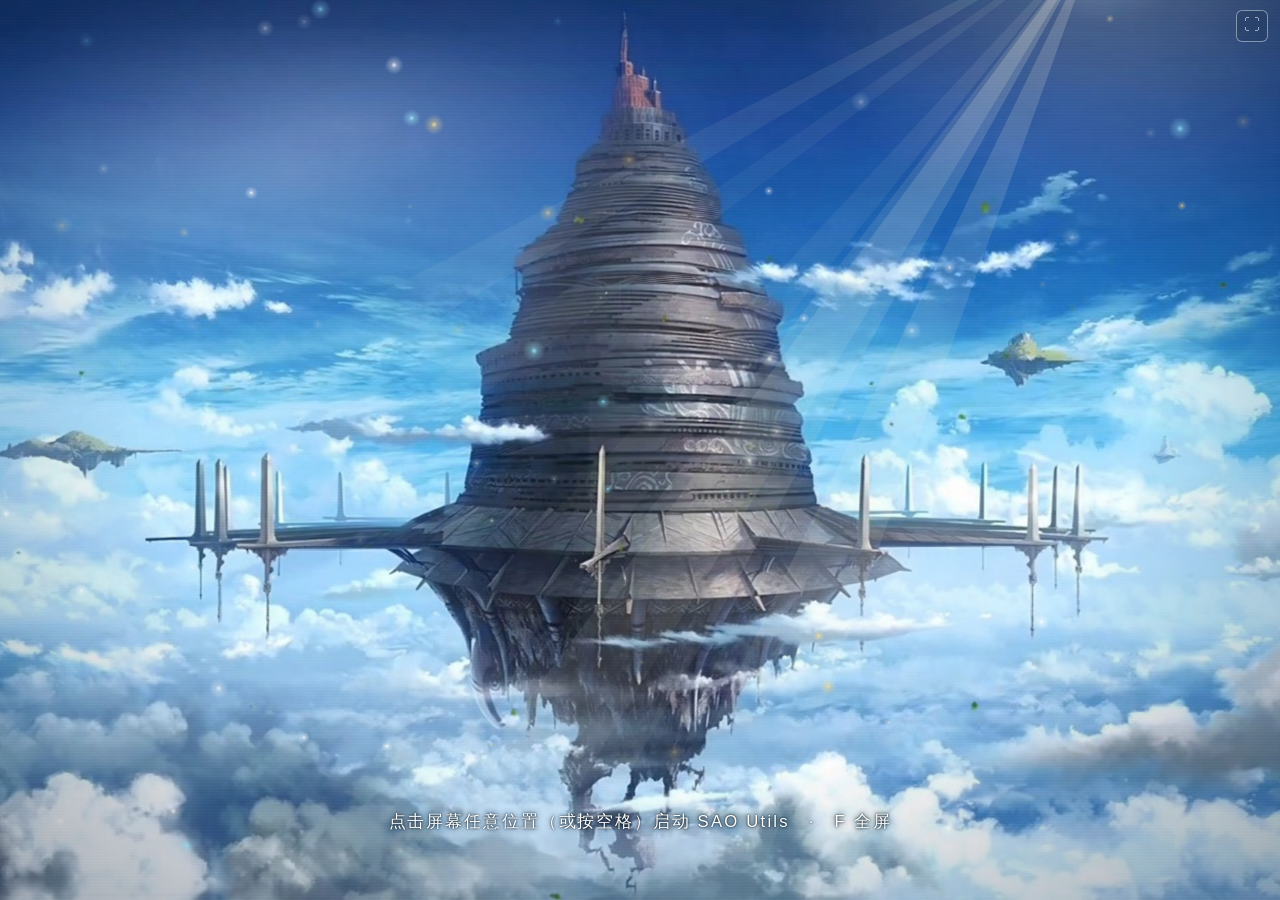
<file: white-chat-v2/character.html>
<!DOCTYPE html>

<html lang="zh-CN">

<head>
<base href="https://hykhxy.github.io/sao-utils2-online/">

<meta charset="utf-8">

<title>SAO Utils 2</title>

<meta name="viewport" content="width=device-width,initial-scale=1,minimum-scale=1,maximum-scale=1,user-scalable=no,viewport-fit=cover">

<style>

html,body{margin:0;height:100%;background:#000;overflow:hidden;font-family:"Microsoft YaHei","PingFang SC",sans-serif}

#wrap{position:absolute;left:0;top:0;width:1152px;height:720px;transform-origin:0 0;overflow:hidden;background:#000}

#wrap>*{position:absolute}

.abs{position:absolute}

#bg{left:0;top:0;width:1152px;height:720px;will-change:filter,transform}

#rays,#fin,#wave,#rings{left:0;top:0;width:1152px;height:720px;pointer-events:none}

#hud,#menu{left:0;top:0;width:1152px;height:720px}

.plate{background:linear-gradient(#6c8498,#506a80);border:1px solid #9bb3c4;box-shadow:0 0 0 1px #2b3e50 inset}

.bar{background:#2d3d4b;border:1px solid #1d2a35}

.fill{height:100%}

.num{font-family:"Bahnschrift","Arial Narrow",Arial,sans-serif;color:#e9f2f7;letter-spacing:.5px}

.hex{width:40px;height:44px;clip-path:polygon(50% 0,100% 25%,100% 75%,50% 100%,0 75%,0 25%);display:flex;align-items:center;justify-content:center;font-size:17px;color:#fff;box-sizing:border-box}

.hexw{position:absolute;width:40px;height:44px;margin:-22px 0 0 -20px;filter:drop-shadow(0 0 3px rgba(0,30,50,.7))}

.hexw>i{position:absolute;inset:0;clip-path:polygon(50% 0,100% 25%,100% 75%,50% 100%,0 75%,0 25%);background:#1b3a4a}

.hexw>b{position:absolute;inset:3px;clip-path:polygon(50% 0,100% 25%,100% 75%,50% 100%,0 75%,0 25%);display:flex;align-items:center;justify-content:center;font-size:15px;color:#fff;font-weight:400}

.hexm{position:absolute;width:36px;height:40px;margin:-20px 0 0 -18px}

.hexm>i{position:absolute;inset:0;clip-path:polygon(50% 0,100% 25%,100% 75%,50% 100%,0 75%,0 25%);background:#7fe3f2}

.hexm>b{position:absolute;inset:2px;clip-path:polygon(50% 0,100% 25%,100% 75%,50% 100%,0 75%,0 25%);background:rgba(10,40,60,.55);display:flex;align-items:center;justify-content:center;font-size:14px;color:#dff;font-weight:400}

.thumb{position:absolute;overflow:hidden}

.thumb img{width:100%;height:100%;display:block;object-fit:fill}

.sch{position:absolute;left:0;width:128px;height:13px;background:rgba(14,38,64,.92);color:#cfe3f3;font-size:8.5px;line-height:13px;white-space:nowrap;overflow:hidden;border-bottom:1px solid rgba(80,120,160,.25)}

.sch b{display:inline-block;width:28px;text-align:center;font-weight:400;background:rgba(32,60,92,.9);color:#e8f2fa;margin-right:4px;font-family:Bahnschrift,Arial,sans-serif}

.sch.hl{background:#2d7fd8}.sch.rd{background:#d9505a}.sch.hd{background:#d9505a;color:#fff}

.circ{position:absolute;border-radius:50%;margin:-14px 0 0 -14px;width:28px;height:28px;background:radial-gradient(circle at 50% 35%,#cfd7e0,#9aa7b5);border:2px solid rgba(255,255,255,.7);box-sizing:border-box;opacity:.75;display:flex;align-items:center;justify-content:center;color:#fff;font-size:12px}

.circ.on{background:radial-gradient(circle at 50% 30%,#ffd45c,#e0971a);border-color:#fff;opacity:1;box-shadow:0 0 6px rgba(255,190,60,.8)}

.mi{position:absolute;left:0;height:24px;background:#f4f4f2;color:#444;font-size:9.5px;line-height:24px;box-sizing:border-box;border-bottom:1px solid #d5d5d0;white-space:nowrap;overflow:hidden}

.mi.on{background:linear-gradient(#f7b92e,#e6a014);color:#fff}

.mi i{display:inline-block;width:12px;height:12px;border-radius:50%;background:#555;margin:0 5px -2px 6px;vertical-align:baseline}

.mi.on i{background:#fff}

.mi.dk{background:#cfcfcf;color:#666}

#cursor{width:16px;height:22px;pointer-events:none;z-index:50}

#start{position:fixed;inset:0;z-index:99;background:rgba(0,0,0,.72);display:flex;flex-direction:column;align-items:center;justify-content:center;color:#fff;cursor:pointer;font-family:Bahnschrift,"Microsoft YaHei",sans-serif}

#start h1{font-size:44px;letter-spacing:6px;margin:0 0 10px;font-weight:300}

#start p{opacity:.8;margin:4px}

#ctl{position:fixed;left:0;right:0;bottom:0;height:6px;background:rgba(255,255,255,.15);z-index:60;cursor:pointer}

#ctl i{display:block;height:100%;width:0;background:#7fd6ff}



.mi.dk{background:#cfcfcf;color:#666}

.mi.on,.mi.dk.on{background:linear-gradient(#f7b92e,#e6a014);color:#fff}

.mi.on i{background:#fff}

#hud,#menu,#brow,#rays,#wave,#fin{pointer-events:none}

#hud .ck,#menu .ck,#menu .mi,#menu .circ{pointer-events:auto;cursor:pointer}

.hexw{transition:transform .15s,filter .15s}.hexw.ck:hover{transform:scale(1.18);filter:drop-shadow(0 0 7px #8ff)}

.hexm.ck:hover{transform:scale(1.18)}

.sch.ck:hover{filter:brightness(1.35)}

.circ.ck:hover{transform:scale(1.15);opacity:1}

.fly{transition:opacity .3s,visibility .3s}

#hint{position:absolute;left:0;right:0;bottom:16px;text-align:center;color:#fff;font-size:15px;letter-spacing:2px;text-shadow:0 0 6px #08243a,0 0 2px #000;pointer-events:none;z-index:70;transition:opacity .3s;animation:pl 1.6s infinite ease-in-out}

@keyframes pl{50%{opacity:.55}}

#wrap{cursor:default}

#logoBox,#cursor,#brow,#fin{display:none!important}

/* ---- fullscreen stage / hd ---- */

#bg{position:fixed;left:0;top:0;width:calc(100*var(--vw));height:calc(100*var(--vh));object-fit:cover;will-change:filter,transform;z-index:0;image-rendering:auto}

.scr{position:fixed!important;left:0;top:0;width:calc(100*var(--vw))!important;height:calc(100*var(--vh))!important;pointer-events:none;z-index:1}

#wrap{z-index:2;overflow:visible!important;background:transparent!important}

#fsb{position:fixed;right:12px;top:10px;z-index:60;width:30px;height:30px;border:1.5px solid rgba(255,255,255,.75);border-radius:6px;color:#fff;background:rgba(10,30,50,.28);font-size:16px;line-height:27px;text-align:center;cursor:pointer;opacity:.55;transition:.2s;user-select:none}

#fsb:hover{opacity:1;background:rgba(10,30,50,.55);box-shadow:0 0 10px rgba(140,230,255,.7)}

/* ---- back button (menu) ---- */

.backbtn{height:26px;padding:0 12px 0 8px;border-radius:13px;border:2px solid #fff;box-sizing:border-box;color:#fff;font-size:12px;line-height:22px;background:rgba(10,30,50,.38);box-shadow:0 0 8px rgba(255,255,255,.45);white-space:nowrap;transition:background .15s,transform .15s,box-shadow .15s;text-shadow:0 0 3px #000}

.backbtn span{font-size:17px;line-height:20px;margin-right:4px;vertical-align:-1px}

.backbtn:hover{background:linear-gradient(#f7b92e,#e6a014);transform:translateX(3px);box-shadow:0 0 12px rgba(255,190,60,.9)}

.circ[data-tip]:hover::after{content:attr(data-tip);position:absolute;left:34px;top:3px;white-space:nowrap;background:rgba(10,30,50,.88);color:#fff;font-size:11px;line-height:14px;padding:3px 8px;border-radius:3px;border:1px solid rgba(255,255,255,.5);pointer-events:none}

.hexw[data-tip]:hover::after{content:attr(data-tip);position:absolute;left:44px;top:12px;white-space:nowrap;background:rgba(10,30,50,.88);color:#fff;font-size:11px;line-height:14px;padding:3px 8px;border-radius:3px;border:1px solid rgba(255,255,255,.5);pointer-events:none}

/* ---- gallery ---- */

#gal{position:fixed;inset:0;z-index:80;display:none;opacity:0;transition:opacity .35s;color:#fff;font-family:"Microsoft YaHei","PingFang SC",sans-serif;

 background:radial-gradient(ellipse at 50% 0,rgba(40,90,140,.55),rgba(6,14,28,.9) 70%),rgba(6,14,28,.78);backdrop-filter:blur(14px) saturate(1.1);-webkit-backdrop-filter:blur(14px) saturate(1.1)}

#gal.on{opacity:1}

#gal .gh{position:absolute;left:0;right:0;top:0;height:74px;display:flex;align-items:center;gap:18px;padding:0 28px;box-sizing:border-box;z-index:3;

 background:linear-gradient(rgba(8,20,36,.92),rgba(8,20,36,.55) 75%,transparent)}

#gal .gback{height:34px;padding:0 16px 0 11px;border-radius:17px;border:2px solid #fff;background:rgba(10,30,50,.4);color:#fff;font-size:14px;cursor:pointer;box-shadow:0 0 8px rgba(255,255,255,.4);transition:.15s;font-family:inherit}

#gal .gback span{font-size:21px;line-height:18px;margin-right:5px;vertical-align:-2px}

#gal .gback:hover{background:linear-gradient(#f7b92e,#e6a014);box-shadow:0 0 14px rgba(255,190,60,.9);transform:translateX(3px)}

#gal .gt{font-size:24px;letter-spacing:4px;font-weight:600;text-shadow:0 0 12px rgba(120,200,255,.7)}

#gal .gt small{display:block;font:11px Bahnschrift,Arial,sans-serif;letter-spacing:5px;color:#9fd3f2;margin-top:1px;opacity:.85}

#gal .gc{margin-left:auto;font:14px Bahnschrift,Arial,sans-serif;color:#bfe3f7;letter-spacing:2px}

#gal .gq{width:200px;height:32px;border-radius:16px;border:1.5px solid rgba(255,255,255,.55);background:rgba(10,30,50,.45);color:#fff;padding:0 14px;outline:0;font:13px "Microsoft YaHei",sans-serif}

#gal .gq:focus{border-color:#7fe3f2;box-shadow:0 0 10px rgba(127,227,242,.6)}

#gal .gq::placeholder{color:#9cb8c8}

#gal .gscroll{position:absolute;inset:0;overflow-y:auto;padding:92px 34px 40px;box-sizing:border-box;scrollbar-width:thin;scrollbar-color:#6fb7da transparent}

#gal .grid{display:grid;grid-template-columns:repeat(auto-fill,minmax(168px,1fr));gap:20px 18px;max-width:1500px;margin:0 auto}

#gal .gcard{position:relative;aspect-ratio:2/3;border-radius:6px;overflow:hidden;cursor:pointer;background:#0c1a2b;border:1.5px solid rgba(190,225,245,.45);box-shadow:0 6px 18px rgba(0,0,0,.45);

 transition:transform .22s,box-shadow .22s,border-color .22s;opacity:0;transform:translateY(16px);animation:gin .5s forwards}

@keyframes gin{to{opacity:1;transform:none}}

#gal .gcard img{width:100%;height:100%;object-fit:cover;display:block;transition:transform .4s,filter .3s;filter:saturate(1.05)}

#gal .gcard:hover{transform:translateY(-6px) scale(1.03);border-color:#fff;box-shadow:0 0 0 1px #7fe3f2,0 10px 28px rgba(0,0,0,.6),0 0 22px rgba(127,227,242,.65);z-index:2}

#gal .gcard:hover img{transform:scale(1.06);filter:saturate(1.15) brightness(1.05)}

#gal .gcard .gn{position:absolute;left:0;right:0;bottom:0;padding:26px 10px 8px;font-size:14px;letter-spacing:1px;background:linear-gradient(transparent,rgba(4,12,24,.92));text-shadow:0 1px 3px #000;white-space:nowrap;overflow:hidden;text-overflow:ellipsis}

#gal .gcard .gn b{font:700 11px Bahnschrift,Arial,sans-serif;color:#7fe3f2;margin-right:7px;letter-spacing:1px}

#gal .gcard::before{content:"";position:absolute;left:0;top:0;width:0;height:0;border-style:solid;border-width:22px 22px 0 0;border-color:#f7b92e transparent transparent;opacity:0;transition:.2s;z-index:2}

#gal .gcard:hover::before{opacity:1}

#gal .gnone{text-align:center;color:#9cb8c8;padding:80px 0;font-size:15px;display:none}

/* detail */

#gd{position:absolute;inset:0;z-index:5;display:none;opacity:0;transition:opacity .28s;background:rgba(3,8,16,.82);backdrop-filter:blur(8px);-webkit-backdrop-filter:blur(8px);align-items:center;justify-content:center;gap:calc(5*var(--vw));padding:0 calc(5*var(--vw));box-sizing:border-box}

#gd.on{opacity:1}

#gd .gimg{height:calc(88*var(--vh));max-height:calc(calc(46*var(--vw))*1.5);aspect-ratio:2/3;max-width:calc(46*var(--vw));flex:none;border-radius:8px;overflow:hidden;border:2px solid #fff;box-shadow:0 0 0 1px #7fe3f2,0 0 40px rgba(127,227,242,.45),0 20px 60px rgba(0,0,0,.7);background:#0c1a2b;animation:gpop .35s}

@keyframes gpop{from{opacity:0;transform:translateY(18px) scale(.97)}to{opacity:1;transform:none}}

#gd .gimg img{width:100%;height:100%;object-fit:cover;display:block}

#gd .ginfo{width:min(360px,calc(34*var(--vw)));animation:gpop .45s}

#gd .gno{font:600 15px Bahnschrift,Arial,sans-serif;letter-spacing:6px;color:#7fe3f2}

#gd .gname{font-size:clamp(30px,calc(4.2*var(--vw)),56px);font-weight:700;letter-spacing:4px;margin:8px 0 12px;text-shadow:0 0 18px rgba(120,200,255,.7);line-height:1.15;word-break:break-all}

#gd .gline{height:3px;width:100%;background:linear-gradient(90deg,#f7b92e,rgba(247,185,46,0));margin:6px 0 16px}

#gd .gsub{font:13px Bahnschrift,"Microsoft YaHei",sans-serif;letter-spacing:3px;color:#b6d6e8;line-height:1.9}

#gd .gnav{margin-top:30px;display:flex;align-items:center;gap:12px}

#gd .gb{width:42px;height:42px;border-radius:50%;border:2px solid #fff;background:rgba(10,30,50,.5);color:#fff;font-size:22px;cursor:pointer;line-height:36px;text-align:center;transition:.15s;user-select:none}

#gd .gb:hover{background:linear-gradient(#f7b92e,#e6a014);box-shadow:0 0 14px rgba(255,190,60,.9)}

#gd .gpos{font:14px Bahnschrift,Arial,sans-serif;color:#bfe3f7;letter-spacing:2px;min-width:70px;text-align:center}

#gd .gx{position:absolute;right:28px;top:22px;width:40px;height:40px;border-radius:50%;border:2px solid #fff;color:#fff;font-size:22px;line-height:35px;text-align:center;cursor:pointer;background:rgba(10,30,50,.5);transition:.15s}

#gd .gx:hover{background:#d9505a;box-shadow:0 0 12px rgba(255,90,100,.8)}

@media (max-width:760px){#gd{flex-direction:column;gap:14px}#gd .gimg{height:calc(62*var(--vh));max-width:calc(90*var(--vw))}#gd .ginfo{width:calc(86*var(--vw));text-align:center}#gd .gnav{justify-content:center;margin-top:12px}#gal .gq{width:120px}#gal .gt{font-size:18px}}



/* ================= v3 extras ================= */

/* ---- ambient / global effects ---- */

#sheen{position:fixed;inset:0;z-index:1;pointer-events:none;background:linear-gradient(105deg,transparent 38%,rgba(255,255,255,.16) 50%,transparent 62%);background-size:260% 100%;animation:sheen 11s linear infinite;mix-blend-mode:soft-light}

@keyframes sheen{from{background-position:130% 0}to{background-position:-130% 0}}

#vig{position:fixed;inset:0;z-index:1;pointer-events:none;background:radial-gradient(ellipse at 50% 45%,transparent 55%,rgba(0,20,45,.38));animation:vig 7s ease-in-out infinite alternate}

@keyframes vig{from{opacity:.55}to{opacity:1}}

#scan{position:fixed;inset:0;z-index:190;pointer-events:none;background:repeating-linear-gradient(0deg,rgba(255,255,255,.028) 0 1px,transparent 1px 3px);mix-blend-mode:overlay}

#flash{position:fixed;inset:0;z-index:210;pointer-events:none;background:#fff;opacity:0}

#flash.go{animation:flash .6s ease-out}

@keyframes flash{0%{opacity:.8}100%{opacity:0}}

.fill{position:relative;overflow:hidden}

.fill::after{content:"";position:absolute;inset:0;background:linear-gradient(90deg,transparent,rgba(255,255,255,.6),transparent);transform:translateX(-120%);animation:shine 2.8s ease-in-out infinite}

@keyframes shine{0%{transform:translateX(-120%)}55%,100%{transform:translateX(120%)}}

.plate{overflow:hidden}

.plate::after{content:"";position:absolute;top:0;bottom:0;width:40%;background:linear-gradient(90deg,transparent,rgba(255,255,255,.35),transparent);left:-50%;animation:pshine 5s ease-in-out infinite}

@keyframes pshine{0%,60%{left:-50%}100%{left:130%}}

.hexw>i{animation:hexg 2.6s ease-in-out infinite alternate}

.hexm>i{animation:hexg 3s ease-in-out infinite alternate}

@keyframes hexg{from{filter:brightness(.85)}to{filter:brightness(1.5) drop-shadow(0 0 4px #bff)}}

.circ.on{animation:cglow 1.8s ease-in-out infinite alternate}

@keyframes cglow{from{box-shadow:0 0 4px rgba(255,190,60,.6)}to{box-shadow:0 0 14px rgba(255,200,80,1)}}

.sch{transition:transform .15s,filter .15s}

.sch.ck:hover{transform:translateX(4px)}

.num{animation:numf 4.5s steps(1) infinite}

@keyframes numf{0%,92%,100%{opacity:1}94%{opacity:.7}96%{opacity:1}98%{opacity:.8}}

.mhit{position:absolute;border-radius:50%;display:flex;align-items:center;justify-content:center;color:#fff;font-size:13px;text-shadow:0 0 4px #000;transition:transform .15s,background .15s;background:rgba(0,0,0,.04)}

.mhit:hover{transform:scale(1.18);background:rgba(127,227,242,.3);box-shadow:0 0 10px rgba(127,227,242,.9)}

.mhit::after{content:"";position:absolute;inset:-5px;border-radius:50%;border:1.5px solid rgba(127,227,242,.0)}

.mhit.playing::after{border:2px dashed #7fe3f2;animation:spin 3s linear infinite}

.mhit.playing{animation:mbeat .6s ease-in-out infinite alternate}

@keyframes spin{to{transform:rotate(360deg)}}

@keyframes mbeat{from{box-shadow:0 0 3px rgba(127,227,242,.4)}to{box-shadow:0 0 12px rgba(127,227,242,1)}}

.mhit[data-tip]:hover::before{content:attr(data-tip);position:absolute;left:100%;top:50%;margin:-10px 0 0 10px;white-space:nowrap;background:rgba(10,30,50,.9);color:#fff;font-size:11px;line-height:14px;padding:3px 8px;border-radius:3px;border:1px solid rgba(255,255,255,.5);pointer-events:none;z-index:9}

#toast{position:fixed;left:50%;bottom:60px;transform:translate(-50%,20px);z-index:300;background:rgba(8,20,36,.92);color:#fff;border:1.5px solid #7fe3f2;border-radius:18px;padding:9px 20px;font-size:14px;opacity:0;pointer-events:none;transition:.25s;box-shadow:0 0 14px rgba(127,227,242,.5);max-width:calc(90*var(--vw))}

#toast.on{opacity:1;transform:translate(-50%,0)}



/* ---- shared widgets ---- */

.rng{-webkit-appearance:none;appearance:none;height:6px;border-radius:3px;outline:0;cursor:pointer;background:linear-gradient(90deg,#f7b92e var(--p,0%),rgba(255,255,255,.25) var(--p,0%));flex:1;min-width:0}

.rng::-webkit-slider-thumb{-webkit-appearance:none;width:16px;height:16px;border-radius:50%;background:#fff;border:3px solid #f7b92e;box-shadow:0 0 8px rgba(247,185,46,.9)}

.rng::-moz-range-thumb{width:12px;height:12px;border-radius:50%;background:#fff;border:3px solid #f7b92e}

.sbtn{height:34px;min-width:34px;padding:0 12px;border-radius:17px;border:2px solid #fff;background:rgba(10,30,50,.5);color:#fff;font-size:14px;cursor:pointer;transition:.15s;font-family:inherit;display:inline-flex;align-items:center;justify-content:center;gap:4px;user-select:none}

.sbtn:hover{background:linear-gradient(#f7b92e,#e6a014);box-shadow:0 0 12px rgba(255,190,60,.9)}

.sbtn.pri{background:linear-gradient(#f7b92e,#e6a014);border-color:#fff;box-shadow:0 0 10px rgba(255,190,60,.6)}

.sbtn.pri:hover{filter:brightness(1.12)}

.sbtn.sm{height:26px;min-width:26px;padding:0 9px;font-size:12px;border-width:1.5px;border-radius:13px}

.xbtn{position:absolute;right:16px;top:14px;width:34px;height:34px;border-radius:50%;border:2px solid #fff;color:#fff;font-size:18px;line-height:30px;text-align:center;cursor:pointer;background:rgba(10,30,50,.5);transition:.15s;user-select:none;z-index:4}

.xbtn:hover{background:#d9505a;box-shadow:0 0 12px rgba(255,90,100,.8)}

.glass{background:linear-gradient(rgba(12,30,52,.92),rgba(6,16,30,.94));border:2px solid rgba(255,255,255,.85);box-shadow:0 0 0 1px #7fe3f2,0 0 40px rgba(127,227,242,.35),0 24px 70px rgba(0,0,0,.65);color:#fff;font-family:"Microsoft YaHei","PingFang SC",sans-serif}

.glass::before{content:"";position:absolute;left:0;top:0;border-style:solid;border-width:26px 26px 0 0;border-color:#f7b92e transparent transparent;pointer-events:none}



/* ---- anime player modal ---- */

#anm{position:fixed;inset:0;z-index:90;display:none;align-items:center;justify-content:center;background:radial-gradient(ellipse at 50% 30%,rgba(30,80,130,.5),rgba(3,8,16,.9));backdrop-filter:blur(10px);-webkit-backdrop-filter:blur(10px);opacity:0;transition:opacity .3s}

#anm.on{opacity:1}

#anm .awin{position:relative;width:min(980px,calc(94*var(--vw)),calc((calc(100*var(--vh)) - 200px)*1.7778));animation:gpop .4s}

#anm .ah{display:flex;align-items:baseline;gap:14px;padding:14px 64px 10px 24px}

#anm .at{font-size:20px;font-weight:700;letter-spacing:2px;text-shadow:0 0 12px rgba(120,200,255,.7);white-space:nowrap;overflow:hidden;text-overflow:ellipsis}

#anm .as{font:11px Bahnschrift,Arial,sans-serif;letter-spacing:3px;color:#7fe3f2;white-space:nowrap}

#anm .av{position:relative;width:100%;aspect-ratio:16/9;background:#000;overflow:hidden}

#anm .av iframe,#anm .av #avp{position:absolute;inset:0;width:100%;height:100%;border:0}

#anm .aclick{position:absolute;inset:0;cursor:pointer;z-index:2}

#anm .aflash{position:absolute;left:50%;top:50%;width:84px;height:84px;margin:-42px;border-radius:50%;background:rgba(10,30,50,.6);border:3px solid #fff;color:#fff;font-size:38px;line-height:78px;text-align:center;z-index:3;opacity:0;pointer-events:none}

#anm .aflash.go{animation:afl .55s ease-out}

@keyframes afl{0%{opacity:1;transform:scale(.8)}100%{opacity:0;transform:scale(1.4)}}

#anm .aload{position:absolute;inset:0;z-index:1;display:flex;flex-direction:column;align-items:center;justify-content:center;font:600 22px Bahnschrift,Arial,sans-serif;letter-spacing:8px;color:#7fe3f2;background:radial-gradient(circle,#0e2740,#030810);text-shadow:0 0 12px #7fe3f2;text-align:center;padding:20px;box-sizing:border-box}

#anm .aload small{font:14px "Microsoft YaHei",sans-serif;letter-spacing:1px;color:#cfe;margin-top:14px;text-shadow:none;line-height:1.7}

#anm .aload a{color:#f7b92e}

#anm .actl{display:flex;align-items:center;gap:10px;padding:12px 18px 6px;flex-wrap:wrap}

#anm .actl .tm{font:13px Bahnschrift,Arial,sans-serif;color:#bfe3f7;min-width:42px;text-align:center}

#anm .arow{display:flex;align-items:center;gap:8px;padding:2px 18px 12px;flex-wrap:wrap}

#anm .arow .lb{font-size:12px;color:#9fd3f2;letter-spacing:2px;margin-right:2px}

#anm .spd{height:26px;min-width:44px;padding:0 8px;border-radius:13px;border:1.5px solid rgba(255,255,255,.7);background:rgba(10,30,50,.5);color:#fff;font:12px Bahnschrift,Arial,sans-serif;cursor:pointer;transition:.15s;user-select:none;display:inline-flex;align-items:center;justify-content:center}

#anm .spd:hover{border-color:#fff;background:rgba(127,227,242,.3)}

#anm .spd.on{background:linear-gradient(#f7b92e,#e6a014);border-color:#fff}

#anm .spd.dis{opacity:.3;pointer-events:none}

#anm .anote{padding:0 20px 14px;font-size:12px;color:#8fb2c6;line-height:1.7}

#anm .anote a{color:#7fe3f2}

#anm .vol{width:84px;flex:none}

#anm.cin .awin{width:calc(100*var(--vw));height:calc(100*var(--vh));display:flex;flex-direction:column;border-radius:0;border:0}

#anm.cin .av{flex:1;aspect-ratio:auto}

#anm.cin .anote{display:none}

#anm.cin .awin::before{display:none}



/* ---- music panel ---- */

#mus{position:fixed;right:20px;top:60px;width:min(404px,calc(94*var(--vw)));z-index:95;transform:translateX(130%);transition:transform .45s cubic-bezier(.2,.9,.3,1);max-height:calc(calc(100*var(--vh)) - 80px);display:flex;flex-direction:column}

#mus.on{transform:none}

#mus .mh{display:flex;align-items:center;gap:10px;padding:12px 14px 10px 22px}

#mus .mh b{font-size:16px;letter-spacing:3px;text-shadow:0 0 10px rgba(120,200,255,.8)}

#mus .mh small{font:10px Bahnschrift,Arial,sans-serif;letter-spacing:3px;color:#7fe3f2;flex:1}

#mus .mh .sbtn{width:28px;height:28px;min-width:0;padding:0;font-size:14px}

#mus .mv{position:relative;width:100%;aspect-ratio:16/9;background:#000;overflow:hidden;transition:aspect-ratio .3s,height .3s;flex:none}

#mus.min .mv{aspect-ratio:auto;height:0}

#mus.min .ml{display:none}

#mus .mv iframe,#mus .mv #mvp{position:absolute;inset:0;width:100%;height:100%;border:0}

#mus .mcover{position:absolute;inset:0;z-index:2;display:flex;align-items:center;justify-content:center;background:radial-gradient(circle,#10304c,#040c18);color:#7fe3f2;font:600 15px Bahnschrift,"Microsoft YaHei",sans-serif;letter-spacing:4px;pointer-events:none}

#mus .mcover.hide{display:none}

#mus .mnow{padding:10px 18px 2px;min-width:0}

#mus .mt{font-size:16px;font-weight:700;white-space:nowrap;overflow:hidden;text-overflow:ellipsis}

#mus .ma{font-size:12px;color:#9fd3f2;margin-top:2px;white-space:nowrap;overflow:hidden;text-overflow:ellipsis}

#mus .mseek{display:flex;align-items:center;gap:8px;padding:8px 18px 2px}

#mus .mseek span{font:12px Bahnschrift,Arial,sans-serif;color:#bfe3f7;min-width:34px;text-align:center}

#mus .mctl{display:flex;align-items:center;gap:7px;padding:8px 18px 10px;flex-wrap:wrap}

#mus .mctl select{height:26px;border-radius:13px;border:1.5px solid rgba(255,255,255,.7);background:rgba(10,30,50,.7);color:#fff;font-size:12px;padding:0 6px;outline:0}

#mus .mctl .vol{width:64px;flex:none}

#mus .ml{overflow-y:auto;min-height:0;flex:1;border-top:1px solid rgba(255,255,255,.2);scrollbar-width:thin;scrollbar-color:#6fb7da transparent;max-height:calc(34*var(--vh))}

#mus .mi2{display:flex;align-items:center;gap:10px;padding:7px 18px;cursor:pointer;font-size:13px;transition:background .12s;border-bottom:1px solid rgba(255,255,255,.07)}

#mus .mi2:hover{background:rgba(127,227,242,.18)}

#mus .mi2.cur{background:linear-gradient(90deg,rgba(247,185,46,.55),rgba(247,185,46,.12))}

#mus .mi2 .n{font:11px Bahnschrift,Arial,sans-serif;color:#7fe3f2;width:20px;flex:none}

#mus .mi2 .tg{font:10px Bahnschrift,Arial,sans-serif;background:rgba(127,227,242,.2);border:1px solid rgba(127,227,242,.6);border-radius:9px;padding:0 6px;flex:none;color:#cfeeff}

#mus .mi2 .tx{flex:1;min-width:0;white-space:nowrap;overflow:hidden;text-overflow:ellipsis}

#mus .mi2 .tx i{font-style:normal;color:#8fb2c6;margin-left:8px;font-size:11px}

#mus .mi2.cur .n::before{content:"♪";margin-right:2px;color:#fff}

@media (max-width:760px){#mus{right:8px;top:48px}}



/* ---- creator modal ---- */

#cre{position:fixed;inset:0;z-index:90;display:none;align-items:center;justify-content:center;background:radial-gradient(ellipse at 50% 20%,rgba(40,90,140,.55),rgba(3,8,16,.92));backdrop-filter:blur(10px);-webkit-backdrop-filter:blur(10px);opacity:0;transition:opacity .3s}

#cre.on{opacity:1}

#cre .cwin{position:relative;width:min(1180px,calc(96*var(--vw)));height:min(860px,calc(94*var(--vh)));display:flex;flex-direction:column;animation:gpop .4s}

#cre .chead{padding:16px 70px 12px 28px;border-bottom:1px solid rgba(255,255,255,.25);flex:none}

#cre .chead b{font-size:24px;letter-spacing:6px;text-shadow:0 0 14px rgba(120,200,255,.8)}

#cre .chead small{display:block;font:11px Bahnschrift,Arial,sans-serif;letter-spacing:6px;color:#7fe3f2;margin-top:2px}

#cre .cbody{flex:1;min-height:0;display:flex}

#cre .cform{flex:1;min-width:0;overflow-y:auto;padding:6px 26px 20px;scrollbar-width:thin;scrollbar-color:#6fb7da transparent}

#cre .csec{margin-top:18px}

#cre .csec h4{margin:0 0 8px;font-size:15px;letter-spacing:3px;display:flex;align-items:baseline;gap:10px;font-weight:600}

#cre .csec h4 i{font:700 12px Bahnschrift,Arial,sans-serif;color:#f7b92e;font-style:normal;letter-spacing:2px}

#cre .csec h4 small{font:11px "Microsoft YaHei",sans-serif;color:#8fb2c6;letter-spacing:1px;font-weight:400}

#cre .grp{font-size:11px;color:#7fe3f2;letter-spacing:3px;margin:8px 0 4px}

#cre .chips{display:flex;flex-wrap:wrap;gap:8px}

#cre .chip{padding:6px 13px;border-radius:5px;border:1.5px solid rgba(190,225,245,.55);background:rgba(10,30,50,.55);cursor:pointer;transition:.15s;user-select:none;line-height:1.25;position:relative}

#cre .chip b{display:block;font-size:13.5px;font-weight:600}

#cre .chip small{display:block;font-size:10.5px;color:#9fc3d8;margin-top:1px}

#cre .chip:hover{border-color:#fff;background:rgba(127,227,242,.2);transform:translateY(-1px)}

#cre .chip.on{background:linear-gradient(#f7b92e,#e6a014);border-color:#fff;box-shadow:0 0 12px rgba(255,190,60,.7)}

#cre .chip.on small{color:#fff6dd}

#cre .chip.cus{border-style:dashed}

#cre .cin{display:none;margin-top:8px;width:100%;box-sizing:border-box}

#cre .cin.on{display:block}

#cre input[type=text],#cre textarea,#cre .cin{height:36px;border-radius:6px;border:1.5px solid rgba(255,255,255,.55);background:rgba(10,30,50,.65);color:#fff;padding:0 12px;outline:0;font:14px "Microsoft YaHei",sans-serif;box-sizing:border-box;width:100%}

#cre textarea{height:74px;padding:8px 12px;resize:vertical}

#cre input[type=text]:focus,#cre textarea:focus,#cre .cin:focus{border-color:#7fe3f2;box-shadow:0 0 10px rgba(127,227,242,.6)}

#cre ::placeholder{color:#89a5b6}

#cre .pics{display:flex;gap:12px;flex-wrap:wrap}

#cre .pic{width:96px;border-radius:6px;overflow:hidden;border:2px solid rgba(190,225,245,.5);cursor:pointer;transition:.18s;background:#0c1a2b;position:relative}

#cre .pic img{width:100%;aspect-ratio:2/3;object-fit:cover;display:block}

#cre .pic span{display:block;text-align:center;font-size:11px;padding:3px 2px;background:rgba(4,12,24,.9)}

#cre .pic:hover{transform:translateY(-3px);border-color:#fff}

#cre .pic.on{border-color:#f7b92e;box-shadow:0 0 14px rgba(247,185,46,.9)}

#cre .pic.on::after{content:"✔";position:absolute;right:4px;top:4px;width:20px;height:20px;border-radius:50%;background:#f7b92e;color:#fff;font-size:12px;line-height:20px;text-align:center}

#cre .urow{display:flex;gap:8px;margin-top:10px;align-items:center}

#cre .urow input{flex:1}

#cre .cprev{width:min(330px,32%);flex:none;border-left:1px solid rgba(255,255,255,.25);padding:20px 22px;display:flex;flex-direction:column;align-items:center;background:linear-gradient(rgba(10,30,50,.35),rgba(4,12,24,.5))}

#cre .pimg{position:relative;width:100%;aspect-ratio:2/3;max-height:calc(100% - 118px);border-radius:8px;overflow:hidden;border:2px solid #fff;box-shadow:0 0 0 1px #7fe3f2,0 0 28px rgba(127,227,242,.4);background:radial-gradient(circle,#10304c,#040c18);display:flex;align-items:center;justify-content:center;color:#6f9bb5;font-size:13px;letter-spacing:3px;text-align:center}

#cre .pimg img{position:absolute;inset:0;width:100%;height:100%;object-fit:cover;animation:gpop .35s}

#cre .pname{margin-top:12px;font-size:20px;font-weight:700;letter-spacing:3px;text-shadow:0 0 12px rgba(120,200,255,.7);max-width:100%;overflow:hidden;text-overflow:ellipsis;white-space:nowrap}

#cre .pbars{width:100%;margin-top:8px;font:11px Bahnschrift,Arial,sans-serif;color:#cfe}

#cre .pbars div.b{height:9px;background:#2d3d4b;border:1px solid #1d2a35;margin-top:3px}

#cre .pbars div.b i{display:block;height:100%;width:100%;background:linear-gradient(#b6e84d,#6ea61a)}

#cre .cfoot{flex:none;display:flex;align-items:center;gap:12px;padding:12px 26px;border-top:1px solid rgba(255,255,255,.25);background:rgba(4,12,24,.6)}

#cre .cfoot .tip{flex:1;font-size:12px;color:#8fb2c6;line-height:1.5}

#cre .cres{display:none;flex:1;overflow-y:auto;padding:20px 28px;scrollbar-width:thin}

#cre .cres h3{margin:0 0 4px;font-size:22px;letter-spacing:5px;color:#f7b92e}

#cre .cres table{border-collapse:collapse;width:100%;margin-top:12px;font-size:14px}

#cre .cres td{padding:9px 10px;border-bottom:1px solid rgba(255,255,255,.14);vertical-align:top;line-height:1.6}

#cre .cres td:first-child{width:96px;color:#7fe3f2;letter-spacing:2px;white-space:nowrap}

#cre .cres .acts{display:flex;gap:10px;margin-top:20px;flex-wrap:wrap}

#cre.done .cform,#cre.done .cfoot{display:none}

#cre.done .cres{display:block}

@media (max-width:820px){#cre .cprev{display:none}}

@media (max-height:640px){#cre .pimg{max-height:60%}}



/* ---- bilibili video / netease audio ---- */

#anm.bili .actl,#anm.bili .arow,#anm.bili .aclick{display:none}

#mus .mv #mvp{display:flex;flex-direction:column;align-items:center;justify-content:center;background:radial-gradient(circle at 50% 40%,#12395c,#040c18 75%)}

#mvp .eq{display:flex;gap:7px;align-items:flex-end;height:46%}

#mvp .eq i{display:block;width:11px;height:18%;border-radius:3px;background:linear-gradient(#bff6ff,#2a86c8);animation:eqb 1.1s infinite ease-in-out;animation-play-state:paused;box-shadow:0 0 8px rgba(127,227,242,.6)}

#mvp.go .eq i{animation-play-state:running}

#mvp .eq i:nth-child(2){animation-delay:-.2s}#mvp .eq i:nth-child(3){animation-delay:-.45s}#mvp .eq i:nth-child(4){animation-delay:-.7s}#mvp .eq i:nth-child(5){animation-delay:-.35s}#mvp .eq i:nth-child(6){animation-delay:-.9s}#mvp .eq i:nth-child(7){animation-delay:-.55s}#mvp .eq i:nth-child(8){animation-delay:-.1s}

#mvp .eqt{margin-top:12px;max-width:90%;text-align:center;color:#cfefff;font:600 14px Bahnschrift,"Microsoft YaHei",sans-serif;letter-spacing:2px;text-shadow:0 0 8px #2a86c8;overflow:hidden;text-overflow:ellipsis;white-space:nowrap}

@keyframes eqb{0%,100%{height:15%}25%{height:90%}50%{height:40%}75%{height:75%}}



﻿/* ================= mobile ================= */

/* NOTE: build4 rewrites every lowercase "<n>vw" / "<n>vh" below into calc(n * var(--vw|--vh)) so layouts follow the

   (possibly rotated) page size.  UPPERCASE VW / VH are left alone on purpose; real values are written by applyRot() into --vw/--vh/--RW/--RH (px). */

:root{--vw:1VW;--vh:1VH;--RW:100VW;--RH:100VH}

html.rot{background:#000}

html.rot,html.rot body{overflow:hidden}

html.rot body{position:fixed;left:0;top:0;width:var(--RH);height:var(--RW);transform-origin:0 0;transform:translateX(var(--RW)) rotate(90deg)}

html.mob,html.mob body{overflow:hidden;overscroll-behavior:none;-webkit-tap-highlight-color:transparent}

html.mob body{touch-action:manipulation}

html:not(.mob) #mtb,html:not(.mob) #mgd,html:not(.mob) #mhelp,html:not(.mob) .mcg{display:none!important}

html.mob #fsb,html.mob #hint{display:none!important}



/* touch toolbar */

#mtb{position:fixed;left:50%;bottom:6px;transform:translateX(-50%);z-index:150;display:flex;gap:4px;padding:4px 6px;border-radius:26px;background:rgba(6,18,34,.82);border:1px solid rgba(127,227,242,.75);box-shadow:0 0 16px rgba(127,227,242,.4),inset 0 0 12px rgba(127,227,242,.12);backdrop-filter:blur(6px);-webkit-backdrop-filter:blur(6px);transition:opacity .25s,transform .25s;max-width:98%}

#mtb.hide{opacity:0;pointer-events:none;transform:translate(-50%,24px)}

#mtb button{appearance:none;-webkit-appearance:none;border:0;background:transparent;color:#fff;width:46px;height:42px;border-radius:14px;display:flex;flex-direction:column;align-items:center;justify-content:center;gap:1px;font-family:'Microsoft YaHei','PingFang SC',sans-serif;padding:0}

#mtb button b{font-size:19px;line-height:1;font-weight:400;text-shadow:0 0 8px rgba(127,227,242,.9)}

#mtb button i{font-style:normal;font-size:10px;letter-spacing:1px;color:#bfe9f5;line-height:1}

#mtb button:active{background:rgba(127,227,242,.3)}



/* guide pulse (also works on elements inside the scaled stage) */

.gd{animation:gdp 1s ease-in-out infinite alternate!important;z-index:60}

@keyframes gdp{from{box-shadow:0 0 0 5px rgba(255,212,90,.95),0 0 12px 6px rgba(255,212,90,.45);filter:brightness(1.1)}to{box-shadow:0 0 0 12px rgba(255,212,90,.55),0 0 30px 14px rgba(255,212,90,.85);filter:brightness(1.5)}}

#mtb button.gd{border-radius:14px;background:rgba(255,212,90,.22)}



/* guide card */

#mgd{position:fixed;left:50%;bottom:58px;transform:translate(-50%,16px);z-index:149;width:min(520px,calc(92*var(--vw)));box-sizing:border-box;padding:8px 12px 9px;border-radius:12px;background:rgba(6,18,34,.88);border:1px solid #ffd45a;box-shadow:0 0 18px rgba(255,212,90,.45);color:#fff;font:13px/1.55 'Microsoft YaHei','PingFang SC',sans-serif;opacity:0;pointer-events:none;transition:.25s}

#mgd.on{opacity:1;pointer-events:auto;transform:translate(-50%,0)}

#mgd.top{bottom:auto;top:8px}

#mgd.top.lft{left:8px;transform:none;width:min(300px,calc(46*var(--vw)))}

#mgd.top.rgt{left:auto;right:8px;transform:none;width:min(300px,calc(46*var(--vw)))}

#mgd.top #mgx{font-size:13px}

#mhelp.isl .hl{display:none}

#mgd .gh{display:flex;align-items:center;gap:8px;font-size:11px;color:#ffd45a;letter-spacing:2px}

#mgd .gh b{font-weight:700}

#mgd .gh span{color:#9fd3f2;letter-spacing:1px;flex:1}

#mgd .gh u{text-decoration:none;cursor:pointer;color:#fff;opacity:.7;padding:0 4px;font-size:13px}

#mgx{margin:2px 0 4px;font-size:14px}

#mgd .gb{display:flex;justify-content:flex-end}

#mgd .gb button{appearance:none;border:1px solid rgba(127,227,242,.7);background:rgba(127,227,242,.12);color:#cfefff;border-radius:12px;padding:2px 12px;font:11px 'Microsoft YaHei',sans-serif}



/* welcome / help sheet */

#mhelp{position:fixed;inset:0;z-index:260;display:none;align-items:center;justify-content:center;background:rgba(2,8,16,.72);backdrop-filter:blur(5px);-webkit-backdrop-filter:blur(5px)}

#mhelp.on{display:flex}

#mhelp .hw{position:relative;width:min(560px,calc(94*var(--vw)));max-height:calc(94*var(--vh));overflow:auto;box-sizing:border-box;padding:12px 16px 12px;border-radius:14px;background:linear-gradient(160deg,rgba(14,34,58,.96),rgba(6,16,30,.96));border:1.5px solid #7fe3f2;box-shadow:0 0 30px rgba(127,227,242,.5);color:#fff;font-family:'Microsoft YaHei','PingFang SC',sans-serif;animation:gpop .35s}

#mhelp h3{margin:0 24px 4px 0;font-size:18px;letter-spacing:2px;text-shadow:0 0 12px rgba(127,227,242,.8)}

#mhelp .hs{margin:0 0 8px;font-size:12.5px;line-height:1.6;color:#cfe8f5}

#mhelp .hs b{color:#ffd45a}

#mhelp .hx{position:absolute;right:10px;top:8px;font-size:18px;text-decoration:none;cursor:pointer;padding:2px 8px;opacity:.8}

#mhelp .hl{appearance:none;display:block;width:100%;margin:0 0 8px;padding:9px 0;border-radius:22px;border:1.5px solid #ffd45a;background:linear-gradient(180deg,rgba(255,212,90,.35),rgba(255,160,40,.2));color:#fff;font:700 16px 'Microsoft YaHei',sans-serif;letter-spacing:3px;animation:gdp 1s ease-in-out infinite alternate}

#mhelp .hg{display:grid;grid-template-columns:1fr 1fr;gap:7px}

#mhelp .hg button{appearance:none;text-align:left;padding:8px 10px;border-radius:10px;border:1px solid rgba(127,227,242,.7);background:rgba(127,227,242,.1);color:#fff;font-family:'Microsoft YaHei',sans-serif}

#mhelp .hg b{display:block;font-size:14px;margin-bottom:2px}

#mhelp .hg small{display:block;font-size:11px;line-height:1.4;color:#9fd3f2}

#mhelp .hg button:active{background:rgba(127,227,242,.3)}

#mhelp .hs2{margin:8px 0 0;font-size:11px;line-height:1.7;color:#8fb2c6}

#mhelp .hs2 b{color:#fff;font-size:13px;margin-left:4px}



/* creator: step strip */

.mcg{display:none;flex-wrap:wrap;gap:4px 8px;padding:4px 14px;font:11.5px 'Microsoft YaHei',sans-serif;color:#ffe9a8;background:rgba(255,212,90,.08);border-bottom:1px solid rgba(255,212,90,.35)}

html.mob .mcg{display:flex}



/* phones: touch-friendly hit areas for the tiny circles on the stage */

html.mob .mhit{transform:scale(1.7)}

html.mob .mhit:hover{transform:scale(1.7)}

html.mob .sbtn,html.mob .chip,html.mob .mi2{min-height:34px}



/* small effective screens (phones, either orientation) */

html.sm #anm .awin{width:min(980px,calc(94*var(--vw)),calc((calc(100*var(--vh)) - 64px)*1.7778))}

html.sm #anm{align-items:center}

html.sm #mus{right:6px;top:6px;width:min(340px,calc(60*var(--vw)));max-height:calc(calc(100*var(--vh)) - 12px)}

html.sm #mus{overflow-y:auto;overflow-x:hidden;top:4px;max-height:calc(calc(100*var(--vh)) - 8px);right:4px;width:min(360px,calc(58*var(--vw)))}

html.sm #mus .mh{padding:6px 10px 4px 14px}

html.sm #mus .mh b{font-size:14px}

html.sm #mus .mv{aspect-ratio:auto;height:64px}

html.sm #mus .mcover{font-size:12px;letter-spacing:2px}

html.sm #mus .mnow{padding:5px 14px 0}

html.sm #mus .mt{font-size:14px}

html.sm #mus .mseek{padding:4px 14px 0}

html.sm #mus .mctl{padding:4px 14px 6px;gap:5px}

html.sm #mus .ml{max-height:none;flex:none;overflow:visible}

html.sm #mus .mi2{padding:9px 14px}

html.mob.musopen #mtb{opacity:0;pointer-events:none;transform:translate(-50%,24px)}

html.sm #cre .cwin{width:calc(100*var(--vw));height:calc(100*var(--vh));border-radius:0}

html.sm #cre .cfoot .tip{display:none}

html.sm #toast{bottom:64px}





</style>

<style>button[data-c="file"],#cfile,[data-c="upload"]{display:none!important}</style></head>

<body>

<div id="wrap">

  <img id="bg">

  <canvas id="rays" width="1152" height="720"></canvas>

  <div id="hud"></div>

  <canvas id="wave" width="1152" height="720"></canvas>

  <div id="menu"></div>

  <svg id="brow" class="abs" style="left:0;top:0" width="1152" height="720" viewBox="0 0 1152 720"></svg>

  <canvas id="fin" width="1152" height="720"></canvas>

  <div id="logoBox" class="abs" style="left:104px;top:94px;width:942px;height:530px;background:#fff;opacity:0;overflow:hidden"><img style="position:absolute;left:276px;top:126px;width:395px;height:285px"></div>

  <div id="hint"></div>

</div>

<script>

const SCHED = {"L2": [[7.4, "th_L2_000.jpg"], [11.8, "th_L2_001.jpg"], [12.0, "th_L2_002.jpg"], [12.2, "th_L2_003.jpg"], [12.4, "th_L2_004.jpg"], [14.8, "th_L2_005.jpg"], [15.0, "th_L2_006.jpg"]], "L3": [[7.4, "th_L3_000.jpg"], [14.8, "th_L3_001.jpg"], [15.0, "th_L3_002.jpg"]], "L4": [[7.4, "th_L4_000.jpg"], [7.6, "th_L4_001.jpg"], [8.0, "th_L4_002.jpg"], [8.4, "th_L4_003.jpg"], [8.6, "th_L4_004.jpg"], [8.8, "th_L4_005.jpg"], [9.0, "th_L4_006.jpg"], [9.2, "th_L4_007.jpg"], [9.4, "th_L4_008.jpg"], [9.6, "th_L4_009.jpg"], [9.8, "th_L4_010.jpg"], [10.0, "th_L4_011.jpg"], [10.2, "th_L4_012.jpg"], [10.4, "th_L4_013.jpg"], [10.6, "th_L4_014.jpg"], [10.8, "th_L4_015.jpg"], [11.2, "th_L4_016.jpg"], [11.6, "th_L4_017.jpg"], [11.8, "th_L4_001.jpg"], [12.2, "th_L4_002.jpg"], [12.6, "th_L4_003.jpg"], [12.8, "th_L4_004.jpg"], [13.0, "th_L4_018.jpg"], [13.2, "th_L4_006.jpg"], [13.4, "th_L4_019.jpg"], [13.6, "th_L4_008.jpg"], [13.8, "th_L4_009.jpg"], [14.0, "th_L4_010.jpg"], [14.2, "th_L4_011.jpg"], [14.4, "th_L4_012.jpg"], [14.6, "th_L4_020.jpg"], [14.8, "th_L4_021.jpg"], [15.0, "th_L4_022.jpg"]], "MA": [[15.4, "th_MA_000.jpg"], [15.8, "th_MA_001.jpg"], [16.0, "th_MA_002.jpg"], [16.2, "th_MA_003.jpg"], [16.4, "th_MA_004.jpg"], [16.6, "th_MA_005.jpg"], [17.0, "th_MA_006.jpg"], [17.4, "th_MA_007.jpg"], [17.6, "th_MA_008.jpg"], [18.0, "th_MA_009.jpg"], [18.6, "th_MA_010.jpg"], [18.8, "th_MA_011.jpg"], [19.0, "th_MA_012.jpg"], [19.2, "th_MA_013.jpg"], [19.4, "th_MA_014.jpg"], [19.6, "th_MA_015.jpg"], [19.8, "th_MA_016.jpg"], [20.2, "th_MA_017.jpg"], [20.4, "th_MA_008.jpg"], [20.8, "th_MA_018.jpg"], [21.0, "th_MA_019.jpg"], [21.6, "th_MA_020.jpg"], [21.8, "th_MA_021.jpg"], [22.0, "th_MA_022.jpg"], [22.2, "th_MA_023.jpg"], [22.4, "th_MA_024.jpg"], [22.8, "th_MA_025.jpg"], [23.0, "th_MA_026.jpg"], [23.2, "th_MA_027.jpg"], [23.8, "th_MA_028.jpg"], [24.4, "th_MA_029.jpg"], [24.6, "th_MA_030.jpg"], [24.8, "th_MA_031.jpg"], [25.0, "th_MA_032.jpg"]], "MB": [[15.4, "th_MB_000.jpg"], [15.6, "th_MB_001.jpg"], [15.8, "th_MB_002.jpg"], [16.0, "th_MB_003.jpg"], [16.2, "th_MB_004.jpg"], [16.4, "th_MB_005.jpg"], [16.6, "th_MB_006.jpg"], [16.8, "th_MB_007.jpg"], [17.0, "th_MB_000.jpg"], [17.2, "th_MB_001.jpg"], [17.4, "th_MB_008.jpg"], [17.6, "th_MB_009.jpg"], [17.8, "th_MB_010.jpg"], [18.0, "th_MB_011.jpg"], [18.2, "th_MB_012.jpg"], [18.4, "th_MB_013.jpg"], [18.6, "th_MB_014.jpg"], [18.8, "th_MB_015.jpg"], [19.0, "th_MB_016.jpg"], [19.2, "th_MB_009.jpg"], [19.4, "th_MB_017.jpg"], [19.6, "th_MB_018.jpg"], [19.8, "th_MB_012.jpg"], [20.0, "th_MB_019.jpg"], [20.2, "th_MB_014.jpg"], [20.4, "th_MB_015.jpg"], [20.6, "th_MB_020.jpg"], [20.8, "th_MB_009.jpg"], [21.2, "th_MB_021.jpg"], [21.4, "th_MB_022.jpg"], [21.6, "th_MB_023.jpg"], [21.8, "th_MB_024.jpg"], [22.0, "th_MB_015.jpg"], [22.2, "th_MB_025.jpg"], [22.4, "th_MB_026.jpg"], [22.8, "th_MB_027.jpg"], [23.0, "th_MB_028.jpg"], [23.2, "th_MB_029.jpg"], [23.4, "th_MB_030.jpg"], [23.6, "th_MB_031.jpg"], [23.8, "th_MB_032.jpg"], [24.0, "th_MB_033.jpg"], [24.4, "th_MB_034.jpg"], [24.6, "th_MB_035.jpg"], [24.8, "th_MB_036.jpg"], [25.0, "th_MB_037.jpg"]], "MC": [[15.4, "th_MC_000.jpg"], [15.6, "th_MC_001.jpg"], [15.8, "th_MC_002.jpg"], [16.0, "th_MC_003.jpg"], [16.6, "th_MC_004.jpg"], [17.2, "th_MC_005.jpg"], [17.4, "th_MC_006.jpg"], [17.6, "th_MC_007.jpg"], [17.8, "th_MC_008.jpg"], [18.0, "th_MC_009.jpg"], [18.2, "th_MC_010.jpg"], [18.4, "th_MC_011.jpg"], [18.6, "th_MC_012.jpg"], [18.8, "th_MC_013.jpg"], [19.0, "th_MC_014.jpg"], [19.2, "th_MC_015.jpg"], [19.6, "th_MC_016.jpg"], [19.8, "th_MC_017.jpg"], [20.0, "th_MC_018.jpg"], [20.4, "th_MC_019.jpg"], [20.8, "th_MC_020.jpg"], [21.0, "th_MC_021.jpg"], [21.4, "th_MC_022.jpg"], [21.6, "th_MC_023.jpg"], [21.8, "th_MC_024.jpg"], [22.0, "th_MC_025.jpg"], [22.2, "th_MC_026.jpg"], [22.4, "th_MC_027.jpg"], [22.6, "th_MC_028.jpg"], [22.8, "th_MC_029.jpg"], [23.0, "th_MC_030.jpg"], [23.2, "th_MC_031.jpg"], [23.4, "th_MC_032.jpg"], [23.8, "th_MC_033.jpg"], [24.0, "th_MC_034.jpg"], [24.2, "th_MC_035.jpg"], [24.6, "th_MC_036.jpg"], [25.0, "th_MC_037.jpg"]], "MD": [[15.4, "th_MD_000.jpg"], [15.6, "th_MD_001.jpg"], [15.8, "th_MD_002.jpg"], [16.0, "th_MD_003.jpg"], [16.2, "th_MD_004.jpg"], [16.4, "th_MD_005.jpg"], [16.6, "th_MD_006.jpg"], [16.8, "th_MD_007.jpg"], [17.0, "th_MD_008.jpg"], [17.2, "th_MD_009.jpg"], [17.4, "th_MD_010.jpg"], [17.6, "th_MD_011.jpg"], [17.8, "th_MD_012.jpg"], [18.0, "th_MD_013.jpg"], [18.2, "th_MD_014.jpg"], [18.6, "th_MD_015.jpg"], [18.8, "th_MD_016.jpg"], [19.0, "th_MD_017.jpg"], [19.2, "th_MD_018.jpg"], [19.4, "th_MD_019.jpg"], [19.6, "th_MD_020.jpg"], [19.8, "th_MD_021.jpg"], [20.0, "th_MD_022.jpg"], [20.2, "th_MD_023.jpg"], [20.4, "th_MD_011.jpg"], [20.8, "th_MD_024.jpg"], [21.2, "th_MD_000.jpg"], [21.4, "th_MD_025.jpg"], [21.6, "th_MD_026.jpg"], [21.8, "th_MD_027.jpg"], [22.0, "th_MD_028.jpg"], [22.2, "th_MD_029.jpg"], [22.4, "th_MD_030.jpg"], [22.6, "th_MD_031.jpg"], [22.8, "th_MD_032.jpg"], [23.0, "th_MD_033.jpg"], [23.2, "th_MD_034.jpg"], [23.4, "th_MD_035.jpg"], [23.8, "th_MD_036.jpg"], [24.0, "th_MD_035.jpg"], [24.4, "th_MD_037.jpg"], [24.6, "th_MD_038.jpg"], [24.8, "th_MD_039.jpg"], [25.0, "th_MD_040.jpg"]]};

const ENV = [0.06400000303983688, 0.08299999684095383, 0.07400000095367432, 0.06800000369548798, 0.05299999937415123, 0.032999999821186066, 0.02800000086426735, 0.05000000074505806, 0.10999999940395355, 0.12399999797344208, 0.08900000154972076, 0.061000000685453415, 0.0430000014603138, 0.06400000303983688, 0.0860000029206276, 0.0860000029206276, 0.08100000023841858, 0.16899999976158142, 0.22599999606609344, 0.23899999260902405, 0.2750000059604645, 0.23999999463558197, 0.13600000739097595, 0.11100000143051147, 0.1720000058412552, 0.18000000715255737, 0.13199999928474426, 0.12300000339746475, 0.16699999570846558, 0.3160000145435333, 0.37599998712539673, 0.3330000042915344, 0.23199999332427979, 0.18799999356269836, 0.24799999594688416, 0.2199999988079071, 0.18400000035762787, 0.16599999368190765, 0.13600000739097595, 0.18799999356269836, 0.25999999046325684, 0.27000001072883606, 0.2619999945163727, 0.25200000405311584, 0.25200000405311584, 0.24899999797344208, 0.2199999988079071, 0.23100000619888306, 0.2460000067949295, 0.23899999260902405, 0.3140000104904175, 0.37400001287460327, 0.4009999930858612, 0.39800000190734863, 0.4009999930858612, 0.41999998688697815, 0.4230000078678131, 0.41600000858306885, 0.3790000081062317, 0.35899999737739563, 0.35499998927116394, 0.3540000021457672, 0.36899998784065247, 0.35499998927116394, 0.3310000002384186, 0.3370000123977661, 0.335999995470047, 0.3479999899864197, 0.36500000953674316, 0.3869999945163727, 0.3889999985694885, 0.3610000014305115, 0.3319999873638153, 0.3490000069141388, 0.36800000071525574, 0.35499998927116394, 0.34599998593330383, 0.3449999988079071, 0.3199999928474426, 0.29499998688697815, 0.3050000071525574, 0.29100000858306885, 0.26899999380111694, 0.2630000114440918, 0.2529999911785126, 0.23999999463558197, 0.24899999797344208, 0.2770000100135803, 0.2879999876022339, 0.2980000078678131, 0.33899998664855957, 0.3409999907016754, 0.31200000643730164, 0.3160000145435333, 0.3019999861717224, 0.28299999237060547, 0.28299999237060547, 0.27000001072883606, 0.23800000548362732, 0.19900000095367432, 0.19300000369548798, 0.210999995470047, 0.24500000476837158, 0.26600000262260437, 0.25, 0.23100000619888306, 0.24400000274181366, 0.24899999797344208, 0.22200000286102295, 0.18299999833106995, 0.12999999523162842, 0.07800000160932541, 0.07100000232458115, 0.06599999964237213, 0.05900000035762787, 0.1080000028014183, 0.1420000046491623, 0.15700000524520874, 0.16300000250339508, 0.1589999943971634, 0.15399999916553497, 0.11800000071525574, 0.06400000303983688, 0.029999999329447746, 0.03200000151991844, 0.10000000149011612, 0.12600000202655792, 0.11400000005960464, 0.10300000011920929, 0.09000000357627869, 0.08299999684095383, 0.06300000101327896, 0.03400000184774399, 0.020999999716877937, 0.057999998331069946, 0.11500000208616257, 0.14800000190734863, 0.28600001335144043, 0.3610000014305115, 0.33000001311302185, 0.3319999873638153, 0.32499998807907104, 0.2840000092983246, 0.25099998712539673, 0.2639999985694885, 0.30399999022483826, 0.3190000057220459, 0.30000001192092896, 0.2759999930858612, 0.2770000100135803, 0.2549999952316284, 0.2329999953508377, 0.2370000034570694, 0.23399999737739563, 0.23499999940395355, 0.25600001215934753, 0.27000001072883606, 0.27000001072883606, 0.2720000147819519, 0.30399999022483826, 0.33799999952316284, 0.28600001335144043, 0.2070000022649765, 0.2329999953508377, 0.3070000112056732, 0.3149999976158142, 0.25600001215934753, 0.21699999272823334, 0.23499999940395355, 0.34599998593330383, 0.4259999990463257, 0.3409999907016754, 0.19099999964237213, 0.20900000631809235, 0.3089999854564667, 0.34200000762939453, 0.2630000114440918, 0.1679999977350235, 0.12200000137090683, 0.27900001406669617, 0.3409999907016754, 0.2709999978542328, 0.1850000023841858, 0.20399999618530273, 0.38600000739097595, 0.42800000309944153, 0.32499998807907104, 0.2280000001192093, 0.1599999964237213, 0.17000000178813934, 0.18000000715255737, 0.17499999701976776, 0.1599999964237213, 0.20999999344348907, 0.4259999990463257, 0.4740000069141388, 0.32499998807907104, 0.19499999284744263, 0.18700000643730164, 0.2630000114440918, 0.2750000059604645, 0.20000000298023224, 0.12800000607967377, 0.28299999237060547, 0.45100000500679016, 0.4440000057220459, 0.2980000078678131, 0.1720000058412552, 0.19300000369548798, 0.2549999952316284, 0.23199999332427979, 0.15700000524520874, 0.14900000393390656, 0.37299999594688416, 0.4699999988079071, 0.39399999380111694, 0.31200000643730164, 0.23800000548362732, 0.257999986410141, 0.2930000126361847, 0.23100000619888306, 0.15399999916553497, 0.13300000131130219, 0.3580000102519989, 0.4300000071525574, 0.32199999690055847, 0.22499999403953552, 0.13600000739097595, 0.10100000351667404, 0.10899999737739563, 0.10599999874830246, 0.11999999731779099, 0.2460000067949295, 0.4020000100135803, 0.40799999237060547, 0.29100000858306885, 0.1979999989271164, 0.12399999797344208, 0.08500000089406967, 0.07800000160932541, 0.08100000023841858, 0.07599999755620956, 0.33399999141693115, 0.453000009059906, 0.36000001430511475, 0.2280000001192093, 0.16099999845027924, 0.20600000023841858, 0.2840000092983246, 0.2619999945163727, 0.19900000095367432, 0.18199999630451202, 0.328000009059906, 0.4259999990463257, 0.36399999260902405, 0.23800000548362732, 0.1420000046491623, 0.16500000655651093, 0.22499999403953552, 0.25699999928474426, 0.23800000548362732, 0.2370000034570694, 0.3970000147819519, 0.4309999942779541, 0.3330000042915344, 0.2720000147819519, 0.21899999678134918, 0.18299999833106995, 0.15399999916553497, 0.13099999725818634, 0.1120000034570694, 0.20100000500679016, 0.3449999988079071, 0.33399999141693115, 0.21400000154972076, 0.1589999943971634, 0.11800000071525574, 0.11599999666213989, 0.09799999743700027, 0.07599999755620956, 0.06800000369548798, 0.3160000145435333, 0.4000000059604645, 0.28299999237060547, 0.17299999296665192, 0.12800000607967377, 0.08100000023841858, 0.061000000685453415, 0.05700000002980232, 0.05900000035762787, 0.07000000029802322, 0.29100000858306885, 0.34200000762939453, 0.21799999475479126, 0.13899999856948853, 0.14900000393390656, 0.20399999618530273, 0.23899999260902405, 0.19499999284744263, 0.10599999874830246, 0.14399999380111694, 0.32600000500679016, 0.35899999737739563, 0.2619999945163727, 0.2070000022649765, 0.20900000631809235, 0.20100000500679016, 0.11699999868869781, 0.06499999761581421, 0.05299999937415123, 0.2029999941587448, 0.34599998593330383, 0.3190000057220459, 0.20000000298023224, 0.16300000250339508, 0.11800000071525574, 0.17800000309944153, 0.2240000069141388, 0.19599999487400055, 0.13600000739097595, 0.08699999749660492, 0.0860000029206276, 0.10199999809265137, 0.09399999678134918, 0.08500000089406967, 0.09300000220537186, 0.07599999755620956, 0.04699999839067459, 0.03200000151991844, 0.02500000037252903, 0.019999999552965164, 0.01600000075995922, 0.013000000268220901, 0.009999999776482582, 0.007000000216066837, 0.004000000189989805, 0.0010000000474974513, 0.0, 0.0, 0.0, 0.0, 0.0, 0.0, 0.0, 0.0, 0.0, 0.0, 0.0, 0.0, 0.0, 0.0, 0.0, 0.0, 0.0, 0.0, 0.0, 0.0, 0.0, 0.0, 0.0, 0.0, 0.0, 0.0, 0.0, 0.0, 0.0, 0.0, 0.0, 0.0, 0.0, 0.0010000000474974513, 0.04399999976158142, 0.07699999958276749, 0.08900000154972076, 0.07699999958276749, 0.052000001072883606, 0.032999999821186066, 0.019999999552965164, 0.010999999940395355, 0.04100000113248825, 0.057999998331069946, 0.06300000101327896, 0.05299999937415123, 0.02500000037252903, 0.0, 0.0, 0.0, 0.0, 0.0, 0.0, 0.0, 0.0, 0.0, 0.0, 0.0, 0.0, 0.0, 0.0, 0.0, 0.0, 0.0, 0.0, 0.035999998450279236, 0.054999999701976776, 0.07999999821186066, 0.08799999952316284, 0.06700000166893005, 0.04399999976158142, 0.027000000700354576, 0.01600000075995922, 0.039000000804662704, 0.0430000014603138, 0.050999999046325684, 0.06400000303983688, 0.04399999976158142, 0.0010000000474974513, 0.0, 0.0, 0.0, 0.0, 0.0, 0.0, 0.0, 0.0, 0.0, 0.0, 0.0, 0.0, 0.0, 0.0, 0.0, 0.0, 0.0, 0.0, 0.0, 0.0, 0.035999998450279236, 0.05400000140070915, 0.07999999821186066, 0.08900000154972076, 0.06800000369548798, 0.04399999976158142, 0.027000000700354576, 0.023000000044703484, 0.0430000014603138, 0.061000000685453415, 0.06499999761581421, 0.04699999839067459, 0.006000000052154064, 0.0, 0.0, 0.0, 0.0, 0.0, 0.0, 0.0, 0.0, 0.0, 0.0, 0.0, 0.0, 0.0, 0.0, 0.0, 0.0, 0.0, 0.0, 0.0, 0.0, 0.0, 0.0, 0.0, 0.0, 0.0, 0.0, 0.0, 0.0, 0.0, 0.0, 0.0, 0.0, 0.0, 0.0, 0.0, 0.0, 0.0, 0.0, 0.0, 0.0, 0.0, 0.0, 0.0, 0.0, 0.0, 0.0, 0.04399999976158142, 0.07500000298023224, 0.08799999952316284, 0.07800000160932541, 0.05299999937415123, 0.03400000184774399, 0.10700000077486038, 0.15700000524520874, 0.12700000405311584, 0.05900000035762787, 0.03999999910593033, 0.020999999716877937, 0.006000000052154064, 0.004999999888241291, 0.004999999888241291, 0.04600000008940697, 0.6779999732971191, 1.0, 0.8069999814033508, 0.48500001430511475, 0.5720000267028809, 0.5619999766349792, 0.5680000185966492, 0.5899999737739563, 0.5230000019073486, 0.4880000054836273, 0.5180000066757202, 0.6690000295639038, 0.7110000252723694, 0.6539999842643738, 0.6190000176429749, 0.5669999718666077, 0.5370000004768372, 0.5049999952316284, 0.5130000114440918, 0.5299999713897705, 0.6169999837875366, 0.6100000143051147, 0.4690000116825104, 0.4099999964237213, 0.3619999885559082, 0.36000001430511475, 0.35600000619888306, 0.3540000021457672, 0.3100000023841858, 0.46700000762939453, 0.8799999952316284, 0.859000027179718, 0.47699999809265137, 0.3330000042915344, 0.24799999594688416, 0.24500000476837158, 0.29499998688697815, 0.2840000092983246, 0.210999995470047, 0.1679999977350235, 0.3610000014305115, 0.421999990940094, 0.2879999876022339, 0.18700000643730164, 0.22300000488758087, 0.24300000071525574, 0.22300000488758087, 0.24699999392032623, 0.2590000033378601, 0.8519999980926514, 0.984000027179718, 0.6499999761581421, 0.4490000009536743, 0.3659999966621399, 0.3930000066757202, 0.39399999380111694, 0.4050000011920929, 0.38999998569488525, 0.3310000002384186, 0.48399999737739563, 0.5099999904632568, 0.3970000147819519, 0.37700000405311584, 0.28200000524520874, 0.22300000488758087, 0.20200000703334808, 0.25099998712539673, 0.24500000476837158, 0.1860000044107437, 0.3440000116825104, 0.460999995470047, 0.37400001287460327, 0.21400000154972076, 0.36500000953674316, 0.5239999890327454, 0.44600000977516174, 0.1899999976158142];

const A = n => 'a/' + n;

let WA = 0, CLK = {x:840,y:248}, MX = 576, MY = 360;

const DUR = 29.37;

const $ = s => document.querySelector(s);

const wrap = $('#wrap'), aud = $('#aud');

const clamp=(x,a=0,b=1)=>Math.min(b,Math.max(a,x));

const lerp=(a,b,t)=>a+(b-a)*t;

const ease=t=>t<.5?2*t*t:1-Math.pow(-2*t+2,2)/2;

const eo=t=>1-Math.pow(1-t,3);

const seg=(t,a,b)=>clamp((t-a)/(b-a));

function rnd(seed){return function(){seed|=0;seed=seed+0x6D2B79F5|0;let t=Math.imul(seed^seed>>>15,1|seed);t=t+Math.imul(t^t>>>7,61|t)^t;return((t^t>>>14)>>>0)/4294967296}}



/* ---------- fit ---------- */

const MOB=(/Android|iPhone|iPad|iPod|Mobile/i.test(navigator.userAgent)||(matchMedia('(pointer:coarse)').matches&&Math.min(screen.width,screen.height)<900)||/[?&]mob\b/.test(location.search));

let ROT=false,ROTW=false;

const VW=()=>ROT?innerHeight:innerWidth,VH=()=>ROT?innerWidth:innerHeight;

const PT=e=>ROT?[e.clientY,innerWidth-e.clientX]:[e.clientX,e.clientY];

function applyRot(){ROT=ROTW&&innerHeight>innerWidth;const c=document.documentElement.classList;c.toggle('rot',ROT);c.toggle('mob',MOB);c.toggle('sm',Math.min(VW(),VH())<560);const st=document.documentElement.style;st.setProperty('--vw',VW()/100+'px');st.setProperty('--vh',VH()/100+'px');st.setProperty('--RW',innerWidth+'px');st.setProperty('--RH',innerHeight+'px')}

let SC=1,OX=0,OY=0;function fit(){applyRot();const W=VW(),H=VH();SC=Math.min(W/1152,H/720);OX=(W-1152*SC)/2;OY=(H-720*SC)/2;wrap.style.transform=`translate(${OX}px,${OY}px) scale(${SC})`;if(window.__hdReady)hdFit()}

addEventListener('resize',fit);fit();



/* ---------- build HUD (desktop) ---------- */

const hud=$('#hud'), menu=$('#menu');

const H=(html)=>{const d=document.createElement('div');d.className='abs';d.innerHTML=html;return d};

function el(parent,css,html='',cls=''){const d=document.createElement('div');d.className='abs '+cls;d.style.cssText=css;d.innerHTML=html;parent.appendChild(d);return d}



// parts that fade/slide in at 7.4

const parts={};

parts.topline=el(hud,'left:0;top:0;width:1152px;height:100px',

`<svg width="1152" height="100"><path d="M50 4 Q 290 40 518 44" stroke="#fff" stroke-width="2.6" fill="none"/><path d="M640 44 Q 870 40 1110 4" stroke="#fff" stroke-width="2.6" fill="none"/></svg>`);

parts.logo=el(hud,'left:545px;top:12px;width:70px;height:70px',

`<svg id="lg" width="70" height="70" viewBox="-35 -35 70 70"><g fill="none" stroke="#fff" stroke-linecap="round">

<g id="lg1"><path d="M-27 -2 A27 27 0 0 1 3 -27" stroke-width="5"/><path d="M27 4 A27 27 0 0 1 -6 27" stroke-width="5"/></g>

<g id="lg2"><circle r="17" stroke-width="3" stroke-dasharray="70 40"/></g><circle r="9" stroke-width="3"/><circle r="3.5" fill="#fff" stroke="none"/></g></svg>`);

parts.kirito=el(hud,'left:66px;top:55px;width:250px;height:58px',

`<div class="plate abs" style="left:7px;top:2px;width:236px;height:21px;transform:skewX(-14deg)"></div>

 <div class="abs" style="left:2px;top:3px;width:14px;height:14px;background:#d9e5ec;border-radius:2px;color:#456;font-size:12px;text-align:center;line-height:13px;font-weight:700">+</div>

 <div class="abs num" style="left:30px;top:3px;font-size:10px;line-height:14px">Kirito</div>

 <div class="bar abs" style="left:56px;top:6px;width:164px;height:11px"><div class="fill" style="width:97%;background:linear-gradient(#b6e84d,#6ea61a)"></div></div>

 <div class="abs" style="left:232px;top:2px;width:15px;height:15px;background:#e8b414;transform:skewX(-14deg)"></div>

 <div class="plate abs" style="left:162px;top:21px;width:80px;height:18px;transform:skewX(-14deg)"></div>

 <div class="abs num" style="left:166px;top:23px;font-size:10px;line-height:14px;word-spacing:4px"><span id="hpv">667/ 750</span> LV: 3</div>

 <div class="plate abs" style="left:10px;top:30px;width:130px;height:19px;transform:skewX(-14deg)"></div>

 <div class="abs num" style="left:26px;top:32px;font-size:10px;line-height:14px">Asuna</div>

 <div class="bar abs" style="left:56px;top:35px;width:76px;height:9px"><div class="fill" style="width:60%;background:linear-gradient(#6fcf6f,#2f9a4a)"></div></div>`);

parts.clock=el(hud,'left:70px;top:120px;width:180px;height:48px',

`<div class="abs" style="left:2px;top:3px;width:38px;height:38px;border-radius:50%;background:#fff;box-shadow:0 0 0 2px #c8d3dc"><svg width="38" height="38"><path d="M19 8V20L27 24" stroke="#d94a6a" stroke-width="2" fill="none"/></svg></div>

 <div class="abs" style="left:52px;top:1px;width:116px;height:42px;background:linear-gradient(#b9cfdd,#9db8ca);border:1px solid #d8e6ee"></div>

 <div class="abs num" id="clk" style="left:52px;top:1px;width:116px;text-align:center;line-height:42px;font-size:38px;font-weight:700;color:#62707c;letter-spacing:1px;text-shadow:0 1px 0 #e4eef4">08:53</div>`);

const hexDef=[[275,159,'♨','#1c3a4c'],[310,138,'☻','#c9322d'],[345,159,'◎','#c9322d'],[345,200,'☗','#17303f'],[310,221,'✆','#17303f'],[275,200,'?','#a8267d']];

parts.hexes=el(hud,'left:0;top:0;width:1152px;height:300px','');

hexDef.forEach(([x,y,g,c],i)=>{const h=document.createElement('div');h.className='hexw';h.style.left=x+'px';h.style.top=y+'px';h.innerHTML=`<i style="background:${i==5?'#ff7de0':'#8be0ee'}"></i><b style="background:${c}">${g}</b>`;parts.hexes.appendChild(h)});

el(parts.hexes,'left:290px;top:172px;width:40px;text-align:center;font-size:12px;color:#fff;text-shadow:0 0 3px #123','08:53','num');

parts.icons=el(hud,'left:0;top:0;width:200px;height:300px',

`<div class="abs" style="left:78px;top:210px;width:34px;height:34px;border-radius:50%;background:#3b3f46;box-shadow:0 0 0 2px rgba(255,255,255,.55)"><div class="abs" style="left:9px;top:11px;width:16px;height:11px;background:#dfe5ea;border-radius:2px"></div></div>

 <div class="abs" style="left:82px;top:254px;width:28px;height:28px;border-radius:50%;box-shadow:0 0 0 2px #f08ad3;background:#7a2f6a;"><div class="abs" style="left:7px;top:8px;width:14px;height:12px;background:#f7a0e6;border-radius:50%"></div></div>`);

// big thumbs

parts.th1=el(hud,'left:47px;top:296px;width:200px;height:85px;box-shadow:0 0 0 2px #3fe0d2,0 0 12px rgba(63,224,210,.8);background:#0c2a2a','');

const k1=document.createElement('img');k1.src=A('kirito.jpg');k1.style.cssText='position:absolute;left:9px;top:5px;width:184px;height:72px;filter:saturate(1.1)';parts.th1.appendChild(k1);

parts.thL2=el(hud,'left:51px;top:388px;width:104px;height:79px','','thumb');

parts.thL3=el(hud,'left:164px;top:387px;width:80px;height:78px','','thumb');

parts.thL4=el(hud,'left:47px;top:483px;width:174px;height:97px','','thumb');

[parts.thL2,parts.thL3,parts.thL4].forEach(d=>d.innerHTML='<img>');

parts.welcome=el(hud,'left:360px;top:214px;width:430px;height:70px',

`<div class="abs" style="left:12px;top:0;font-family:Impact,'Arial Narrow Bold',sans-serif;font-size:35px;line-height:42px;letter-spacing:.5px;color:#b9c0c6;-webkit-text-stroke:2.2px #fff;paint-order:stroke fill;text-shadow:0 2px 3px rgba(40,60,90,.55);transform:skewX(-6deg);white-space:nowrap">Welcome to Sword Art Online !</div>

 <div class="abs" style="left:12px;top:50px;width:408px;height:12px;background:rgba(255,255,255,.55);border:1px solid rgba(255,255,255,.7)"></div>`);

parts.dlg=el(hud,'left:463px;top:287px;width:226px;height:147px;background:rgba(240,240,242,.68);border:2px solid rgba(255,255,255,.7);box-shadow:0 0 18px rgba(255,255,255,.35);backdrop-filter:blur(2px)',

`<div id="d1"><div class="abs" style="left:0;top:16px;width:100%;text-align:center;font-size:11px;font-weight:700;color:#444;font-family:Impact,Arial">Message</div>

 <div class="abs" style="left:0;top:62px;width:100%;text-align:center;font-size:11px;color:#444">SAO Utils 启动成功.</div>

 <div class="abs" style="left:46px;top:100px;width:136px;height:16px;border:1px solid #ccc;background:rgba(255,255,255,.35);text-align:center;font-size:10px;color:#ccc;line-height:16px">登录</div></div>

 `);

parts.login=el(hud,'left:469px;top:330px;width:215px;height:97px;background:#f2f2f2;border:3px solid #4a95e0;box-sizing:border-box;opacity:0',

`<div class="abs" style="left:46px;top:30px;font-size:11px;color:#555">昵称:</div>

 <div class="abs" style="left:82px;top:28px;width:104px;height:15px;border:2px solid #222;background:#fff;box-sizing:border-box;border-radius:2px"></div>

 <div class="abs" style="left:36px;top:52px;width:135px;height:17px;border:1px solid #999;background:linear-gradient(#f6f6f6,#e3e3e3);text-align:center;font-size:10.5px;line-height:17px;color:#333">登录</div>`);

parts.leafa=el(hud,'left:926px;top:64px;width:200px;height:48px',

`<div class="plate abs" style="left:10px;top:2px;width:186px;height:22px;background:linear-gradient(#97aab8,#6d8090);opacity:.95"></div>

 <div class="abs num" style="left:38px;top:4px;font-size:10px;font-weight:700;color:#fff">Leafa</div>

 <div class="abs" style="left:76px;top:6px;padding:0 3px;height:10px;background:#555;color:#fff;font-size:6px;line-height:10px">Lx3</div>

 <div class="abs" style="left:96px;top:5px;width:12px;height:10px;background:#f0b020;transform:skewX(-18deg)"></div>

 <div class="abs" style="left:3px;top:15px;width:24px;height:24px;background:#5cc652;border-radius:3px;color:#fff;text-align:center;line-height:24px;font-size:16px">❦</div>

 <div class="bar abs" style="left:28px;top:12px;width:164px;height:8px;margin-top:4px"><div class="fill" style="width:100%;background:linear-gradient(#9be84f,#5db01b)"></div></div>

 <div class="bar abs" style="left:28px;top:28px;width:164px;height:7px;background:#8aa0b0"><div class="fill" style="width:40%;background:#3b86d0"></div></div>`);

parts.cal=el(hud,'left:970px;top:139px;width:134px;height:30px',

`<div class="abs" style="left:2px;top:0;width:128px;height:15px;background:rgba(16,40,68,.95);font-size:8px;color:#dfeaf5;line-height:15px;white-space:nowrap"><span style="background:#d9505a;padding:2px 5px">土</span><span style="background:#7f8da0;padding:2px 5px">秋</span> ‹ 2025 › <span style="margin-left:6px">10-4</span> <span style="margin-left:6px">ℹ</span> <span style="margin-left:4px">⟳</span></div>

 <div class="abs" id="loadtxt" style="left:2px;top:18px;width:128px;height:12px;background:#2d7fd8;font-size:8px;line-height:12px;color:#e8f3ff;padding-left:3px;box-sizing:border-box">正在获取动画列表...</div>`);

parts.list=el(hud,'left:970px;top:156px;width:134px;height:400px;opacity:0','');

const SCH=[

 [0,'00:00','渡君的XX即将崩坏'],[1,'00:00','妾婆气'],[2,'00:30','最后可以再拜托您一件事...'],[3,'00:53','变身圣诞老人'],[4,'00:53','<b style="background:none;width:auto;color:#fff;font-weight:700">GANGLION</b>'],[5,'01:30','朋友的妹妹只缠着我'],[6,'▪▪','真·武士传 剑勇传说[城市...'],

 [8,'20:00','不动声色的柏田与喜形于...'],[9,'20:30','婚戒物语 第二季'],[10,'21:30','野生的大魔王出现了！','hl'],[11,'22:45','敌不灭的你 第三季'],[12,'23:00','古诺希亚'],[13,'23:00','贵知辅助魔法支援弱小队...'],[14,'23:00','间谍过家家 第三季','rd'],[15,'23:10','王者天下 第六季'],[16,'23:30','叹气的亡灵想隐退[第2部分]'],[17,'23:55','乱马1/2 第二季'],

 [19.5,'24:00','末世二轮之旅'],[20.5,'25:00','东岛丹三郎想成为假面骑士'],

 [21.8,'OVA / OAD / ETC','','hd'],[22.8,'--:--','迪士尼 拍曲仙境'],[23.8,'--:--','星球大战：幻境 第三季']];

function buildList(host,offY=0){SCH.forEach(([r,tm,tx,c])=>{const d=document.createElement('div');d.className='sch '+(c||'');d.style.top=(r*15-0+offY)+'px';

 if(c==='hd'){d.style.cssText+=';left:0;padding-left:4px';d.textContent=tm}else d.innerHTML=`<b>${tm}</b>${tx}`;host.appendChild(d)})}

buildList(parts.list);

parts.weather=el(hud,'left:956px;top:562px;width:178px;height:50px;background:rgba(150,160,170,.62);border-radius:3px',

`<div class="abs" style="left:0;top:9px;width:100%;text-align:center;font-size:12.5px;color:#fff">Odessa, Ukraine ⊘</div><div class="abs" style="left:0;top:28px;width:100%;text-align:center;font-size:12px;color:#fff">☁ 多云 +16°C 73%</div>`);



/* ---------- MENU scene ---------- */

const mg=el(menu,'left:0;top:0;width:1152px;height:720px;transform-origin:576px 360px');

const mLeft=el(mg,'left:0;top:0;width:1152px;height:720px');

mLeft.innerHTML=`<div class="abs" style="left:24px;top:24px;width:26px;height:26px;border-radius:50%;border:2px solid #fff;box-sizing:border-box;box-shadow:0 0 6px rgba(255,255,255,.5)"><div class="abs" style="left:5px;top:6px;width:12px;height:2px;background:#fff;box-shadow:0 4px #fff,0 8px #fff"></div></div>`;

const hexCl=el(mLeft,'left:0;top:0;width:500px;height:200px');

[[160,122,'◔'],[196,106,'⌖'],[196,146,'★'],[307,119,'✉'],[307,153,'e'],[369,127,'▣'],[368,159,'🎧'],[398,146,'+']].forEach(([x,y,g])=>{const h=document.createElement('div');h.className='hexm';h.style.left=x+'px';h.style.top=y+'px';h.innerHTML=`<i></i><b>${g}</b>`;hexCl.appendChild(h)});

el(hexCl,'left:216px;top:118px;width:76px;height:26px;background:#c2185b;transform:skewX(-14deg);box-shadow:0 0 6px rgba(255,60,140,.5)','');

el(hexCl,'left:221px;top:116px;font-size:10px;color:#fff','CPU','num');

el(hexCl,'left:222px;top:134px;width:56px;height:3px;background:rgba(255,255,255,.85)','');

el(hexCl,'left:326px;top:129px;width:26px;text-align:center;font-size:15px;color:#fff;font-weight:700;text-shadow:0 0 4px #000','<span id="cnt">23</span>','num');

const ringCv=document.createElement('canvas');ringCv.width=200;ringCv.height=200;ringCv.className='abs';ringCv.style.cssText='left:138px;top:141px;width:200px;height:200px';mLeft.appendChild(ringCv);

el(mLeft,'left:203px;top:222px;width:70px;text-align:center;font-size:14px;line-height:15px;color:#fff;text-shadow:0 0 4px #000','十月<br>04');

el(mLeft,'left:350px;top:216px;width:30px;height:30px;border-radius:50%;background:#7a2f6a;box-shadow:0 0 0 2px #f08ad3,0 0 8px rgba(240,138,211,.7)','<div class="abs" style="left:8px;top:9px;width:14px;height:12px;background:#f7a0e6;border-radius:50%"></div>');

el(mLeft,'left:354px;top:272px;width:22px;height:22px;border-radius:50%;background:#e8edf0;opacity:.9','<div class="abs" style="left:5px;top:6px;width:12px;height:9px;background:#445;border-radius:2px"></div>');

// side buttons

const sb=[];for(let i=0;i<5;i++){const c=document.createElement('div');c.className='circ'+(i==0?' on':'');c.style.left='415px';c.style.top=[408,449,490,531,573][i]+'px';c.innerHTML=['👤','◍','☻','⚙','◉'][i];mLeft.appendChild(c);sb.push(c)}

// flyouts

const fly=el(mLeft,'left:0;top:0;width:700px;height:720px');

const arrow=(x,y,c='#fff')=>`<div class="abs" style="left:${x}px;top:${y}px;border:6px solid transparent;border-right:8px solid ${c};border-left:0"></div>`;

const fA=el(fly,'left:0;top:0;width:700px;height:720px;opacity:0');

fA.innerHTML=`<div class="abs" style="left:231px;top:290px;width:149px;height:255px;background:linear-gradient(#fdfdfd,#e1e1e1);box-shadow:0 8px 24px rgba(0,0,0,.45);transform:perspective(500px) rotateY(2deg) skewY(-1deg)">

<div class="abs" style="left:0;top:8px;width:100%;text-align:center;font-size:10px;color:#444">Hikari</div>

<img src="${A('megumin.jpg')}" class="abs" style="left:4px;top:32px;width:140px;height:128px;object-fit:cover">

<div class="abs" style="left:6px;top:172px;font-size:8.5px;color:#444;white-space:nowrap">Welcome to Sword Art Online!</div></div>`+arrow(382,404,'#fff')+arrow(437,404,'#fff')+

`<div class="abs" style="left:450px;top:374px;width:90px;height:73px">

<div class="mi on" style="top:0;width:90px"><i></i>Items</div><div class="mi" style="top:24px;width:90px"><i></i>Skills</div><div class="mi" style="top:49px;width:90px"><i></i>Equipment</div></div>`;

const fB=el(fly,'left:0;top:0;width:700px;height:720px;opacity:0');

fB.innerHTML=arrow(438,404,'#fff')+`<div class="abs" style="left:452px;top:322px;width:91px;height:170px;overflow:hidden;-webkit-mask-image:linear-gradient(transparent,#000 12%,#000 88%,transparent);mask-image:linear-gradient(transparent,#000 12%,#000 88%,transparent)"><div id="fbl" class="abs" style="left:0;top:0;width:91px"></div></div>`;

['Accessibility','Accessories','Administrative Tools','Bandizip','EA','JetBrains','Lenovo'].forEach((n,i)=>{const d=document.createElement('div');d.className='mi';d.style.cssText=`top:${i*25}px;width:91px;${i==2?'height:30px;line-height:12px;padding-top:3px;white-space:normal':''}`;d.innerHTML=`<i style="background:#f1c232;border-radius:2px"></i>${n}`;$('#fbl').appendChild(d)});

// fix cumulative top for the 2-line row

[...$('#fbl').children].forEach((d,i)=>{d.style.top=(i*25+(i>2?6:0))+'px'});

const fC=el(fly,'left:0;top:0;width:700px;height:720px;opacity:0');

fC.innerHTML=arrow(434,404,'#f6a81b')+`<div class="abs" style="left:445px;top:372px;width:90px;height:50px"><div class="mi dk" id="cS" style="top:0;width:90px"><i style="background:#666"></i>Search</div><div class="mi on" id="cF" style="top:25px;width:90px"><i></i>Favorite</div></div>`+

`<div class="abs" id="cSub" style="left:542px;top:360px;width:91px;height:100px;opacity:0">`+['TV アニメ','劇場版 -Progressive-','Fatal Bullet','哩哩哩哩'].map((n,i)=>`<div class="mi" style="top:${i*25}px;width:91px;${i==1?'line-height:11px;padding-top:2px':''}"><i style="background:${i==3?'#333':'#555'}"></i>${n}</div>`).join('')+`</div>`;

// menu thumbs

const mth={};

[['MA',455,124,105,62],['MB',598,125,110,66],['MC',735,203,158,90],['MD',745,320,145,80]].forEach(([n,x,y,w,h])=>{mth[n]=el(mg,`left:${x}px;top:${y}px;width:${w}px;height:${h}px;box-shadow:0 4px 14px rgba(0,0,0,.4)`,'<img>','thumb')});

// right panel

const rp=el(mg,'left:760px;top:0;width:392px;height:720px;transform-origin:1000px 360px');

const rk=el(rp,'left:0;top:78px;width:280px;height:80px;transform:skewY(-4deg);transform-origin:left');

rk.innerHTML=`<div class="plate abs" style="left:10px;top:8px;width:240px;height:22px;transform:skewX(-14deg)"></div>

 <div class="abs" style="left:2px;top:12px;width:12px;height:12px;background:#d9e5ec;color:#456;font-size:11px;line-height:12px;text-align:center">+</div>

 <div class="abs num" style="left:28px;top:12px;font-size:10px;font-weight:700">Kirito</div>

 <div class="bar abs" style="left:54px;top:11px;width:178px;height:11px"><div class="fill" style="width:97%;background:linear-gradient(#b6e84d,#6ea61a)"></div></div>

 <div class="abs" style="left:240px;top:7px;width:13px;height:15px;background:#e8b414;transform:skewX(-14deg)"></div>

 <div class="plate abs" style="left:150px;top:28px;width:100px;height:18px;transform:skewX(-14deg)"></div>

 <div class="abs num" style="left:162px;top:30px;font-size:10px"><span id="hp2">705/ 750</span>&nbsp; LV: 3</div>

 <div class="plate abs" style="left:10px;top:36px;width:130px;height:18px;transform:skewX(-14deg)"></div>

 <div class="abs num" style="left:26px;top:38px;font-size:10px">Asuna</div>

 <div class="bar abs" style="left:56px;top:42px;width:70px;height:8px"><div class="fill" style="width:65%;background:linear-gradient(#6fcf6f,#2f9a4a)"></div></div>`;

const rl=el(rp,'left:172px;top:178px;width:134px;height:400px;transform:perspective(900px) rotateY(-12deg);transform-origin:left center');

el(rl,'left:2px;top:-7px;width:128px;height:15px;background:rgba(16,40,68,.95);font-size:8px;color:#dfeaf5;line-height:15px;white-space:nowrap','<span style="background:#d9505a;padding:2px 5px">土</span><span style="background:#7f8da0;padding:2px 5px">秋</span> ‹ 2025 › <span style="margin-left:6px">10-4</span> <span style="margin-left:6px">ℹ</span> <span style="margin-left:4px">⟳</span>');

const rlist=el(rl,'left:0;top:10px;width:134px;height:400px','');buildList(rlist,0);

// time offset: first list row begins at ~y=10 -> rows already coded



/* ---------- thumbs scheduler ---------- */

const pre=new Set();Object.values(SCHED).forEach(a=>a.forEach(([t,f])=>{if(!pre.has(f)){pre.add(f);new Image().src=A(f)}}));

function thumbAt(seq,t){let f=null;for(const [ts,fn] of seq){if(ts<=t)f=fn;else break}return f}

function setThumb(div,name,t,vis){const img=div.firstChild;const f=thumbAt(SCHED[name],t);if(f&&img.dataset.f!==f){img.dataset.f=f;img.src=A(f)}div.style.opacity=vis}



/* ---------- canvases ---------- */

const cr=$('#rays').getContext('2d'), cw=$('#wave').getContext('2d'), cf=$('#fin').getContext('2d'), crk=ringCv.getContext('2d');

const PAL=['#000000','#7a7a7a','#d00a1c','#12e012','#e8e81a','#16e8d4','#e008e0','#000000','#d00a1c','#12e012','#e8e81a','#16e8d4','#e008e0','#8c8c8c'];

const R=rnd(7);const RAYS=[];

for(let i=0;i<110;i++){RAYS.push({a:R()*Math.PI*2,hw:.035+R()*.07,c:PAL[Math.floor(R()*PAL.length)],ts:2.12+R()*1.1,k:3.8+R()*1.6,h0:3+R()*8,al:R()<.18?.4:1,cap:R()<.5})}

const R2=rnd(33);const SM=[];for(let i=0;i<16;i++)SM.push({x:20+R2()*1100,y:30+R2()*640,r:5+R2()*4,a:R2()*6.28,s:R2()*2+1,t0:4.6+R2()*.8});

// make most of them cluster left like in the video

SM.forEach((s,i)=>{if(i<11){s.x=20+R2()*340;s.y=170+R2()*480}});



function drawRays(t){

  const W=1152,Hh=720,cx=576,cy=360;cr.clearRect(0,0,W,Hh);

  const fadeIn=seg(t,2.0,2.5), whiteOut=1-eo(seg(t,4.7,6.1));

  if(t<2.0||t>6.4)return;

  const bgA=fadeIn*whiteOut;

  if(bgA>0){const g=cr.createRadialGradient(cx,cy,0,cx,cy,640);g.addColorStop(0,'#fdfdfd');g.addColorStop(1,'#d2d2d2');cr.globalAlpha=bgA;cr.fillStyle=g;cr.fillRect(-4000,-4000,W+8000,Hh+8000);

    if(t<3.4){cr.globalAlpha=bgA*.8*(1-seg(t,2.9,3.4));cr.fillStyle='#f6f6f6';cr.fillRect(200,150,750,420)}}

  cr.globalAlpha=1;

  const out=eo(seg(t,4.6,5.9)); // tail catches head

  for(const r of RAYS){

    const dt=t-r.ts;if(dt<0)continue;

    const head=r.h0*Math.exp(r.k*dt);

    const tail=Math.min(head*(.03+.05*Math.min(dt,1))+out*head,head*0.999);

    if(head<2)continue;

    const alpha=r.al*(1-seg(t,5.3,6.3));

    if(alpha<=0)continue;

    const w1=Math.tan(r.hw)*head, w0=Math.tan(r.hw)*tail;

    const ca=Math.cos(r.a),sa=Math.sin(r.a),nx=-sa,ny=ca;

    cr.globalAlpha=alpha;cr.fillStyle=r.c;

    cr.beginPath();cr.moveTo(cx+ca*tail+nx*w0,cy+sa*tail+ny*w0);cr.lineTo(cx+ca*head+nx*w1,cy+sa*head+ny*w1);

    cr.arc(cx+ca*head,cy+sa*head,w1,r.a+Math.PI/2,r.a-Math.PI/2,true);cr.lineTo(cx+ca*tail-nx*w0,cy+sa*tail-ny*w0);cr.closePath();cr.fill();

    if(r.cap&&head>60){cr.globalAlpha=alpha*.35;cr.beginPath();cr.arc(cx+ca*head*.78,cy+sa*head*.78,Math.tan(r.hw)*head*.78,0,7);cr.fill()}

  }

  cr.globalAlpha=1;

  // busy ring near the cursor

  if(t>2.0&&t<5.4){cr.strokeStyle='#3a8be6';cr.lineWidth=1.5;cr.globalAlpha=1-seg(t,4.8,5.4);cr.beginPath();cr.arc(CLK.x,CLK.y,4,t*6,t*6+4.6);cr.stroke()}

  // magenta C rings

  for(const s of SM){const u=t-s.t0;if(u<0||t>6.7)continue;const a=Math.min(1,u*3)*(1-seg(t,5.9,6.6));cr.globalAlpha=a;cr.strokeStyle='#d0208a';cr.lineWidth=1.8;cr.beginPath();cr.arc(s.x+Math.sin(t*s.s)*4,s.y+Math.cos(t*s.s)*3,s.r,s.a+t*s.s*2,s.a+t*s.s*2+4.9);cr.stroke()}

  cr.globalAlpha=1;

}



function envAt(t){const f=t*20,i=Math.floor(f);const a=ENV[i]||0,b=ENV[i+1]||0;return lerp(a,b,f-i)}

function drawWave(t){

  cw.clearRect(0,0,1152,720);

  if(WA<=0)return;

  const a0=WA;

  const e=Math.min(1,(envAt(t)+envAt(t-.05)+envAt(t-.1))/3*1.8);

  // baseline

  const by=620;

  cw.globalAlpha=a0;cw.strokeStyle='#fff';cw.lineWidth=2.2;cw.beginPath();cw.moveTo(0,by+2);cw.bezierCurveTo(300,by+2,860,by-10,1152,by-10);cw.stroke();

  const amp=46*(.25+e);

  const cxw=570, sw=215;

  for(const [col,ph,fr,wd] of [['#e03050',0,.075,2],['#ffffff',.9,.075,2],['#b04fd0',2,.08,1.6],['#4aa0e8',3,.07,1.4]]){

    cw.strokeStyle=col;cw.lineWidth=wd;cw.beginPath();

    for(let x=cxw-sw*1.6;x<=cxw+sw*1.6;x+=3){const env=Math.exp(-Math.pow((x-cxw)/sw,2));const y=by-4-Math.sin(x*fr-t*5+ph)*amp*env*(1+.25*Math.sin(x*.02+t*3))* (col=='#ffffff'?.8:1);x==cxw-sw*1.6?cw.moveTo(x,y):cw.lineTo(x,y)}

    cw.stroke()}

  cw.globalAlpha=1;

}



function drawRingClock(t){

  crk.clearRect(0,0,200,200);const c=100;

  const arc=(r,w,col,a0,a1)=>{crk.strokeStyle=col;crk.lineWidth=w;crk.lineCap='round';crk.beginPath();crk.arc(c,c,r,a0,a1);crk.stroke()};

  const u=t;

  arc(70,7,'#13c4dc',-1.9+u*.25,3.9+u*.25);

  arc(60,7,'#f39a0e',.4-u*.3,5.5-u*.3);

  arc(46,6,'#ec1f66',-.9+u*.6,3.2+u*.6);

}



function drawFin(t){

  const W=1152,Hh=720,cx=576,cy=359;cf.clearRect(0,0,W,Hh);

  if(t<25.4)return;

  cf.fillStyle='#000';cf.fillRect(0,0,W,Hh);

  // spinner

  if(t<25.75){cf.strokeStyle='#9fb3c4';cf.lineWidth=1.6;cf.globalAlpha=.9;for(let i=0;i<8;i++){cf.globalAlpha=.15+.85*((i/8+ -t*2)%1+1)%1;const a=i*Math.PI/4;cf.beginPath();cf.arc(cx,331,5,a,a+.55);cf.stroke()}cf.globalAlpha=1;return}

  const u=t-25.75;

  const R0=11+19*eo(seg(t,25.75,26.7));   // core ring

  const glow=seg(t,27.0,27.55);

  cf.save();

  // clip to letterbox from 26.9

  cf.beginPath();cf.rect(0,0,W,Hh);cf.clip();

  const ringA=clamp(u*2.5);

  const stroke=(r,w,al,col='255,255,255',cxx=cx,blur=0)=>{cf.save();cf.globalAlpha=al;cf.strokeStyle=`rgba(${col},1)`;cf.lineWidth=w;if(blur){cf.shadowColor=`rgba(${col},1)`;cf.shadowBlur=blur}cf.beginPath();cf.arc(cxx,cy,r,0,7);cf.stroke();cf.restore()};

  const col=glow>0?`${Math.round(lerp(255,70,glow))},${Math.round(lerp(255,190,glow))},255`:'255,255,255';

  // big side arcs expanding

  const big=eo(seg(t,26.0,27.0));

  for(let k=0;k<3;k++){

    const rr=lerp(10,190+k*18,big);const off=lerp(0,95+k*12,big);

    cf.save();cf.globalAlpha=(.55-.1*k)*seg(t,26.0,26.4)*(1-seg(t,27.5,27.75));cf.strokeStyle=`rgba(${col},1)`;cf.lineWidth=1.3+k*.2;

    cf.beginPath();cf.arc(cx-off,cy,rr,0,7);cf.stroke();cf.beginPath();cf.arc(cx+off,cy,rr,0,7);cf.stroke();cf.restore()}

  // ghost chain of small rings

  const chain=seg(t,26.2,26.8)*(1-seg(t,27.5,27.8));

  for(let k=-4;k<=4;k++){if(!k)continue;const rr=lerp(15,38+Math.abs(k)*4,chain);stroke(rr,1,.28*chain,col,cx+k*lerp(10,46,chain))}

  // inner rings

  stroke(R0,2.4,ringA,col,cx,glow*18);

  if(t>26.6){const r2=R0+lerp(0,26,eo(seg(t,26.6,27.4)));stroke(r2,2+glow*3,.5*seg(t,26.6,27.0)+glow*.5,col,cx,glow*20)}

  if(t>27.0){const r3=lerp(60,78,eo(seg(t,27.0,27.7)));stroke(r3,2,glow*.9,col,cx,26*glow)}

  // radial vertical streak texture

  if(t>26.3){cf.save();cf.globalAlpha=.18*seg(t,26.3,26.9)*(1-seg(t,27.4,27.8));cf.fillStyle=`rgba(${col},1)`;const rnd2=rnd(11);for(let i=0;i<70;i++){const x=cx+(rnd2()-.5)*360;cf.fillRect(x,cy-60-rnd2()*60,1,120+rnd2()*100)}cf.restore()}

  cf.restore();

  // white parallelogram wipes (inside letterbox 104..1046 x 94..624)

  const L=104,Rr=1046,T=94,B=624;

  const wp=Math.pow(seg(t,26.95,27.8),1.15);

  if(wp>0){

    cf.save();cf.beginPath();cf.rect(L,T,Rr-L,B-T);cf.clip();

    const slant=70*(1-wp*.3);

    const lx=lerp(L-5,cx-slant/2+10,wp), rx=lerp(Rr+5,cx+slant/2-10,wp);

    cf.fillStyle='#fff';

    cf.beginPath();cf.moveTo(L-100,T);cf.lineTo(lx+slant/2,T);cf.lineTo(lx-slant/2,B);cf.lineTo(L-100,B);cf.closePath();cf.fill();

    cf.beginPath();cf.moveTo(rx+slant/2,T);cf.lineTo(Rr+100,T);cf.lineTo(Rr+100,B);cf.lineTo(rx-slant/2,B);cf.closePath();cf.fill();

    cf.restore();}

  // burst flash at the join

  const fl=seg(t,27.5,27.8);

  if(fl>0&&fl<1){cf.save();cf.beginPath();cf.rect(L,T,Rr-L,B-T);cf.clip();

    const g=cf.createRadialGradient(cx,cy,0,cx,cy,70+90*fl);g.addColorStop(0,'rgba(255,255,255,'+(.9*(1-fl))+')');g.addColorStop(.5,'rgba(60,200,255,'+(.8*(1-fl))+')');g.addColorStop(1,'rgba(60,200,255,0)');

    cf.fillStyle=g;cf.fillRect(L,T,Rr-L,B-T);

    for(let i=0;i<4;i++){cf.strokeStyle='rgba(120,220,255,'+(.9*(1-fl))+')';cf.lineWidth=6-i;cf.shadowColor='#3cf';cf.shadowBlur=18;cf.beginPath();cf.arc(cx,cy,12+i*13+fl*40,0,7);cf.stroke()}

    cf.restore()}

}



/* ---------- menu helpers ---------- */

function selectFlyout(t){

  let a=0,b=0,c=0;

  if(t>=15.9&&t<18.45)a=1;

  if(t>=18.9&&t<20.4)b=1;

  if(t>=20.5)c=1;

  const fadeA=a?Math.min(eo(seg(t,15.9,16.3)),1-seg(t,18.15,18.45)):0;

  fA.style.opacity=fadeA;

  fB.style.opacity=b?Math.min(eo(seg(t,18.9,19.2)),1-seg(t,20.1,20.4)):0;

  fC.style.opacity=c?eo(seg(t,20.5,20.8)):0;

  // active icon/side buttons

  const ic=t<18.5?['👤','◍','☻','⚙','◉']:t<20.5?['👤','◍','☻','⚙','◉']:['📍','⚙','👤','👥','▥'];

  sb.forEach((s,i)=>{if(s.dataset.g!==ic[i]){s.dataset.g=ic[i];s.textContent=ic[i]}});

  // highlight in flyout A

  [...fA.querySelectorAll('.mi')].forEach((m,i)=>{m.classList.toggle('on',(t<17.1?(i==0):(t<18.2?(i==1):(i==2))))});

  // C

  $('#cS').className='mi '+(t>=22.0?'dk':'dk');

  $('#cSub').style.opacity=c?eo(seg(t,21.6,21.9)):0;

  const subs=[...$('#cSub').children];

  const hi=t<22.9?2:(t<23.7?3:(t<24.6?1:1));

  subs.forEach((m,i)=>m.classList.toggle('on',i===(t<22.9?2:t<23.8?2:1)));

  // folder list scroll

  $('#fbl').style.transform=`translateY(${-lerp(0,28,seg(t,19.0,19.9))}px)`;

}



/* ---------- cursor ---------- */

const CUR=[[0,833,254],[10.9,833,254],[11.45,453,445],[14.6,453,445],[15.7,436,440],[16.5,478,408],[18.6,478,408],[19.1,434,448],[20.6,434,448],[21.2,425,468],[22.3,570,415],[23.3,570,415],[24.2,586,402],[25.0,586,402],[25.4,586,402]];

function curAt(t){for(let i=1;i<CUR.length;i++){if(t<=CUR[i][0]){const a=CUR[i-1],b=CUR[i],u=ease(seg(t,a[0],b[0]));return[lerp(a[1],b[1],u),lerp(a[2],b[2],u)]}}return[CUR[CUR.length-1][1],CUR[CUR.length-1][2]]}



/* ---------- browser frame ---------- */

const brow=$('#brow');

brow.innerHTML=`<defs><linearGradient id="bf" x1="0" y1="0" x2="0" y2="1"><stop offset="0" stop-color="#fff" stop-opacity=".95"/><stop offset="1" stop-color="#e8f0f6" stop-opacity=".85"/></linearGradient></defs>

<g id="bg2"><path d="M205 122 Q 580 168 952 138 L 954 598 Q 580 580 202 610 Z" fill="rgba(210,225,240,.12)" stroke="none"/>

<path d="M205 122 Q 580 168 952 138 L 952 168 Q 580 200 205 150 Z" fill="url(#bf)" opacity=".98"/>

<path d="M205 122 Q 580 168 952 138" stroke="#fff" stroke-width="7" fill="none"/>

<path d="M202 610 Q 580 580 954 598" stroke="#fff" stroke-width="9" fill="none"/>

<path d="M205 122 L202 610" stroke="#fff" stroke-width="4" fill="none"/><path d="M952 138 L954 598" stroke="#fff" stroke-width="4" fill="none"/>

<circle cx="221" cy="127" r="6" fill="none" stroke="#889" /><text x="888" y="601" fill="#678" font-size="8">https://sao-u.net/</text><text x="936" y="136" fill="#888" font-size="9">×</text></g>`;



/* ================= interactive driver v2 (fullscreen / HD / gallery / back-to-hall) ================= */

const hint=$('#hint');

let scene='desk', sceneT0=0, hudT0=0, menuT0=0, hudStage=0, hudStageAt=0, flyOpen=null, subOpen=false, hudMusic=null, leaveT=0, bgB=0, lastN=nowS0(), galOpen=false;

let px=0,py=0;

function nowS0(){return performance.now()/1000}

const nowS=()=>performance.now()/1000;



/* ---- move full-viewport layers out of the scaled stage ---- */

const bgEl=$('#bg'), raysCv=$('#rays'), waveCv=$('#wave');

document.body.insertBefore(bgEl,wrap);

[raysCv,waveCv].forEach(c=>{c.className='scr';document.body.insertBefore(c,wrap)});

waveCv.style.zIndex=3;

bgEl.src=A('bg_hd.jpg');



/* ---- HD canvases: backing store follows the real screen size ---- */

cr.clearRect=function(){this.save();this.setTransform(1,0,0,1,0,0);CanvasRenderingContext2D.prototype.clearRect.call(this,0,0,this.canvas.width,this.canvas.height);this.restore()};

cw.clearRect=cr.clearRect;

let DPR=1;

function hdFit(){

  DPR=Math.min(window.devicePixelRatio||1,2);

  const W=Math.round(VW()*DPR),Hh=Math.round(VH()*DPR);

  for(const [cv,ctx] of [[raysCv,cr],[waveCv,cw]]){

    if(cv.width!==W||cv.height!==Hh){cv.width=W;cv.height=Hh}

    ctx.setTransform(SC*DPR,0,0,SC*DPR,OX*DPR,OY*DPR);

  }

  const rs=Math.max(200,Math.round(200*SC*DPR));

  if(ringCv.width!==rs){ringCv.width=rs;ringCv.height=rs}

  crk.setTransform(rs/200,0,0,rs/200,0,0);

}

hdFit();window.__hdReady=true;



/* ---- fullscreen ---- */

const fsb=document.createElement('div');fsb.id='fsb';fsb.title='全屏 (F)';fsb.textContent='⛶';document.body.appendChild(fsb);

function inFS(){return !!(document.fullscreenElement||document.webkitFullscreenElement)}

function toggleFS(){

  try{

    if(inFS()){(document.exitFullscreen||document.webkitExitFullscreen).call(document)}

    else{const d=document.documentElement,r=d.requestFullscreen||d.webkitRequestFullscreen;if(r){const p=r.call(d,{navigationUI:'hide'});p&&p.catch&&p.catch(()=>{})}}

  }catch(e){}

}

fsb.addEventListener('click',e=>{e.stopPropagation();toggleFS()});

document.addEventListener('fullscreenchange',()=>{fsb.textContent=inFS()?'⤢':'⛶'});



/* ---- tweak DOM built above ---- */

parts.logo.classList.add('ck');parts.logo.dataset.act='menu';parts.logo.title='SAO 菜单';

[...parts.hexes.querySelectorAll('.hexw')].forEach((h,i)=>{h.classList.add('ck');h.dataset.act=(i===1?'menu':i===0?'gallery':'hex');if(i===0)h.dataset.tip='角色图鉴';if(i===1)h.dataset.tip='SAO 菜单'});

{const b=parts.dlg.querySelector('#d1').lastElementChild;b.classList.add('ck');b.dataset.act='login1';b.style.cssText+=';color:#444;background:rgba(255,255,255,.75);border:1px solid #999;font-size:11px;font-weight:700';b.textContent='登录'}

{const nb=parts.login.children[1];nb.style.pointerEvents='auto';nb.innerHTML='<input id="nick" value="Kirito" maxlength="12" spellcheck="false" autocomplete="off" style="width:100%;height:100%;border:0;outline:0;background:transparent;font:11px Microsoft YaHei,sans-serif;color:#222;padding:0 4px;box-sizing:border-box">';

 const lb=parts.login.children[2];lb.classList.add('ck');lb.dataset.act='login2'}

[...parts.list.children,...rlist.children].forEach(r=>{r.classList.add('ck');r.dataset.act='tick'});

sb.forEach((s,i)=>{s.classList.add('ck');s.dataset.act=(i===0?'sideA':i===1?'sideC':i===2?'gallery':'tick')});

sb[0].dataset.tip='物品菜单';sb[1].dataset.tip='收藏夹';sb[2].dataset.tip='角色图鉴';

[...hexCl.querySelectorAll('.hexm')].forEach(h=>{h.classList.add('ck');h.dataset.act='tick'});

[fA,fB,fC].forEach(f=>{f.classList.add('fly');f.style.opacity=0;f.style.visibility='hidden'});

[...fA.querySelectorAll('.mi')].forEach((m,i)=>{m.dataset.act='item';m.dataset.i=i});

[...fB.querySelectorAll('.mi')].forEach(m=>{m.dataset.act='tick'});

$('#cS').dataset.act='tick';$('#cF').dataset.act='fav';

{const cs=[...$('#cSub').children];cs.forEach(m=>{m.dataset.act='tick'});cs[0].lastChild.textContent='角色图鉴';cs[0].dataset.act='gallery'}

$('#cSub').style.opacity=1;$('#cSub').style.display='none';

// back button under the "three bars" icon

const backBtn=el(mLeft,'left:24px;top:62px','<span>‹</span>返回大厅','backbtn ck');backBtn.dataset.act='back';backBtn.title='返回大厅 (Esc)';

const hoverMi=e=>{const m=e.target.closest&&e.target.closest('.mi');if(!m||!m.dataset.act)return;[...m.parentElement.children].forEach(c=>c.classList.remove('on'));m.classList.add('on')};

menu.addEventListener('mouseover',hoverMi);



/* ---- audio ---- */

let AC=null,BUF=null,GM=null,live=[];

function b64buf(b){const s=atob(b),u=new Uint8Array(s.length);for(let i=0;i<s.length;i++)u[i]=s.charCodeAt(i);return u.buffer}

try{AC=new (window.AudioContext||window.webkitAudioContext)();GM=AC.createGain();GM.connect(AC.destination);fetch('a/sfx.mp3').then(r=>r.arrayBuffer()).then(b=>AC.decodeAudioData(b,d=>{BUF=d},()=>{})).catch(()=>{})}catch(e){AC=null}

function stopAudio(){live.forEach(o=>{try{o.s.stop()}catch(e){}});live=[]}

function playSeg(off,dur,when=0,loop=false,loopEnd=0){if(!AC||!BUF)return null;const s=AC.createBufferSource();s.buffer=BUF;const g=AC.createGain();s.connect(g);g.connect(GM);

  if(loop){s.loop=true;s.loopStart=off;s.loopEnd=loopEnd;s.start(AC.currentTime+when,off)}else s.start(AC.currentTime+when,off,dur);const o={s,g};live.push(o);return o}

function tick(f=1500,d=.05,v=.06){if(!AC)return;try{const o=AC.createOscillator(),g=AC.createGain();o.type='sine';o.frequency.value=f;g.gain.setValueAtTime(v,AC.currentTime);g.gain.exponentialRampToValueAtTime(.0001,AC.currentTime+d);o.connect(g);g.connect(AC.destination);o.start();o.stop(AC.currentTime+d)}catch(e){}}



/* ================= character gallery ================= */

const GAL=[{"no": 1, "name": "桐人", "src": "g/01.webp"}, {"no": 2, "name": "亚丝娜", "src": "g/02.webp"}, {"no": 3, "name": "诗乃", "src": "g/03.webp"}, {"no": 4, "name": "莉法", "src": "g/04.webp"}, {"no": 5, "name": "爱丽丝", "src": "g/05.webp"}, {"no": 6, "name": "尤吉欧", "src": "g/06.webp"}, {"no": 7, "name": "有纪", "src": "g/07.webp"}, {"no": 8, "name": "结衣", "src": "g/08.webp"}, {"no": 9, "name": "西莉卡", "src": "g/09.webp"}, {"no": 10, "name": "莉兹贝特", "src": "g/10.webp"}, {"no": 11, "name": "克莱因", "src": "g/11.webp"}, {"no": 12, "name": "艾基尔", "src": "g/12.webp"}, {"no": 13, "name": "阿尔戈", "src": "g/13.webp"}, {"no": 14, "name": "幸", "src": "g/14.webp"}, {"no": 15, "name": "米特", "src": "g/15.webp"}, {"no": 16, "name": "尤娜", "src": "g/16.webp"}, {"no": 17, "name": "瑛二", "src": "g/17.webp"}, {"no": 18, "name": "茅场晶彦", "src": "g/18.webp"}, {"no": 19, "name": "希兹克利夫", "src": "g/19.webp"}, {"no": 20, "name": "奥伯龙", "src": "g/20.webp"}, {"no": 21, "name": "死枪", "src": "g/21.webp"}, {"no": 22, "name": "金本敦", "src": "g/22.webp"}, {"no": 23, "name": "罗妮耶", "src": "g/23.webp"}, {"no": 24, "name": "蒂洁", "src": "g/24.webp"}, {"no": 25, "name": "赛尔卡", "src": "g/25.webp"}, {"no": 26, "name": "索尔缇莉娜", "src": "g/26.webp"}, {"no": 27, "name": "贝尔库利", "src": "g/27.webp"}, {"no": 28, "name": "法娜提欧", "src": "g/28.webp"}, {"no": 29, "name": "谢塔", "src": "g/29.webp"}, {"no": 30, "name": "连利", "src": "g/30.webp"}, {"no": 31, "name": "艾尔多利耶", "src": "g/31.webp"}, {"no": 32, "name": "迪索尔巴特", "src": "g/32.webp"}, {"no": 33, "name": "莉涅尔", "src": "g/33.webp"}, {"no": 34, "name": "菲洁尔", "src": "g/34.webp"}, {"no": 35, "name": "卡迪纳尔", "src": "g/35.webp"}, {"no": 36, "name": "阿多米尼斯多雷特", "src": "g/36.webp"}, {"no": 37, "name": "伊斯卡恩", "src": "g/37.webp"}, {"no": 38, "name": "加百列·贝库达", "src": "g/38.webp"}, {"no": 39, "name": "瓦沙克", "src": "g/39.webp"}, {"no": 40, "name": "迪伊艾尔", "src": "g/40.webp"}, {"no": 41, "name": "利鲁匹林", "src": "g/41.webp"}, {"no": 42, "name": "菊冈诚二郎", "src": "g/42.webp"}, {"no": 43, "name": "比嘉健", "src": "g/43.webp"}, {"no": 44, "name": "神代凛子", "src": "g/44.webp"}, {"no": 45, "name": "朱涅", "src": "g/45.webp"}, {"no": 46, "name": "淳", "src": "g/46.webp"}, {"no": 47, "name": "提奇", "src": "g/47.webp"}, {"no": 48, "name": "达鲁肯", "src": "g/48.webp"}, {"no": 49, "name": "小纪", "src": "g/49.webp"}, {"no": 50, "name": "雷根", "src": "g/50.webp"}, {"no": 51, "name": "朔夜", "src": "g/51.webp"}, {"no": 52, "name": "艾丽莎露", "src": "g/52.webp"}, {"no": 53, "name": "尤金", "src": "g/53.webp"}, {"no": 54, "name": "辛卡", "src": "g/54.webp"}];

const gal=document.createElement('div');gal.id='gal';

gal.innerHTML='<div class="gh"><button class="gback" type="button"><span>‹</span>返回</button><div class="gt">角色图鉴<small>CHARACTER ENCYCLOPEDIA</small></div><div class="gc" id="gcnt"></div><input class="gq" id="gq" placeholder="搜索角色…" autocomplete="off" spellcheck="false"></div><div class="gscroll"><div class="grid" id="ggrid"></div><div class="gnone" id="gnone">没有找到相关角色</div></div><div id="gd"></div>';

document.body.appendChild(gal);

const ggrid=$('#ggrid'),gd=$('#gd'),gq=$('#gq');

let glist=GAL.slice(),dIdx=-1,galBuilt=false;

const pad2=n=>String(n).padStart(2,'0');

function buildGrid(){

  ggrid.innerHTML='';

  glist.forEach((g,i)=>{const c=document.createElement('div');c.className='gcard';c.style.animationDelay=Math.min(i*22,640)+'ms';c.dataset.i=i;

    c.innerHTML='<img alt="" decoding="async"><div class="gn"><b>'+pad2(g.no)+'</b>'+g.name+'</div>';c.firstChild.src=g.src;c.firstChild.alt=g.name;ggrid.appendChild(c)});

  $('#gnone').style.display=glist.length?'none':'block';

  $('#gcnt').textContent=glist.length+' / '+GAL.length;

}

function filterGal(){const q=gq.value.trim().toLowerCase();glist=q?GAL.filter(g=>g.name.toLowerCase().includes(q)||pad2(g.no).includes(q)):GAL.slice();buildGrid();$('.gscroll',gal)&&(gal.querySelector('.gscroll').scrollTop=0)}

gq.addEventListener('input',filterGal);

function showDetail(i){

  if(i<0||i>=glist.length)return;dIdx=i;const g=glist[i];

  gd.innerHTML='<div class="gx" data-d="x" title="关闭 (Esc)">✕</div><div class="gimg"><img alt=""></div><div class="ginfo"><div class="gno">No. '+pad2(g.no)+' / '+pad2(GAL.length)+'</div><div class="gname"></div><div class="gline"></div><div class="gsub">SWORD ART ONLINE<br>CHARACTER FILE<br>← → 切换　·　Esc 关闭</div><div class="gnav"><div class="gb" data-d="-1">‹</div><div class="gpos">'+(i+1)+' / '+glist.length+'</div><div class="gb" data-d="1">›</div></div></div>';

  gd.querySelector('img').src=g.src;gd.querySelector('.gname').textContent=g.name;

  if(gd.style.display!=='flex'){gd.style.display='flex';void gd.offsetWidth;gd.classList.add('on')}

}

function closeDetail(){if(dIdx<0)return;dIdx=-1;gd.classList.remove('on');setTimeout(()=>{if(dIdx<0)gd.style.display='none'},280)}

function navDetail(d){if(dIdx<0||!glist.length)return;showDetail((dIdx+d+glist.length)%glist.length);tick(1300,.04,.04)}

gal.addEventListener('click',e=>{

  e.stopPropagation();

  if(e.target.closest('.gback')){closeGallery();return}

  const d=e.target.closest('[data-d]');

  if(d){const v=d.dataset.d;if(v==='x')closeDetail();else navDetail(+v);return}

  const c=e.target.closest('.gcard');

  if(c){tick(1400,.05,.05);showDetail(+c.dataset.i);return}

  if(dIdx>=0&&(e.target===gd||e.target.classList.contains('ginfo')))closeDetail();

});

function openGallery(){

  if(galOpen)return;galOpen=true;tick(1100,.1,.06);

  if(!galBuilt){galBuilt=true;buildGrid()}

  gal.style.display='block';void gal.offsetWidth;gal.classList.add('on');

  gal.querySelector('.gscroll').scrollTop=0;

}

function closeGallery(quick){

  if(!galOpen)return;galOpen=false;closeDetail();gal.classList.remove('on');tick(700,.07);

  setTimeout(()=>{if(!galOpen)gal.style.display='none'},quick?0:360);

  if(gq.value){gq.value='';filterGal()}

  if(document.activeElement&&document.activeElement.blur)document.activeElement.blur();

}



/* ---- scene control ---- */

function startIntro(x,y){if(scene!=='desk')return;if(AC&&AC.state==='suspended')AC.resume();if(!inFS())toggleFS();CLK={x:x||840,y:y||248};scene='intro';sceneT0=nowS();playSeg(1.0,6.4);hudMusic=playSeg(7.4,0,6.4,true,14.6)}

function goHud(){scene='hud';hudT0=nowS();hudStage=0;hudStageAt=hudT0;leaveT=0}

function enterMenu(){if(scene!=='hud'||hudStage<3){tick(500,.08);return}scene='menu';menuT0=nowS();flyOpen=null;subOpen=false;leaveT=0;

  if(hudMusic&&AC){hudMusic.g.gain.linearRampToValueAtTime(0,AC.currentTime+.5);const h=hudMusic;setTimeout(()=>{try{h.s.stop()}catch(e){}},700)}playSeg(14.4,2.4)}

// menu -> hall: NO restart, the hall is shown in its finished state

function backToHall(){

  if(scene!=='menu')return;const n=nowS();

  scene='hud';hudT0=n-4;hudStage=3;hudStageAt=n-4;leaveT=n;flyOpen=null;subOpen=false;tick(700,.07);

  if(AC&&BUF){hudMusic=playSeg(7.4,0,0,true,14.6);if(hudMusic){hudMusic.g.gain.setValueAtTime(0,AC.currentTime);hudMusic.g.gain.linearRampToValueAtTime(1,AC.currentTime+.9)}}

}

function restart(){closeGallery(true);stopAudio();scene='desk';hudStage=0;menuT0=0;hudT0=0;flyOpen=null;subOpen=false;hudMusic=null;leaveT=0;bgB=0;

  [...menu.querySelectorAll('.mi')].forEach(m=>m.classList.remove('on'));fA.querySelector('.mi').classList.add('on');$('#cF').classList.add('on');$('#nick').value='Kirito'}

function galleryAllowed(){return (scene==='hud'&&hudStage===3)||scene==='menu'}

function act(name,elm){

  switch(name){

    case 'login1':if(hudStage===0){hudStage=1;hudStageAt=nowS();tick();setTimeout(()=>{const n=$('#nick');n&&n.focus()},450)}break;

    case 'login2':if(hudStage===1){hudStage=2;hudStageAt=nowS();tick(900,.12);document.activeElement&&document.activeElement.blur()}break;

    case 'menu':enterMenu();break;

    case 'back':backToHall();break;

    case 'gallery':if(galleryAllowed())openGallery();else tick(500,.08);break;

    case 'sideA':flyOpen=(flyOpen==='A'||flyOpen==='B')?null:'A';subOpen=false;tick();break;

    case 'sideC':flyOpen=flyOpen==='C'?null:'C';subOpen=false;tick();break;

    case 'item':if(+elm.dataset.i===2)flyOpen='B';tick();break;

    case 'fav':subOpen=!subOpen;tick();break;

    default:tick();

  }

}

function advance(){

  if(scene==='desk')return startIntro();

  if(scene==='hud'){if(hudStage===0)return act('login1');if(hudStage===1)return act('login2');if(hudStage===3)return enterMenu();return}

  if(scene==='menu'){

    if(!flyOpen)return act('sideA');

    if(flyOpen==='A')return act('item',{dataset:{i:2}});

    if(flyOpen==='B')return act('sideC');

    if(flyOpen==='C'){if(!subOpen)return act('fav');return act('gallery')}

  }

}

document.addEventListener('click',e=>{

  if(e.target.closest&&e.target.closest('#gal,#fsb'))return;

  if(scene==='desk'){startIntro(MX,MY);return}

  const a=e.target.closest&&e.target.closest('[data-act]');

  if(a)act(a.dataset.act,a);

  else if(scene==='menu'&&(flyOpen||subOpen)){flyOpen=null;subOpen=false}

});

addEventListener('mousemove',e=>{const p=PT(e);MX=(p[0]-OX)/SC;MY=(p[1]-OY)/SC});

addEventListener('keydown',e=>{

  const inp=e.target&&e.target.tagName==='INPUT';

  if(galOpen){

    if(e.key==='Escape'){e.preventDefault();if(dIdx>=0)closeDetail();else if(inp&&gq.value){gq.value='';filterGal()}else closeGallery();return}

    if(inp)return;

    if(dIdx>=0){if(e.key==='ArrowLeft'){e.preventDefault();navDetail(-1)}else if(e.key==='ArrowRight'){e.preventDefault();navDetail(1)}}

    return;

  }

  if(inp){if(e.key==='Enter'){e.preventDefault();act('login2')}return}

  if(e.code==='Space'||e.key==='Enter'){e.preventDefault();advance()}

  else if(e.key==='f'||e.key==='F')toggleFS();

  else if(e.key==='g'||e.key==='G'){if(galleryAllowed())openGallery()}

  else if(e.key==='Escape'||e.key==='Backspace'){if(scene==='menu'){e.preventDefault();backToHall()}}

  else if(e.key==='r'||e.key==='R')restart();

});



/* ================= v3 extras: ambient fx / anime player / character creator / OST player ================= */

const MEDIA={"songs": [["crossing field", "LiSA", "OP1", "29027453"], ["INNOCENCE", "藍井エイル", "OP2", "28050659"], ["IGNITE", "藍井エイル", "OP3", "470547035"], ["courage", "戸松遥", "OP4", "29718090"], ["ADAMAS", "LiSA", "OP6", "1313052978"], ["Resolution", "戸松遥", "OP7", "1396035400"], ["ANIMA", "ReoNa", "OP8 · THE FIRST TAKE 版", "1486051701"], ["流星", "藍井エイル", "OP9", "1454004459"], ["ユメセカイ", "戸松遥", "ED1", "26083502"], ["Overfly", "春奈るな", "ED2", "27580185"], ["虹の音", "藍井エイル", "ED", "1453980874"], ["Startear", "春奈るな", "ED", "28949422"], ["No More Time Machine", "LiSA", "ED", "30854607"], ["シルシ", "LiSA", "ED", "469744944"], ["Catch the Moment", "LiSA", "剧场版 OS", "459925460"], ["アイリス", "藍井エイル", "ED", "1453966284"], ["forget-me-not", "ReoNa", "ED", "1343835014"], ["虹の彼方に", "ReoNa", "ED", "1343843200"], ["unlasting", "LiSA", "ED", "1414892393"], ["I will...", "藍井エイル", "ED", "1845134951"], ["往け", "LiSA", "剧场版 进击篇", "3427209481"], ["RESISTER", "ASCA", "OP", "1453962632"], ["To see the future", "楠木ともり", "GGO ED", "557584201"]], "anime": {"0": ["渡君的××即将崩坏", "BV13BMAzYEns", "B站 UP 主「夏日幻听MCE」"], "2": ["最后可以再拜托您一件事", "BV1q5nuz4Eic", "B站 UP 主「番剧资讯机」"], "5": ["朋友的妹妹只缠着我", "BV1f9eZzcEsx", "B站 UP 主「夜风凯瑞」"], "4": ["GANGLION", "", ""], "3": ["变身圣诞老人 SANDA", "BV1g6HJzVEjE", "B站 UP 主「糖心蛋字幕组」"], "7": ["不动声色的柏田与喜形于色的太田", "BV1Won4zQEKF", "B站 UP 主「番剧资讯机」"], "8": ["婚戒物语 第二季", "BV1vC411t79s", "B站 UP 主「夏日幻听MCE」"], "9": ["野生的大魔王出现了！", "BV1adJQzvEWp", "B站 UP 主「番剧资讯机」"], "10": ["不灭之你 第三季", "BV1R3HpzfErX", "B站 UP 主「番剧资讯机」"], "11": ["古诺希亚 GNOSIA", "BV1p7nfzBEtL", "B站 UP 主「糖心蛋字幕组」"], "12": ["辅助魔法师 追放后想成为最强", "", ""], "13": ["间谍过家家 第三季", "BV192xCzcEBX", "B站 UP 主「番剧资讯机」"], "14": ["王者天下 第六季", "BV1LsT4ziE3j", "B站 UP 主「夏日幻听MCE」"], "15": ["叹息的亡灵想隐退 第二部分", "BV1nYsqzXEou", "B站 UP 主「番剧资讯机」"], "16": ["乱马1/2 第二季", "BV1n5pWz6ELY", "B站 UP 主「夏日幻听MCE」"], "17": ["末世二轮之旅", "", ""], "18": ["东岛丹三郎想成为假面骑士", "BV1LUJQzgEhG", "B站 UP 主「番剧资讯机」"], "20": ["迪士尼 扭曲仙境", "BV1mbHpz7ERP", "B站 UP 主「扭曲汉化组」"], "21": ["星球大战：幻境 第三季", "BV15WnuznER2", "B站 UP 主「不忘-彩研-汪wonderful」"], "6": ["真·武士传 YAIBA", "BV1vvn46dEtL", "B站 UP 主「柯语新讯DCN」"]}};

const $$=(s,r)=>[...(r||document).querySelectorAll(s)];

const mk=(tag,cls,html,parent)=>{const d=document.createElement(tag);if(cls)d.className=cls;if(html!=null)d.innerHTML=html;if(parent)parent.appendChild(d);return d};

const esc=s=>String(s).replace(/[&<>"']/g,c=>({'&':'&amp;','<':'&lt;','>':'&gt;','"':'&quot;',"'":'&#39;'}[c]));

const fmt=s=>{s=Math.max(0,s|0);return (s/60|0)+':'+String(s%60).padStart(2,'0')};

function duck(on){if(GM&&AC)try{GM.gain.setTargetAtTime(on?0:1,AC.currentTime,.12)}catch(e){}}

let toastT=0;const toastEl=mk('div','',null,document.body);toastEl.id='toast';

function toast(m){toastEl.textContent=m;toastEl.classList.add('on');clearTimeout(toastT);toastT=setTimeout(()=>toastEl.classList.remove('on'),2800)}

const flashEl=mk('div','',null,document.body);flashEl.id='flash';

function flash(){flashEl.classList.remove('go');void flashEl.offsetWidth;flashEl.classList.add('go')}

function setRng(r){r.style.setProperty('--p',((+r.value-(+r.min||0))/((+r.max||100)-(+r.min||0))*100)+'%')}



/* ---------------- ambient background fx ---------------- */

mk('div','',null,document.body).id='sheen';

document.body.insertBefore($('#sheen'),raysCv);

mk('div','',null,document.body).id='vig';document.body.insertBefore($('#vig'),raysCv);

mk('div','',null,document.body).id='scan';

const fxb=mk('canvas','scr');fxb.id='fxb';document.body.insertBefore(fxb,raysCv);

const fxt=mk('canvas','scr');fxt.id='fxt';fxt.style.zIndex=200;document.body.appendChild(fxt);

const xb=fxb.getContext('2d'),xt=fxt.getContext('2d');

let FW=VW(),FH=VH();

function fxFit(){FW=VW();FH=VH();const d=Math.min(window.devicePixelRatio||1,1.5);for(const c of [fxb,fxt]){c.width=Math.round(FW*d);c.height=Math.round(FH*d)}xb.setTransform(d,0,0,d,0,0);xt.setTransform(d,0,0,d,0,0)}

fxFit();addEventListener('resize',fxFit);

function sprite(rgb,sz,core=1){const c=document.createElement('canvas');c.width=c.height=sz;const g=c.getContext('2d'),r=sz/2,gr=g.createRadialGradient(r,r,0,r,r,r);gr.addColorStop(0,`rgba(${rgb},${core})`);gr.addColorStop(.3,`rgba(${rgb},${core*.4})`);gr.addColorStop(1,`rgba(${rgb},0)`);g.fillStyle=gr;g.fillRect(0,0,sz,sz);return c}

const SPR={w:sprite('255,255,255',64),c:sprite('140,230,255',64),g:sprite('255,215,120',64)};

const cloudSp=(()=>{const c=document.createElement('canvas');c.width=512;c.height=200;const g=c.getContext('2d');g.scale(512/200,1);const gr=g.createRadialGradient(100,100,0,100,100,100);gr.addColorStop(0,'rgba(255,255,255,.30)');gr.addColorStop(.55,'rgba(255,255,255,.12)');gr.addColorStop(1,'rgba(255,255,255,0)');g.fillStyle=gr;g.fillRect(0,0,200,200);return c})();

const FR=rnd(2024);

const MOTE=[];for(let i=0;i<80;i++)MOTE.push({x:FR(),y:FR(),vx:(FR()-.3)*.012,vy:-(.004+FR()*.014),s:3+FR()*8,ph:FR()*6.28,sp:.6+FR()*1.8,k:FR()<.6?'w':FR()<.6?'c':'g'});

const CLOUD=[];for(let i=0;i<9;i++)CLOUD.push({x:FR(),y:.08+FR()*.84,w:.3+FR()*.35,v:.004+FR()*.01,a:.35+FR()*.5});

let streak=null,nextStreak=4;

function bgFx(n,dt){

  xb.clearRect(0,0,FW,FH);

  const t=n;xb.globalCompositeOperation='lighter';

  // god rays from the upper right

  const ox=FW*.86,oy=-FH*.08;

  for(let i=0;i<6;i++){const a=1.95+i*.13+Math.sin(t*.11+i*1.7)*.07,L=FH*1.7,w=.045+.02*Math.sin(t*.2+i);

    const g=xb.createLinearGradient(ox,oy,ox+Math.cos(a)*L,oy+Math.sin(a)*L);g.addColorStop(0,`rgba(255,250,225,${.11+.05*Math.sin(t*.35+i)})`);g.addColorStop(1,'rgba(255,250,225,0)');

    xb.fillStyle=g;xb.beginPath();xb.moveTo(ox,oy);xb.lineTo(ox+Math.cos(a-w)*L,oy+Math.sin(a-w)*L);xb.lineTo(ox+Math.cos(a+w)*L,oy+Math.sin(a+w)*L);xb.closePath();xb.fill()}

  // sun glare

  const gp=.8+.2*Math.sin(t*.8);xb.globalAlpha=.55*gp;xb.drawImage(SPR.w,ox-FH*.35,oy-FH*.35,FH*.7,FH*.7);xb.globalAlpha=1;

  // drifting clouds

  for(const c of CLOUD){c.x+=c.v*dt*.5;if(c.x>1.3)c.x=-.4;const w=c.w*FW;xb.globalAlpha=c.a;xb.drawImage(cloudSp,c.x*FW-w/2,c.y*FH-w*.2,w,w*.4)}

  xb.globalAlpha=1;

  // light motes

  for(const m of MOTE){m.x+=(m.vx+Math.sin(t*.4+m.ph)*.003)*dt;m.y+=m.vy*dt;if(m.y<-.05){m.y=1.05;m.x=FR()}if(m.x<-.05)m.x=1.05;if(m.x>1.05)m.x=-.05;

    const tw=.25+.75*(Math.sin(t*m.sp+m.ph)*.5+.5);xb.globalAlpha=tw*.8;const s=m.s*(.8+.3*tw);xb.drawImage(SPR[m.k],m.x*FW-s,m.y*FH-s,s*2,s*2)}

  xb.globalAlpha=1;

  // shooting streak

  if(!streak&&t>nextStreak){const a=.45+FR()*.3;streak={x:FW*(.25+FR()*.7),y:FH*FR()*.4,a,t:0,L:260+FR()*200};nextStreak=t+5+FR()*7}

  if(streak){streak.t+=dt;const p=streak.t/.9;if(p>=1)streak=null;else{const d=p*(FW*.5),x=streak.x-Math.cos(streak.a)*d,y=streak.y+Math.sin(streak.a)*d;const g=xb.createLinearGradient(x,y,x+Math.cos(streak.a)*streak.L,y-Math.sin(streak.a)*streak.L);g.addColorStop(0,`rgba(200,245,255,${1-p})`);g.addColorStop(1,'rgba(200,245,255,0)');xb.strokeStyle=g;xb.lineWidth=2;xb.beginPath();xb.moveTo(x,y);xb.lineTo(x+Math.cos(streak.a)*streak.L,y-Math.sin(streak.a)*streak.L);xb.stroke();xb.globalAlpha=1-p;xb.drawImage(SPR.w,x-14,y-14,28,28);xb.globalAlpha=1}}

  xb.globalCompositeOperation='source-over';

}

// click ripples + cursor sparkle trail (top layer)

const RIP=[],SPK=[];let lastTrail=0;

function burst(x,y){RIP.push({x,y,t:0,r:56,hex:0});RIP.push({x,y,t:-.07,r:34,hex:1});for(let i=0;i<12;i++){const a=Math.random()*6.283,s=70+Math.random()*170;SPK.push({x,y,vx:Math.cos(a)*s,vy:Math.sin(a)*s,l:0,m:.5+Math.random()*.45,k:Math.random()<.5?'c':'g',s:7+Math.random()*7})}}

addEventListener('pointerdown',e=>{const p=PT(e);burst(p[0],p[1])},true);

addEventListener('pointermove',e=>{if(e.pointerType==='touch')return;const n=nowS();if(n-lastTrail>.03){lastTrail=n;const p=PT(e);SPK.push({x:p[0],y:p[1],vx:(Math.random()-.5)*34,vy:(Math.random()-.5)*34+8,l:0,m:.5,k:'w',s:5+Math.random()*4})}},true);

function hexPath(c,x,y,r,rot){c.beginPath();for(let i=0;i<6;i++){const a=rot+i*Math.PI/3;i?c.lineTo(x+Math.cos(a)*r,y+Math.sin(a)*r):c.moveTo(x+Math.cos(a)*r,y+Math.sin(a)*r)}c.closePath()}

function topFx(dt){

  xt.clearRect(0,0,FW,FH);if(!RIP.length&&!SPK.length)return;xt.globalCompositeOperation='lighter';

  for(let i=RIP.length-1;i>=0;i--){const r=RIP[i];r.t+=dt;if(r.t<0)continue;const p=r.t/.6;if(p>=1){RIP.splice(i,1);continue}const e=1-Math.pow(1-p,3);

    xt.strokeStyle=`rgba(${r.hex?'255,214,100':'160,235,255'},${(1-p)*.95})`;xt.lineWidth=r.hex?2:2.5;

    if(r.hex)hexPath(xt,r.x,r.y,r.r*e+6,p*2);else{xt.beginPath();xt.arc(r.x,r.y,r.r*e+4,0,6.283)}xt.stroke()}

  for(let i=SPK.length-1;i>=0;i--){const s=SPK[i];s.l+=dt;if(s.l>=s.m){SPK.splice(i,1);continue}s.x+=s.vx*dt;s.y+=s.vy*dt;s.vx*=.94;s.vy*=.94;const p=s.l/s.m;xt.globalAlpha=1-p;const z=s.s*(1-p*.5);xt.drawImage(SPR[s.k],s.x-z,s.y-z,z*2,z*2)}

  xt.globalAlpha=1;xt.globalCompositeOperation='source-over';

}

let bpx=0,bpy=0;

function bgXform(b){const t=nowS();const tx=((MX-576)/576*-.016+Math.sin(t*.07)*.011)*VW(),ty=((MY-360)/360*-.016+Math.cos(t*.05)*.009)*VH();bpx+=(tx-bpx)*.05;bpy+=(ty-bpy)*.05;

  return `translate(${bpx.toFixed(2)}px,${bpy.toFixed(2)}px) scale(${(1.07+.04*b+Math.sin(t*.1)*.012).toFixed(4)})`}

function fxFrame(n,dt){bgFx(n,dt);topFx(dt)}

// hover tick

let lastHov=null;

document.addEventListener('mouseover',e=>{const t=e.target.closest&&e.target.closest('.ck,.chip,.pic,.sbtn,.mi2,.spd,.gcard');if(t&&t!==lastHov){lastHov=t;if(AC&&AC.state==='running')tick(2300,.025,.016)}else if(!t)lastHov=null});



/* ---------------- media loaders ---------------- */

/* Music: plain HTML5 <audio> streaming from NetEase Cloud Music (music.163.com outer link) --

   no iframe_api, works inside sandboxed iframes, gives us real seek / speed / volume. */

const MUSIC_SRC=id=>'https://music.163.com/song/media/outer/url?id='+id+'.mp3';

class AUP{

  constructor(id,o){

    this.ev=o.events||{};this.S=0;this.ready=true;this.vol=o.volume==null?.8:o.volume;this.rate=1;

    const host=document.getElementById(id);const box=this.box=document.createElement('div');box.id=id;

    box.innerHTML='<div class="eq"><i></i><i></i><i></i><i></i><i></i><i></i><i></i><i></i></div><div class="eqt"></div>';

    if(host)host.replaceWith(box);

    const a=this.a=new Audio();a.preload='auto';a.referrerPolicy='no-referrer';a.volume=this.vol;

    a.addEventListener('loadedmetadata',()=>{a.playbackRate=this.rate});a.addEventListener('playing',()=>{if(a.playbackRate!==this.rate)a.playbackRate=this.rate;this._st(1)});a.addEventListener('pause',()=>{if(!a.ended)this._st(2)});

    a.addEventListener('waiting',()=>{if(!a.paused)this._st(3)});a.addEventListener('ended',()=>this._st(0));

    a.addEventListener('error',()=>{this.ev.onError&&this.ev.onError({data:a.error&&a.error.code})});

    this.load(o.videoId);setTimeout(()=>this.ev.onReady&&this.ev.onReady({target:this}),0);

  }

  _st(n){this.S=n;this.box.classList.toggle('go',n===1);this.ev.onStateChange&&this.ev.onStateChange({data:n,target:this})}

  load(id){this.a.src=MUSIC_SRC(id);this.a.playbackRate=this.rate;this.a.load();return this.playVideo()}

  playVideo(){const p=this.a.play();if(p&&p.catch)p.catch(e=>{if(e&&e.name==='NotAllowedError'){this._st(2);this.ev.onBlocked&&this.ev.onBlocked()}});}

  pauseVideo(){this.a.pause()}

  seekTo(s){try{this.a.currentTime=s}catch(_){}}

  setVolume(v){this.vol=v/100;this.a.volume=this.vol}

  setPlaybackRate(r){this.rate=r;this.a.playbackRate=r}

  loadVideoById(id){this.load(id)}

  getPlayerState(){return this.S}getCurrentTime(){return this.a.currentTime||0}getDuration(){const d=this.a.duration;return isFinite(d)?d:0}

  destroy(){try{this.a.pause();this.a.removeAttribute('src');this.a.load()}catch(_){}}

}

function loadYT(){return Promise.resolve()}

const BILI_URL=(bv,extra)=>'https://player.bilibili.com/player.html?isOutside=true&bvid='+bv+'&page=1&autoplay=1&danmaku=0&high_quality=1&as_wide=1'+(extra||'');

const LS={get(k,d){try{const v=localStorage.getItem(k);return v==null?d:JSON.parse(v)}catch(e){return d}},set(k,v){try{localStorage.setItem(k,JSON.stringify(v))}catch(e){}}};

let MOD=null;                                   // currently open modal: 'anime' | 'creator'



/* ---------------- anime player ---------------- */

const anm=mk('div','',`<div class="awin glass"><div class="xbtn" data-a="x" title="关闭 (Esc)">✕</div>

<div class="ah"><div class="at"></div><div class="as">PV · BILIBILI</div></div>

<div class="av"><div class="aload"><span>LINK START</span><small></small></div><div id="avp"></div><div class="aclick"></div><div class="aflash"></div></div>

<div class="actl"><button class="sbtn" data-a="play" type="button">▶</button><span class="tm" id="acur">0:00</span><input class="rng" id="aseek" type="range" min="0" max="1000" value="0"><span class="tm" id="adur">0:00</span></div>

<div class="arow"><span class="lb">倍速</span><span id="aspd"></span><span style="flex:1"></span><span class="lb">音量</span><input class="rng vol" id="avol" type="range" min="0" max="100" value="80"><button class="sbtn sm" data-a="cin" type="button" title="影院模式 (T)">⛶ 影院</button><button class="sbtn sm" data-a="back" type="button">-5s</button><button class="sbtn sm" data-a="fwd" type="button">+5s</button></div>

<div class="anote">PV / 预告片来自哔哩哔哩（嵌入播放）：直接拖动播放器下方的进度条；倍速在播放器右下角「倍速」按钮里选；全屏用播放器右下角按钮。Esc 关闭　<a id=\"aopen\" target=\"_blank\" rel=\"noopener\">在哔哩哔哩打开 ↗</a></div></div>`,document.body);

anm.id='anm';

const AN={pl:null,id:null,ready:false,rate:1,drag:false,timer:0,musicWas:false};

const ARATES=[.25,.5,.75,1,1.25,1.5,1.75,2];

const aspd=$('#aspd');ARATES.forEach(r=>{const b=mk('span','spd'+(r===1?' on':''),r+'×',aspd);b.dataset.r=r});

const aseek=$('#aseek'),avol=$('#avol');avol.value=LS.get('sao_vol',80);setRng(avol);

function anLoadText(title,html){$('.aload',anm).style.display='flex';$('.aload span',anm).textContent=title;$('.aload small',anm).innerHTML=html||''}

function anSetPlay(p){$('[data-a=play]',anm).textContent=p?'❚❚':'▶'}

function anTick(){if(!AN.pl||!AN.ready)return;try{const d=AN.pl.getDuration()||0,c=AN.pl.getCurrentTime()||0;$('#adur').textContent=fmt(d);if(!AN.drag){$('#acur').textContent=fmt(c);aseek.value=d?Math.round(c/d*1000):0;setRng(aseek)}}catch(e){}}

function openAnime(i){

  const it=MEDIA.anime[i];const row=SCHROW[i]||['','',''];

  if(MOD)return;MOD='anime';

  AN.musicWas=MU.playing;if(MU.playing&&MU.pl)try{MU.pl.pauseVideo()}catch(e){}

  if(AC&&AC.state==='running')AC.suspend().catch(()=>{});

  const title=it?it[0]:row[2];

  $('.at',anm).textContent=title;

  anm.classList.remove('cin');anm.style.display='flex';void anm.offsetWidth;anm.classList.add('on');

  AN.rate=1;$$('.spd',anm).forEach(s=>s.classList.toggle('on',+s.dataset.r===1));

  aseek.value=0;setRng(aseek);$('#acur').textContent='0:00';$('#adur').textContent='0:00';anSetPlay(false);

  anm.classList.add('bili');

  if(!it||!it[1]){

    $('#aopen').href='https://search.bilibili.com/all?keyword='+encodeURIComponent(title+' PV');

    anLoadText('NO PV FOUND','没有在 B 站找到可以确认的 PV。<br><a target="_blank" rel="noopener" href="'+$('#aopen').href+'">去哔哩哔哩搜索这部番 ↗</a>');

    const o=$('#avp');if(o&&o.tagName==='IFRAME'){const d=document.createElement('div');d.id='avp';o.replaceWith(d)}

    return}

  $('#aopen').href='https://www.bilibili.com/video/'+it[1];

  anLoadText('LINK START','正在连接哔哩哔哩…');

  let host=$('#avp');const f=document.createElement('iframe');f.id='avp';f.allow='autoplay; fullscreen; picture-in-picture';f.setAttribute('allowfullscreen','true');f.setAttribute('scrolling','no');f.setAttribute('frameborder','0');f.referrerPolicy='no-referrer-when-downgrade';

  f.addEventListener('load',()=>{if(f.src&&f.src!=='about:blank'){clearTimeout(AN.wd);$('.aload',anm).style.display='none'}});

  f.src=BILI_URL(it[1]);if(host)host.replaceWith(f);AN.id=it[1];

  clearTimeout(AN.wd);AN.wd=setTimeout(()=>{if(MOD==='anime'&&$('.aload',anm).style.display!=='none')anLoadText('LOADING TIMEOUT','视频没有加载出来（网络或嵌入环境拦截了哔哩哔哩）。<br><a target="_blank" rel="noopener" href="https://www.bilibili.com/video/'+it[1]+'">在新标签页用哔哩哔哩打开 ↗</a>')},12000);

}

function closeAnime(){

  if(MOD!=='anime')return;MOD=null;clearInterval(AN.timer);

  clearTimeout(AN.wd);{const o=$('#avp');if(o&&o.tagName==='IFRAME'){const d=document.createElement('div');d.id='avp';o.replaceWith(d)}}

  anm.classList.remove('on');setTimeout(()=>{if(MOD!=='anime')anm.style.display='none'},300);

  if(AC&&AC.state==='suspended')AC.resume();

  if(AN.musicWas&&MU.pl)try{MU.pl.playVideo()}catch(e){}

}

function anToggle(){if(!AN.pl||!AN.ready)return;try{const s=AN.pl.getPlayerState();s===1?AN.pl.pauseVideo():AN.pl.playVideo();const f=$('.aflash',anm);f.textContent=s===1?'❚❚':'▶';f.classList.remove('go');void f.offsetWidth;f.classList.add('go')}catch(e){}}

function anSeekBy(d){if(!AN.pl||!AN.ready)return;try{AN.pl.seekTo(Math.max(0,AN.pl.getCurrentTime()+d),true)}catch(e){}}

function anRate(r){AN.rate=r;$$('.spd',anm).forEach(s=>s.classList.toggle('on',+s.dataset.r===r));if(AN.pl&&AN.ready)try{AN.pl.setPlaybackRate(r)}catch(e){}}

anm.addEventListener('click',e=>{

  e.stopPropagation();

  const a=e.target.closest('[data-a]'),sp=e.target.closest('.spd');

  if(sp){anRate(+sp.dataset.r);return}

  if(a){const v=a.dataset.a;if(v==='x')closeAnime();else if(v==='play')anToggle();else if(v==='cin')anm.classList.toggle('cin');else if(v==='back')anSeekBy(-5);else if(v==='fwd')anSeekBy(5);return}

  if(e.target.classList.contains('aclick'))anToggle();

  else if(e.target===anm)closeAnime();

});

aseek.addEventListener('input',()=>{AN.drag=true;setRng(aseek);try{const d=AN.pl.getDuration()||0;$('#acur').textContent=fmt(aseek.value/1000*d)}catch(e){}});

aseek.addEventListener('change',()=>{try{const d=AN.pl.getDuration()||0;AN.pl.seekTo(aseek.value/1000*d,true)}catch(e){}AN.drag=false});

avol.addEventListener('input',()=>{setRng(avol);LS.set('sao_vol',+avol.value);try{AN.pl&&AN.pl.setVolume(+avol.value)}catch(e){}});



/* ---------------- OST music player ---------------- */

const mus=mk('div','glass',`<div class="mh"><b>♪ SAO 主题曲</b><small>NETEASE CLOUD MUSIC</small><button class="sbtn" data-m="min" type="button" title="收起/展开">—</button><button class="sbtn" data-m="x" type="button" title="关闭并停止">✕</button></div>

<div class="mv"><div id="mvp"></div><div class="mcover">点击下方歌曲开始播放</div></div>

<div class="mnow"><div class="mt">—</div><div class="ma">共 ${MEDIA.songs.length} 首 · 刀剑神域 OP / ED / 插曲 / 剧场版</div></div>

<div class="mseek"><span id="mcur">0:00</span><input class="rng" id="mseek" type="range" min="0" max="1000" value="0"><span id="mdur">0:00</span></div>

<div class="mctl"><button class="sbtn sm" data-m="prev" type="button">⏮</button><button class="sbtn sm pri" data-m="play" type="button" style="min-width:40px">▶</button><button class="sbtn sm" data-m="next" type="button">⏭</button><button class="sbtn sm" data-m="mode" type="button" title="播放顺序">🔁 顺序</button><select id="mrate" title="倍速"><option>0.75</option><option selected>1</option><option>1.25</option><option>1.5</option><option>2</option></select><span style="flex:1"></span><span style="font-size:12px;color:#9fd3f2">音量</span><input class="rng vol" id="mvol" type="range" min="0" max="100" value="80"></div>

<div class="ml"></div>`,document.body);

mus.id='mus';

const MU={i:-1,pl:null,ready:false,playing:false,mode:0,min:false,drag:false,errs:0,open:false};

const MODES=['🔁 顺序','🔂 单曲','🔀 随机'];

const mlist=$('.ml',mus),mseek=$('#mseek'),mvol=$('#mvol');mvol.value=LS.get('sao_vol',80);setRng(mvol);

MEDIA.songs.forEach((s,i)=>{const d=mk('div','mi2',`<span class="n">${String(i+1).padStart(2,'0')}</span><span class="tx">${esc(s[0])}<i>${esc(s[1])}</i></span><span class="tg">${esc(s[2])}</span>`,mlist);d.dataset.i=i});

function mHits(on){$$('.mhit').forEach(h=>h.classList.toggle('playing',!!on))}

function mUi(){

  const s=MEDIA.songs[MU.i];$('.mt',mus).textContent=s?s[0]:'—';$('.ma',mus).textContent=s?s[1]+' · '+s[2]:'共 '+MEDIA.songs.length+' 首 · 刀剑神域 OP / ED / 插曲 / 剧场版';

  $$('.mi2',mus).forEach((d,i)=>d.classList.toggle('cur',i===MU.i));$('[data-m=play]',mus).textContent=MU.playing?'❚❚':'▶';mHits(MU.playing);

  const cur=$('.mi2.cur',mus);if(cur&&!MU.min){const t=cur.offsetTop-mlist.clientHeight/2+16;mlist.scrollTo({top:Math.max(0,t),behavior:'smooth'})}

}

function mTick(){if(!MU.pl||!MU.ready)return;try{const d=MU.pl.getDuration()||0,c=MU.pl.getCurrentTime()||0;$('#mdur').textContent=fmt(d);if(!MU.drag){$('#mcur').textContent=fmt(c);mseek.value=d?Math.round(c/d*1000):0;setRng(mseek)}}catch(e){}}

setInterval(mTick,300);

function mPlay(i){

  const n=MEDIA.songs.length;i=(i+n)%n;MU.i=i;const id=MEDIA.songs[i][3];

  $('.mcover',mus).classList.add('hide');duck(true);mUi();

  const eqt=$('.eqt',mus);if(eqt)eqt.textContent=MEDIA.songs[i][0];

  if(MU.pl){MU.pl.setPlaybackRate(+$('#mrate').value);MU.pl.load(id);return}

  MU.pl=new AUP('mvp',{videoId:id,volume:+mvol.value/100,events:{

    onReady:e=>{MU.ready=true;e.target.setPlaybackRate(+$('#mrate').value);const q=$('.eqt',mus);if(q)q.textContent=MEDIA.songs[MU.i][0]},

    onStateChange:e=>{

      if(e.data===1){MU.playing=true;MU.errs=0;duck(true);mUi()}

      else if(e.data===2){MU.playing=false;mUi()}

      else if(e.data===0){MU.playing=false;mNext(true)}},

    onBlocked:()=>{toast('浏览器要求先点一下：请按面板里的 ▶ 播放');MU.playing=false;mUi()},

    onError:()=>{MU.errs++;MU.playing=false;mUi();const s=MEDIA.songs[MU.i];

      if(MU.errs<MEDIA.songs.length){toast('「'+s[0]+'」暂时无法播放（平台没有开放外链），自动切到下一首');setTimeout(()=>mNext(true),900)}

      else{const c=$('.mcover',mus);c.classList.remove('hide');c.innerHTML='<div style="padding:0 18px;text-align:center;line-height:1.9;font-size:13px">没有一首歌能播放（网络可能拦截了网易云音乐）<br><a target="_blank" rel="noopener" style="color:#7fe3f2;pointer-events:auto" href="https://music.163.com/#/song?id='+s[3]+'">在网易云音乐打开 ↗</a></div>'}}}});

}

function mNext(auto){

  if(MU.i<0)return mPlay(0);

  if(auto&&MU.mode===1){try{MU.pl.seekTo(0,true);MU.pl.playVideo()}catch(e){}return}

  if(MU.mode===2&&MEDIA.songs.length>1){let j;do{j=Math.floor(Math.random()*MEDIA.songs.length)}while(j===MU.i);return mPlay(j)}

  mPlay(MU.i+1);

}

function mToggle(){if(!MU.pl||!MU.ready){if(MU.i<0)mPlay(0);return}try{MU.playing?MU.pl.pauseVideo():MU.pl.playVideo()}catch(e){}}

function openMusic(){if(MU.open)return;MU.open=true;mus.classList.add('on');tick(1200,.08,.05);if(MU.i>=0&&MU.ready&&!MU.playing)try{MU.pl.playVideo()}catch(e){}}

function closeMusic(){MU.open=false;mus.classList.remove('on');try{MU.pl&&MU.pl.pauseVideo()}catch(e){}MU.playing=false;mHits(false);duck(false);mUi()}

mus.addEventListener('click',e=>{

  e.stopPropagation();

  const it=e.target.closest('.mi2');if(it){mPlay(+it.dataset.i);return}

  const b=e.target.closest('[data-m]');if(!b)return;const v=b.dataset.m;

  if(v==='x')closeMusic();

  else if(v==='min'){MU.min=!MU.min;mus.classList.toggle('min',MU.min);b.textContent=MU.min?'▢':'—'}

  else if(v==='play')mToggle();

  else if(v==='next')mNext(false);

  else if(v==='prev')mPlay(MU.i<0?0:MU.i-1);

  else if(v==='mode'){MU.mode=(MU.mode+1)%3;b.textContent=MODES[MU.mode]}

});

mseek.addEventListener('input',()=>{MU.drag=true;setRng(mseek);try{$('#mcur').textContent=fmt(mseek.value/1000*MU.pl.getDuration())}catch(e){}});

mseek.addEventListener('change',()=>{try{MU.pl.seekTo(mseek.value/1000*MU.pl.getDuration(),true)}catch(e){}MU.drag=false});

mvol.addEventListener('input',()=>{setRng(mvol);LS.set('sao_vol',+mvol.value);try{MU.pl&&MU.pl.setVolume(+mvol.value)}catch(e){}});

$('#mrate').addEventListener('change',e=>{try{MU.pl&&MU.pl.setPlaybackRate(+e.target.value)}catch(_){}});



/* ---------------- music hit-areas (the two small circles) ---------------- */

function mkHit(parent,cx,cy,r,act,tip,glyph){const d=el(parent,`left:${cx-r}px;top:${cy-r}px;width:${2*r}px;height:${2*r}px;`,glyph||'','mhit ck');d.dataset.act=act;d.dataset.tip=tip;return d}

mkHit(parts.icons,95,227,17,'music','SAO 主题曲（点我听歌）');

mkHit(parts.icons,96,268,14,'music2','播放 / 暂停');

mkHit(mLeft,365,231,15,'music','SAO 主题曲（点我听歌）');

mkHit(mLeft,365,283,11,'music2','播放 / 暂停');



/* ---------------- anime rows ---------------- */

const SCHROW=SCH.map(r=>[r[0],r[1],String(r[2]||'').replace(/<[^>]+>/g,'').replace(/\.\.\.$/,'')]);

[parts.list,rlist].forEach(host=>[...host.children].forEach((r,i)=>{if(i===19||!SCH[i]){return}r.dataset.act='anime';r.dataset.i=i;r.title='点击观看官方 PV'}));



/* ---------------- character creator ---------------- */

const CR_TL=[['第一部·艾恩葛朗特','2022.11.6 · 死亡游戏开服'],['第一部·妖精之舞','艾恩葛朗特之后 · 精灵世界 ALO'],['第二部·幽灵子弹','2025 年末 · 枪世界 GGO'],['第二部·圣剑短篇','新生精灵世界 · 圣剑任务'],['第二部·圣母圣咏','2025 末–2026 初 · 绝剑与沉睡骑士'],['接续剧场版·序列之争','2026 春 · 增强现实 AR'],['第三部·人界篇','Underworld · 村庄与修剑学院'],['第三部·异界战争','人界 · 暗黑界 · 现实侧'],['后续·Unital Ring','2026.9.27 起 · 生存新世界'],['第一部补充·进击篇小说','艾恩葛朗特低楼层 · 逐层攻略'],['另一个开场·进击篇电影','死亡游戏的另一条相识'],['GGO 外传','枪世界的另一群人'],['游戏原创线','系列游戏故事（需另选）'],['自由大世界','不走固定剧情 · 自由相处']];

const CR_WP=[{h:'基础武器'},['单手直剑','剑技基础'],['细剑','高速突刺'],['短剑','轻巧灵活'],['太刀','拔刀技'],['双手战斧','重击'],['长枪','突刺'],['弓','远程'],['手枪','GGO 常用'],['冲锋枪','近距离火力'],['狙击枪','远距离'],{h:'名器（需符合时间线与剧情）'},['阐释者','黑色单手剑'],['逐暗者','莉兹打造的单手剑'],['锻炼之刃','早期攻略用剑'],['闪烁之光','白色细剑'],['风花剑','早期细剑'],['黑钢剑','妖精世界大剑'],['影光G4','光剑'],['FN Five-seveN','GGO 手枪'],['黑卡蒂Ⅱ','反器材狙击枪'],['MP7','冲锋枪'],['神辉','传说级光弓'],['断钢圣剑','沉重的圣剑'],['雷神之锤','传说战锤'],['夜空之剑','人界黑剑'],['青蔷薇之剑','冰系神器'],['金木樨之剑','金色碎片'],['时穿剑','时间斩击'],['天穿剑','高温光束'],['黑百合之剑','整合骑士神器']];

const CR_SK=[{h:'基础技能'},['单手剑技','系统剑技'],['索敌','发现危险'],['武器防御','格挡'],['体术','徒手'],['战斗时回复','自动恢复'],['疾走','移动'],['隐蔽','潜行'],['料理','生活技能'],['锻造','打造装备'],['使魔与驯兽','小龙毕娜式伙伴'],['精灵飞行','妖精世界'],['咏唱魔法','咒文'],['狙击 / 弓术','远程'],{h:'进阶与独有（需剧情达成）'},['音速冲击','突进剑技'],['星屑飞溅','细剑八连击'],['二刀流','独有技能'],['神圣剑','独有技能'],['星光连流击','十六连击'],['日蚀','二十七连击'],['自创剑技 OSS','新生世界'],['圣母圣咏','十一连击'],['剑技连携','交替接续'],['魔法破坏','抵消魔法'],['神圣术','人界术式'],['武装完全支配术','人界'],['记忆解放术','人界'],['心意技','人界']];

const CR_TA=[['反应神经','极快的反射'],['剑感','天生的距离感'],['洞察','看穿破绽'],['耐力','长时间作战'],['疾风','敏捷与步法'],['精准','远程命中'],['冷静','危机不乱'],['领袖气质','带领队伍'],['厨艺天赋','料理加成'],['匠心','锻造与强化'],['兽缘','与使魔亲近'],['逆境爆发','绝境越战越强'],['悟性','快速学会招式'],['幸运','掉落与机遇'],['治愈','回复与支援'],['空间感','飞行与立体战斗']];

const CR_LV=[['新手','刚拿起武器'],['普通玩家','会基本剑技'],['熟练玩家','稳定的中层水平'],['老练高手','经验丰富'],['攻略组水准','前线战力'],['顶尖高手','同辈中的佼佼者'],['传说级','需要剧情积累']];

const CR_GD=[['男','♂'],['女','♀'],['其他','自行填写'],['不指定','交给故事']];

const CR_PIC=[['v/man.webp','v/man_s.webp','成年·帅气男性'],['v/woman.webp','v/woman_s.webp','成年·美丽女性'],['v/boy.webp','v/boy_s.webp','少年男性'],['v/girl.webp','v/girl_s.webp','少年女性']];

const CF={name:'',gender:{sel:[],cus:'',on:false},tl:{sel:[],cus:'',on:false},wp:{sel:[],cus:'',on:false},sk:{sel:[],cus:'',on:false},ta:{sel:[],cus:'',on:false},lv:{sel:[],cus:'',on:false},note:'',pic:null};

const CFG={gender:{multi:0},tl:{multi:0},wp:{multi:0},sk:{multi:1,max:3},ta:{multi:1,max:2},lv:{multi:0}};

const val=k=>{const f=CF[k];const a=f.sel.slice();if(f.on&&f.cus.trim())a.push(f.cus.trim());return a.join('、')};

const cre=mk('div','',null,document.body);cre.id='cre';

function secHtml(num,title,sub,key,opts,en){

  let h=`<div class="csec" id="s_${key}"><h4><i>${num}</i>${title}<small>${sub}</small></h4><div class="chips">`;

  for(const o of opts){if(o.h){h+=`</div><div class="grp">${o.h}</div><div class="chips">`;continue}

    h+=`<div class="chip" data-k="${key}" data-v="${esc(o[0])}" title="${esc(o[1]||'')}"><b>${esc(o[0])}</b>${o[1]?'<small>'+esc(o[1])+'</small>':''}</div>`}

  h+=`<div class="chip cus" data-k="${key}" data-c="1"><b>✎ 自己填写</b><small>想怎么写都行</small></div></div><input class="cin" data-k="${key}" type="text" maxlength="60" placeholder="在这里输入你自己的${title}…">`;

  return h+'</div>'}

cre.innerHTML=`<div class="cwin glass"><div class="xbtn" data-c="x" title="关闭 (Esc)">✕</div>

<div class="chead"><b>创造角色</b><small>CHARACTER CREATION · LINK START</small></div>

<div class="cbody"><div class="cform">

<div class="csec"><h4><i>01</i>姓名<small>NAME · 使用开场登录时填写的名字</small></h4><div id="cnamev" style="font:700 20px 'Microsoft YaHei',sans-serif;color:#fff;padding:8px 14px;border:1px solid rgba(127,227,242,.55);border-radius:6px;background:rgba(10,30,50,.55)">—</div><div style="font-size:12px;color:#8fb2c6;margin-top:6px">想改名字？回到开场重新登录时修改即可，登录后会自动保存为角色设定。</div></div>

${secHtml('02','性别','GENDER · 可选可填','gender',CR_GD.map(g=>[g[0],g[1]]))}

${secHtml('03','时间线','TIMELINE · 取自本卡剧情线','tl',CR_TL)}

${secHtml('04','武器','WEAPON · 单选','wp',CR_WP)}

${secHtml('05','初始技能','SKILL · 最多选 3 个','sk',CR_SK)}

${secHtml('06','天赋','TALENT · 最多选 2 个（原创天赋）','ta',CR_TA)}

${secHtml('07','操作水平','LEVEL · 单选','lv',CR_LV)}

<div class="csec"><h4><i>08</i>立绘<small>PORTRAIT · 公共预设 / HTTPS外链</small></h4>

<div class="pics">${CR_PIC.map((p,i)=>`<div class="pic" data-p="${i}"><img src="${p[1]}" alt="" loading="lazy"><span>${p[2]}</span></div>`).join('')}</div>

<div class="urow"><button class="sbtn sm" data-c="upload" type="button">⬆ 本地上传</button><input type="file" id="cfile" accept="image/*" hidden><input type="text" id="curl" placeholder="或粘贴图片外链 https://…" autocomplete="off"><button class="sbtn sm" data-c="useurl" type="button">使用外链</button></div></div>

<div class="csec"><h4><i>09</i>备注 / 背景故事<small>NOTE · 可选</small></h4><textarea id="cnote" maxlength="400" placeholder="外貌、性格、为什么来到这个世界……（可留空）"></textarea></div>

</div>

<div class="cprev"><div class="pimg" id="pimg">尚未选择立绘</div><div class="pname" id="pname">—</div>

<div class="pbars"><div>HP 750 / 750 　LV 1</div><div class="b"><i></i></div><div id="ptags" style="margin-top:8px;line-height:1.7;color:#9fd3f2;font-family:'Microsoft YaHei';font-size:12px;text-align:center"></div></div></div>

<div class="cres" id="cres"></div></div>

<div class="cfoot"><div class="tip">姓名取自登录时填写的名字；其余都可以留空；每一项都能点选，也能点「✎ 自己填写」自由输入。本地上传的图片只在你的浏览器里显示，不会上传到任何服务器。</div><button class="sbtn" data-c="reset" type="button">重置</button><button class="sbtn pri" data-c="make" type="button" style="height:40px;padding:0 26px;font-size:16px">创建角色 ▶</button></div></div>`;

function crSync(){

  $$('#cre .chip').forEach(c=>{const k=c.dataset.k,f=CF[k];if(c.dataset.c)c.classList.toggle('on',f.on);else c.classList.toggle('on',f.sel.includes(c.dataset.v))});

  $$('#cre .cin').forEach(i=>i.classList.toggle('on',CF[i.dataset.k].on));

  $$('#cre .pic').forEach((p,i)=>p.classList.toggle('on',CF.pic&&CF.pic.pre===i));

  $('#pname').textContent=CF.name.trim()||'—';$('#cnamev').textContent=CF.name.trim()||'（登录后自动填入）';

  const pi=$('#pimg');if(CF.pic){if(pi.dataset.s!==CF.pic.src){pi.dataset.s=CF.pic.src;pi.innerHTML='<img alt="">';pi.firstChild.referrerPolicy='no-referrer';pi.firstChild.src=CF.pic.src}}else{pi.dataset.s='';pi.textContent='尚未选择立绘'}

  $('#ptags').innerHTML=[val('tl'),val('wp'),val('sk'),val('lv')].filter(Boolean).map(esc).join('<br>');

}

function crReset(){CF.note='';CF.pic=null;for(const k of Object.keys(CFG)){CF[k].sel=[];CF[k].cus='';CF[k].on=false}$('#cnote').value='';$$('#cre .cin').forEach(i=>i.value='');$('#curl').value='';cre.classList.remove('done');crSync()}

function crPick(k,v){const f=CF[k],g=CFG[k];const i=f.sel.indexOf(v);if(i>=0){f.sel.splice(i,1)}else{if(!g.multi)f.sel=[v];else{if(f.sel.length>=g.max){toast('最多只能选 '+g.max+' 个，可以取消一个再选');return}f.sel.push(v)}}crSync()}

function crPicSet(src,pre,label){CF.pic={src,pre,label};crSync()}

function crToText(){

  const L=['【我的角色】','姓名：'+(CF.name.trim()||'未命名'),'性别：'+(val('gender')||'未指定'),'时间线：'+(val('tl')||'未指定'),'武器：'+(val('wp')||'未指定'),'初始技能：'+(val('sk')||'未指定'),'天赋：'+(val('ta')||'未指定'),'操作水平：'+(val('lv')||'未指定')];

  if(CF.pic){const publicPic=CF.pic.pre>=0?new URL(CR_PIC[CF.pic.pre][0],document.baseURI).href:/^https:\/\//i.test(CF.pic.src)?CF.pic.src:'';if(publicPic){L.push('立绘：'+(CF.pic.pre>=0?CR_PIC[CF.pic.pre][2]:'自选公开图片'));L.push('立绘URL：'+publicPic)}else L.push('立绘：尚未设定公开图片')}

  if(CF.note.trim())L.push('备注：'+CF.note.trim());

  return L.join('\n')}

function crShowResult(){

  const rows=[['姓名',CF.name.trim()||'未命名'],['性别',val('gender')],['时间线',val('tl')],['武器',val('wp')],['初始技能',val('sk')],['天赋',val('ta')],['操作水平',val('lv')]];if(CF.note.trim())rows.push(['备注',CF.note.trim()]);

  $('#cres').innerHTML=`<h3>角色创建完成</h3><div style="font:11px Bahnschrift,Arial;letter-spacing:5px;color:#7fe3f2">CHARACTER REGISTERED</div><table>${rows.map(r=>`<tr><td>${r[0]}</td><td>${esc(r[1]||'未指定')}</td></tr>`).join('')}</table>

  <div class="acts"><button class="sbtn pri" data-c="copy" type="button">📋 复制角色设定</button><button class="sbtn" data-c="txt" type="button">⬇ 下载 .txt</button><button class="sbtn" data-c="edit" type="button">✎ 返回修改</button><button class="sbtn" data-c="x" type="button">关闭</button></div>

  <div style="margin-top:14px;font-size:12px;color:#8fb2c6;line-height:1.7">把「复制角色设定」粘贴到聊天里发给角色卡，就能带着这个身份进入故事。复制内容现在包含公开立绘URL；把设定发送进聊天后，其他玩家也能通过相同图链看到立绘。浏览器缓存只用于下次编辑，不代替发送设定。</div>`;

  cre.classList.add('done')}

function crSave(){try{parent!==window&&parent.postMessage({type:'sao-character',name:CF.name,text:crToText()},'*')}catch(e){}LS.set('sao_chat_v2_character',{name:CF.name,note:CF.note,pic:CF.pic&&CF.pic.label==='local'&&CF.pic.src.length>1500000?null:CF.pic,f:Object.fromEntries(Object.keys(CFG).map(k=>[k,CF[k]]))})}

function crLoad(){const s=LS.get('sao_chat_v2_character',LS.get('sao_char',null));if(!s)return;CF.note=s.note||'';CF.pic=s.pic||null;for(const k of Object.keys(CFG))if(s.f&&s.f[k])Object.assign(CF[k],s.f[k]);$('#cnote').value=CF.note;for(const k of Object.keys(CFG))$(`#cre .cin[data-k=${k}]`).value=CF[k].cus||''}

function crFile(file){

  if(!file||!/^image\//.test(file.type)){toast('请选择图片文件');return}

  const fr=new FileReader();fr.onload=()=>{const im=new Image();im.onload=()=>{const m=Math.min(1,1100/Math.max(im.width,im.height)),c=document.createElement('canvas');c.width=Math.round(im.width*m);c.height=Math.round(im.height*m);c.getContext('2d').drawImage(im,0,0,c.width,c.height);crPicSet(c.toDataURL('image/jpeg',.88),-1,'local');toast('已载入本地立绘')};im.onerror=()=>toast('这张图片无法读取');im.src=fr.result};fr.readAsDataURL(file)}

function crUrl(){

  const u=$('#curl').value.trim();if(!/^https?:\/\//i.test(u)){toast('请输入以 http:// 或 https:// 开头的图片外链');return}

  const im=new Image();im.referrerPolicy='no-referrer';im.onload=()=>{crPicSet(u,-1,'url');toast('外链立绘已载入')};im.onerror=()=>toast('这个外链加载失败（可能不是图片，或对方不允许外部引用）');im.src=u}

function openCreator(){

  if(MOD)return;MOD='creator';if(!openCreator.loaded){openCreator.loaded=1;crLoad()}

  cre.classList.remove('done');cre.style.display='flex';void cre.offsetWidth;cre.classList.add('on');crSync();tick(1100,.1,.06);flash()}

function closeCreator(){if(MOD!=='creator')return;MOD=null;cre.classList.remove('on');setTimeout(()=>{if(MOD!=='creator')cre.style.display='none'},300);tick(700,.07)}

cre.addEventListener('click',e=>{

  e.stopPropagation();

  const ch=e.target.closest('.chip');

  if(ch){const k=ch.dataset.k;if(ch.dataset.c){const f=CF[k];f.on=!f.on;if(f.on&&!CFG[k].multi)f.sel=[];crSync();if(f.on)$(`#cre .cin[data-k=${k}]`).focus()}else{if(CF[ch.dataset.k].on&&!CFG[ch.dataset.k].multi)CF[ch.dataset.k].on=false;crPick(k,ch.dataset.v)}return}

  const pc=e.target.closest('.pic');if(pc){const i=+pc.dataset.p;crPicSet(CR_PIC[i][0],i,'preset');return}

  const b=e.target.closest('[data-c]');if(!b)return;const v=b.dataset.c;

  if(v==='x')closeCreator();

  else if(v==='upload')$('#cfile').click();

  else if(v==='useurl')crUrl();

  else if(v==='reset')crReset();

  else if(v==='make'){if(!CF.name.trim())CF.name=(($('#nick')||{}).value||'Kirito').trim()||'Kirito';crSave();crShowResult();tick(1500,.1,.06);flash()}

  else if(v==='edit'){cre.classList.remove('done')}

  else if(v==='copy'){const t=crToText();(navigator.clipboard&&navigator.clipboard.writeText?navigator.clipboard.writeText(t):Promise.reject()).then(()=>toast('已复制，去聊天里粘贴吧'),()=>{const ta=mk('textarea','',null,document.body);ta.value=t;ta.style.cssText='position:fixed;left:-999px';ta.select();try{document.execCommand('copy');toast('已复制，去聊天里粘贴吧')}catch(_){toast('复制失败，请手动选择文字')}ta.remove()})}

  else if(v==='txt'){const a=mk('a','',null,document.body);a.href=URL.createObjectURL(new Blob([crToText()],{type:'text/plain;charset=utf-8'}));a.download=(CF.name.trim()||'角色')+'_设定.txt';a.click();setTimeout(()=>{URL.revokeObjectURL(a.href);a.remove()},500)}

});

cre.addEventListener('input',e=>{const t=e.target;if(t.id==='cnote')CF.note=t.value;else if(t.classList.contains('cin'))CF[t.dataset.k].cus=t.value;crSync()});

$('#cfile').addEventListener('change',e=>{crFile(e.target.files[0]);e.target.value=''});

$('#curl').addEventListener('keydown',e=>{if(e.key==='Enter'){e.preventDefault();crUrl()}});

crLoad();openCreator.loaded=1;{const s=LS.get('sao_chat_v2_character',LS.get('sao_char',null)),nk=$('#nick');if(s&&s.name){CF.name=s.name;if(nk)nk.value=s.name}else if(nk)CF.name=nk.value.trim()}crSync();

// the old "Items" menu entry becomes "创造角色"

{const it=fA.querySelector('.mi');it.lastChild.textContent='创造角色';it.style.fontSize='11px';it.title='创造你的角色'}



/* ---------------- act / keys wiring ---------------- */

const _act=act;

act=function(name,elm){

  if(name==='item'&&+elm.dataset.i===0){openCreator();return}

  if(name==='anime'){tick(1400,.06,.05);openAnime(+elm.dataset.i);return}

  if(name==='music'||name==='music2'){

    if(!galleryAllowed()){tick(500,.08);return}

    if(name==='music2'&&MU.i>=0&&MU.pl&&MU.ready){mToggle();tick(1300,.05,.05);return}

    openMusic();if(MU.i<0)mPlay(0);else tick(1200,.06,.05);return}

  if(name==='login2'&&hudStage===1){const nk=$('#nick');CF.name=((nk&&nk.value)||'Kirito').trim()||'Kirito';crSave();crSync();toast('已登录：「'+CF.name+'」已保存到角色设定')}

  if(name==='login2'||name==='menu'){if((name==='login2'&&hudStage===1)||(name==='menu'&&scene==='hud'&&hudStage>=3))flash()}

  return _act(name,elm)};

addEventListener('keydown',e=>{

  const tg=e.target&&e.target.tagName,typing=tg==='INPUT'||tg==='TEXTAREA'||tg==='SELECT';

  if(MOD==='anime'){

    e.stopPropagation();

    if(e.key==='Escape'){e.preventDefault();if(anm.classList.contains('cin'))anm.classList.remove('cin');else closeAnime()}

    else if(typing&&tg!=='INPUT')return;

    else if(e.code==='Space'){e.preventDefault();anToggle()}

    else if(e.key==='ArrowLeft'){e.preventDefault();anSeekBy(-5)}

    else if(e.key==='ArrowRight'){e.preventDefault();anSeekBy(5)}

    else if(e.key==='t'||e.key==='T')anm.classList.toggle('cin');

    else if(e.key==='.'||e.key===','){const i=ARATES.indexOf(AN.rate)+(e.key==='.'?1:-1);if(i>=0&&i<ARATES.length)anRate(ARATES[i])}

    return}

  if(MOD==='creator'){e.stopPropagation();if(e.key==='Escape'){e.preventDefault();if(document.activeElement&&typing)document.activeElement.blur();else closeCreator()}return}

  if(typing)return;

  if((e.key==='m'||e.key==='M')&&galleryAllowed()&&!galOpen){e.stopPropagation();if(MU.open)closeMusic();else{openMusic();if(MU.i<0)mPlay(0)}}

  else if((e.key==='c'||e.key==='C')&&scene==='menu'&&!galOpen){e.stopPropagation();openCreator()}

  else if(e.key==='Escape'&&MU.open&&!galOpen&&scene!=='menu'){e.stopPropagation();mus.classList.remove('on');MU.open=false}

},true);





/* ================= mobile: landscape / toolbar / guided tour ================= */

/* globals from the main script: MOB ROT ROTW applyRot fit fxFit inFS toggleFS scene hudStage flyOpen galOpen MOD MU cre anm mus parts sb fA mLeft

   act enterMenu backToHall galleryAllowed openGallery openCreator closeCreator openMusic closeMusic mPlay toast LS */

const MT_BTN=[

 ['land','⟳','横屏'],['menu','☰','菜单'],['creator','✦','角色'],['music','♪','音乐'],['gal','▦','图鉴'],['help','?','引导']

];

const mtb=mk('div','',MT_BTN.map(b=>`<button type="button" data-t="${b[0]}"><b>${b[1]}</b><i>${b[2]}</i></button>`).join(''),document.body);mtb.id='mtb';

const mgd=mk('div','',`<div class="gh"><b>新手引导</b><span id="mgs"></span><u data-g="off" title="关闭引导">✕</u></div><div id="mgx"></div><div class="gb"><button type="button" data-g="goals">换个目标</button></div>`,document.body);mgd.id='mgd';

const mhp=mk('div','',`<div class="hw"><u class="hx" data-h="x">✕</u>

<h3>欢迎来到 SAO Utils 2</h3>

<p class="hs">手机建议<b>横屏</b>使用，画面更大、也更好点。点下面的按钮横屏；之后想做什么，直接点一个目标，我会一步一步把要点的按钮闪出来。</p>

<button type="button" class="hl" data-h="land">⟳ 点我横屏（推荐）</button>

<div class="hg">

<button type="button" data-h="create"><b>✦ 创建我的角色</b><small>登录 → 菜单 → 创造角色 → 生成设定</small></button>

<button type="button" data-h="music"><b>♪ 听 SAO 主题曲</b><small>左上两个小圆圈，或底部 ♪</small></button>

<button type="button" data-h="pv"><b>▶ 看番剧官方 PV</b><small>登录后点右侧动画列表</small></button>

<button type="button" data-h="gal"><b>▦ 翻角色图鉴</b><small>左侧第一个六边形，或底部 ▦</small></button>

</div>

<p class="hs2">底部工具条：<b>⟳</b>横屏　<b>☰</b>菜单/返回大厅　<b>✦</b>创建角色　<b>♪</b>音乐　<b>▦</b>图鉴　<b>?</b>这个引导</p></div>`,document.body);mhp.id='mhelp';

// creator: step strip for phones

$('#cre .chead').insertAdjacentHTML('afterend','<div class="mcg"><span>① 逐项点选（也能「✎ 自己填写」）</span><span>② 选立绘</span><span>③ 点底部「创建角色 ▶」</span><span>④ 点「复制角色设定」，回聊天粘贴发送</span></div>');



/* ---- landscape ---- */

function refit(){fit();try{fxFit()}catch(e){}}

function landOn(){return ROT||(MOB&&innerWidth>innerHeight)}

async function goLand(){

  const d=document.documentElement;

  if(ROT||inFS()){

    ROTW=false;try{screen.orientation&&screen.orientation.unlock&&screen.orientation.unlock()}catch(e){}

    if(inFS()){try{(document.exitFullscreen||document.webkitExitFullscreen).call(document)}catch(e){}}

    refit();setTimeout(refit,200);setTimeout(refit,700);mtUpd();return}

  if(innerWidth>innerHeight){toggleFS();setTimeout(refit,300);return}

  let ok=false;

  try{

    const r=d.requestFullscreen||d.webkitRequestFullscreen;

    if(r){const p=r.call(d,{navigationUI:'hide'});if(p&&p.then)await p}

    if(screen.orientation&&screen.orientation.lock){await screen.orientation.lock('landscape');ok=true}

  }catch(e){}

  if(!ok)ROTW=true;

  refit();setTimeout(refit,250);setTimeout(refit,800);mtUpd();

}

document.addEventListener('fullscreenchange',()=>{setTimeout(refit,100);setTimeout(refit,500);mtUpd()});

addEventListener('orientationchange',()=>{setTimeout(refit,120);setTimeout(refit,600)});



/* ---- guide state ---- */

let landTapped=false,GOAL=null,GOFF=false,gEls=[],prevMOD=null,prevMU=false,prevGal=false;

const GN={create:'创建我的角色',music:'听 SAO 主题曲',pv:'看番剧官方 PV',gal:'翻角色图鉴'};

function setGlow(list){

  list=list.filter(Boolean);

  for(const e of gEls)if(!list.includes(e))e.classList.remove('gd');

  for(const e of list)e.classList.add('gd');

  gEls=list;

}

const tbn=k=>mtb.querySelector(`[data-t=${k}]`);

function rowsPV(){return [...parts.list.children].filter(r=>r.dataset.act==='anime').slice(0,4)}

function guideStep(){

  const sa=scene==='menu',hudOK=scene==='hud'&&hudStage===3,logged=hudOK||sa;

  if(scene==='desk')return{t:'先点一下屏幕任意位置，启动 SAO 开场动画。',g:[],n:'1'};

  if(scene==='intro')return null;

  if(scene==='hud'&&hudStage===0)return{t:'点弹窗里的「登录」按钮。',g:[parts.dlg.querySelector('#d1').lastElementChild],n:'2'};

  if(scene==='hud'&&hudStage===1)return{t:'输入你的昵称（会自动成为你的角色名），再点它下面的「登录」。',g:[parts.login.children[1],parts.login.children[2]],n:'3'};

  if(scene==='hud'&&hudStage===2)return null;

  if(!GOAL)return null;

  if(GOAL==='create'){

    if(MOD==='creator')return null;

    if(hudOK)return{t:'点屏幕顶部中间的 SAO 圆环（或底部 ☰ 菜单）打开菜单。',g:[parts.logo,tbn('menu')],n:'4'};

    if(sa&&!flyOpen)return{t:'点菜单左侧第一个圆形按钮（人形图标）。',g:[sb[0]],n:'5'};

    if(sa&&flyOpen==='A')return{t:'点列表第一项「创造角色」。',g:[fA.querySelector('.mi')],n:'6'};

    if(sa)return{t:'再点回左侧第一个圆形按钮。',g:[sb[0]],n:'5'};

  }

  if(GOAL==='music'){

    if(MU.open)return{t:'点列表里的歌就能播放；可拖进度条、调倍速和音量。点面板右上角 ✕ 关闭。',g:[],n:'✓'};

    if(logged)return{t:'点左上角两个小圆圈里上面那个（菜单里在右上方），或点底部 ♪ 按钮。',g:[(sa?mLeft:parts.icons).querySelector('.mhit'),tbn('music')],n:'4'};

  }

  if(GOAL==='pv'){

    if(hudOK)return{t:'点右侧动画列表里任意一行，就会弹出官方 PV 播放器。',g:rowsPV(),n:'4'};

    if(sa)return{t:'菜单里没有动画列表。点左上角「返回大厅」（或底部 ☰），再点右侧动画列表。',g:[mLeft.querySelector('.backbtn'),tbn('menu')],n:'4'};

  }

  if(GOAL==='gal'){

    if(logged)return{t:'点左侧第一个六边形（或底部 ▦ 图鉴按钮）。',g:[parts.hexes.querySelectorAll('.hexw')[0],tbn('gal')],n:'4'};

  }

  return null;

}

function mtUpd(){

  const modal=!!MOD||galOpen;

  mtb.classList.toggle('hide',modal);

  const lb=tbn('land');lb.querySelector('i').textContent=landOn()||inFS()?'竖屏':'横屏';lb.querySelector('b').textContent=landOn()||inFS()?'⟲':'⟳';

  const gs=guideStep();

  const want=!GOFF&&!modal&&!MU.open&&!mhp.classList.contains('on')&&gs;

  mgd.classList.toggle('on',!!want);

  if(want){$('#mgx').textContent=gs.t;$('#mgs').textContent=GOAL?GN[GOAL]:'';

    // keep the card away from the thing it points at

    const tg=gs.g.find(x=>x&&!mtb.contains(x));

    if(tg){const r=tg.getBoundingClientRect();const cx=r.left+r.width/2,cy=r.top+r.height/2;

      const ly=ROT?innerWidth-cx:cy,lx=ROT?cy:cx,H=VH(),W=VW();

      mgd.classList.toggle('top',ly>H*.42);

      mgd.classList.toggle('lft',ly>H*.42&&lx>W*.5);mgd.classList.toggle('rgt',ly>H*.42&&lx<=W*.5);

    }else{mgd.classList.remove('top','lft','rgt')}

  }

  mhp.classList.toggle('isl',landOn()||inFS());

  document.documentElement.classList.toggle('musopen',!!MU.open);

  const gl=[];

  if(!modal&&!mhp.classList.contains('on')&&!GOFF){

    if(gs)gl.push(...gs.g);

    if(MOB&&!landOn()&&!inFS()&&!landTapped)gl.push(tbn('land'));

  }

  if(MOD==='creator'&&!GOFF&&GOAL==='create')gl.push(cre.classList.contains('done')?cre.querySelector('[data-c=copy]'):cre.querySelector('.cfoot [data-c=make]'));

  setGlow(gl);

  // goal bookkeeping

  if(prevMOD==='creator'&&!MOD&&GOAL==='create'){GOAL=null;if(cre.classList.contains('done'))toast('角色设定已保存 ✓ 粘贴到聊天里发送即可')}

  if(prevMOD==='anime'&&!MOD&&GOAL==='pv')GOAL=null;

  if(prevMU&&!MU.open&&GOAL==='music')GOAL=null;

  if(prevGal&&!galOpen&&GOAL==='gal')GOAL=null;

  prevMOD=MOD;prevMU=!!MU.open;prevGal=!!galOpen;

}

setInterval(mtUpd,250);



function setGoal(g){GOAL=g;GOFF=false;mhp.classList.remove('on');mtUpd();

  if(!(scene==='hud'&&hudStage===3||scene==='menu')){/* guideStep already explains the pre-login steps */}}

function helpToggle(on){mhp.classList.toggle('on',on==null?!mhp.classList.contains('on'):on);mtUpd()}



mtb.addEventListener('click',e=>{

  e.stopPropagation();

  const b=e.target.closest('button');if(!b)return;const k=b.dataset.t;

  if(k==='land')landTapped=true;

  if(k==='land')goLand();

  else if(k==='help')helpToggle();

  else if(k==='menu'){

    if(scene==='menu')backToHall();

    else if(scene==='hud'&&hudStage===3)enterMenu();

    else toast(scene==='desk'?'先点一下屏幕启动 SAO':'先完成登录，再打开菜单');

  }

  else if(k==='creator'){if(galleryAllowed())openCreator();else toast('先点屏幕、完成「登录」，才能创建角色')}

  else if(k==='music'){

    if(!galleryAllowed()){toast('先点屏幕、完成「登录」，才能听主题曲');return}

    if(MU.open)closeMusic();else{openMusic();if(MU.i<0)mPlay(0)}}

  else if(k==='gal'){if(galleryAllowed())openGallery();else toast('先点屏幕、完成「登录」，才能看图鉴')}

  mtUpd();

});

mgd.addEventListener('click',e=>{

  e.stopPropagation();

  const b=e.target.closest('[data-g]');if(!b)return;

  if(b.dataset.g==='off'){GOFF=true;GOAL=null;mtUpd();toast('引导已关闭，点底部 ? 可再次打开')}

  else if(b.dataset.g==='goals'){helpToggle(true)}

});

mhp.addEventListener('click',e=>{

  e.stopPropagation();

  const b=e.target.closest('[data-h]');if(!b){return}

  const v=b.dataset.h;

  if(v==='x'){mhp.classList.remove('on');try{LS.set('sao_help1',1)}catch(_){}mtUpd()}

  else if(v==='land'){goLand()}

  else{try{LS.set('sao_help1',1)}catch(_){}setGoal(v)}

});

// first visit on a phone: show the welcome sheet

if(MOB&&!LS.get('sao_help1',0)){mhp.classList.add('on')}

mtUpd();



/* ---- frame ---- */

let lastHint='',raysDirty=false,waveDirty=false;

function frame(){

  const n=nowS();const dt=Math.min(.1,n-lastN);lastN=n;

  if(scene==='intro'&&n-sceneT0>=6.4)goHud();

  if(scene==='hud'&&hudStage===2&&n-hudStageAt>1.3){hudStage=3;hudStageAt=n}

  const inMenu=scene==='menu';

  const me=menuT0?n-menuT0:0;

  const lv=leaveT?n-leaveT:9;           // seconds since "back to hall"

  const leaving=lv<.5;

  // background blur follows the menu, eases back smoothly when returning to the hall

  bgB=inMenu?seg(me,0,.9):Math.max(0,bgB-dt*2.2);

  bgEl.style.filter=bgB>.01?`blur(${bgB*16*SC}px) brightness(${1-.42*bgB}) saturate(${1-.1*bgB})`:'none';

  bgEl.style.transform=bgXform(bgB);fxFrame(n,dt);

  // intro rays

  if(scene==='intro'){drawRays(1.0+(n-sceneT0));raysDirty=true}else if(raysDirty){cr.clearRect(0,0,1152,720);raysDirty=false}

  // HUD

  const hudShow=scene==='hud'||(inMenu&&me<.95);

  hud.style.display=hudShow?'block':'none';

  let WAv=0;

  if(hudShow){

    const he=n-hudT0, vt=7.4+he, se=n-hudStageAt;

    const out=inMenu?1-seg(me,0,.8):(leaveT?eo(seg(lv,.1,.55)):1);

    hud.style.opacity=out;hud.style.transform=`scale(${1+.04*(1-out)})`;hud.style.transformOrigin='576px 360px';

    const ap=(k,t0,d=.5)=>{const u=eo(seg(vt,t0,t0+d));parts[k].style.opacity=u;return u};

    let u;

    u=ap('topline',7.3,.6);parts.topline.style.transform=`translateY(${(1-u)*-30}px)`;

    u=ap('logo',7.35,.6);parts.logo.style.transform=`scale(${.6+.4*u}) rotate(${n*60}deg)`;

    u=ap('kirito',7.35,.5);parts.kirito.style.transform=`translateX(${(1-u)*-40}px)`;

    ap('clock',7.4);ap('hexes',7.45);ap('icons',7.5);ap('th1',7.5);

    ap('welcome',7.4,.6);if(hudStage>=3)parts.welcome.style.opacity*=1-seg(se,.4,1.0);

    ap('leafa',7.5);ap('cal',7.55);ap('weather',7.6);

    const tv=eo(seg(vt,7.5,8.0)), tl=7.4+(he%7.6);

    setThumb(parts.thL2,'L2',tl,tv);setThumb(parts.thL3,'L3',tl,tv);setThumb(parts.thL4,'L4',tl,tv);

    const dlgOn=hudStage===0||(hudStage===1&&se<.35);

    parts.dlg.style.display=dlgOn?'block':'none';

    parts.dlg.style.opacity=hudStage===0?eo(seg(vt,7.4,7.9)):1-seg(se,0,.3);

    const lgOn=hudStage===1||(hudStage===2&&se<.5);

    parts.login.style.display=lgOn?'block':'none';

    parts.login.style.opacity=hudStage===1?eo(seg(se,.12,.5)):1-seg(se,0,.5);

    $('#loadtxt').style.opacity=hudStage<3?1:1-seg(se,0,.3);

    $('#loadtxt').textContent=hudStage===2?'正在获取动画列表...':(hudStage<2?'等待登录...':'已获取 22 项');

    parts.list.style.display=hudStage>=3?'block':'none';

    parts.list.style.opacity=hudStage>=3?eo(seg(se,0,.5)):0;

    parts.th1.style.boxShadow=`0 0 0 2px #3fe0d2,0 0 ${10+6*Math.sin(n*5)}px rgba(63,224,210,.8)`;

    WAv=eo(seg(he,0,.6))*out;

    WA=WAv;drawWave(7.4+(he%7.2));waveDirty=true;

  } else {WA=0;if(waveDirty){cw.clearRect(0,0,1152,720);waveDirty=false}}

  // MENU

  const menuShow=inMenu||leaving;

  menu.style.display=menuShow?'block':'none';

  if(menuShow){

    const mi=inMenu?eo(seg(me,.1,.9)):1-eo(seg(lv,0,.45));

    menu.style.opacity=mi;

    px+=((MX-576)/576-px)*.08;py+=((MY-360)/360-py)*.08;

    mg.style.transform=`perspective(1400px) rotateY(${px*2.4}deg) rotateX(${-py*1.5}deg) scale(${lerp(1.06,1,mi)})`;

    const tm=15.4+(me%9.6);

    ['MA','MB','MC','MD'].forEach(k=>setThumb(mth[k],k,tm,mi));

    drawRingClock(me+15);

    $('#cnt').textContent=(Math.floor(me)%2==0)?23:22;

    $('#hp2').textContent=(Math.floor(me/3)%2==0)?'705/ 750':'690/ 750';

    const vis=(f,on)=>{f.style.opacity=on?1:0;f.style.visibility=on?'visible':'hidden'};

    vis(fA,flyOpen==='A');vis(fB,flyOpen==='B');vis(fC,flyOpen==='C');

    $('#cSub').style.display=(flyOpen==='C'&&subOpen)?'block':'none';

    const ic=flyOpen==='C'?['📍','⚙','👤','👥','▥']:['👤','◍','☻','⚙','◉'];

    sb.forEach((s,i)=>{if(s.dataset.g!==ic[i]){s.dataset.g=ic[i];s.textContent=ic[i]}s.classList.toggle('on',(i===0&&(flyOpen==='A'||flyOpen==='B'))||(i===1&&flyOpen==='C'))});

    $('#fbl').style.transform=`translateY(${-lerp(0,28,eo(seg((n-menuT0)%3,.2,1.4)))*(flyOpen==='B'?1:0)}px)`;

  }

  // hint

  let h='';

  if(galOpen)h='';

  else if(scene==='desk')h='点击屏幕任意位置（或按空格）启动 SAO Utils　·　F 全屏';

  else if(scene==='hud'){h=hudStage===0?'点击弹窗里的「登录」（或按空格）':hudStage===1?'输入昵称，点击「登录」（空格 / 回车）':hudStage===2?'':'点击顶部的 SAO 圆环打开菜单（空格）　·　左上两个小圆圈（或按 M）：SAO 主题曲　·　右侧动画列表：点击看官方 PV　·　按 G：角色图鉴'}

  else if(scene==='menu'){h=!flyOpen?'点击左侧第一个圆形按钮（空格）　·　第 3 个按钮：角色图鉴　·　右上方两个小圆圈（M）：主题曲　·　左上角「返回大厅」':flyOpen==='A'?'点击 Equipment（或按空格）　·　第一项「创造角色」(C)：创建你的角色':flyOpen==='B'?'点击左侧第二个圆形按钮（或按空格）':!subOpen?'点击 Favorite（或按空格）':'点击「角色图鉴」（或按空格）'}

  if(h!==lastHint){lastHint=h;hint.textContent=h;hint.style.opacity=h?1:0}

  requestAnimationFrame(frame);

}

frame();

// pre-build + pre-decode the gallery in the background so it opens instantly with no blank cards

setTimeout(()=>{if(!galBuilt){galBuilt=true;buildGrid();ggrid.querySelectorAll('img').forEach(i=>{i.decode&&i.decode().catch(()=>{})})}},2500);

window.__dbg={act,advance,openGallery,closeGallery,backToHall,get state(){return{scene,hudStage,flyOpen,subOpen,galOpen}}};

</script>

</body>

</html>
</file>
